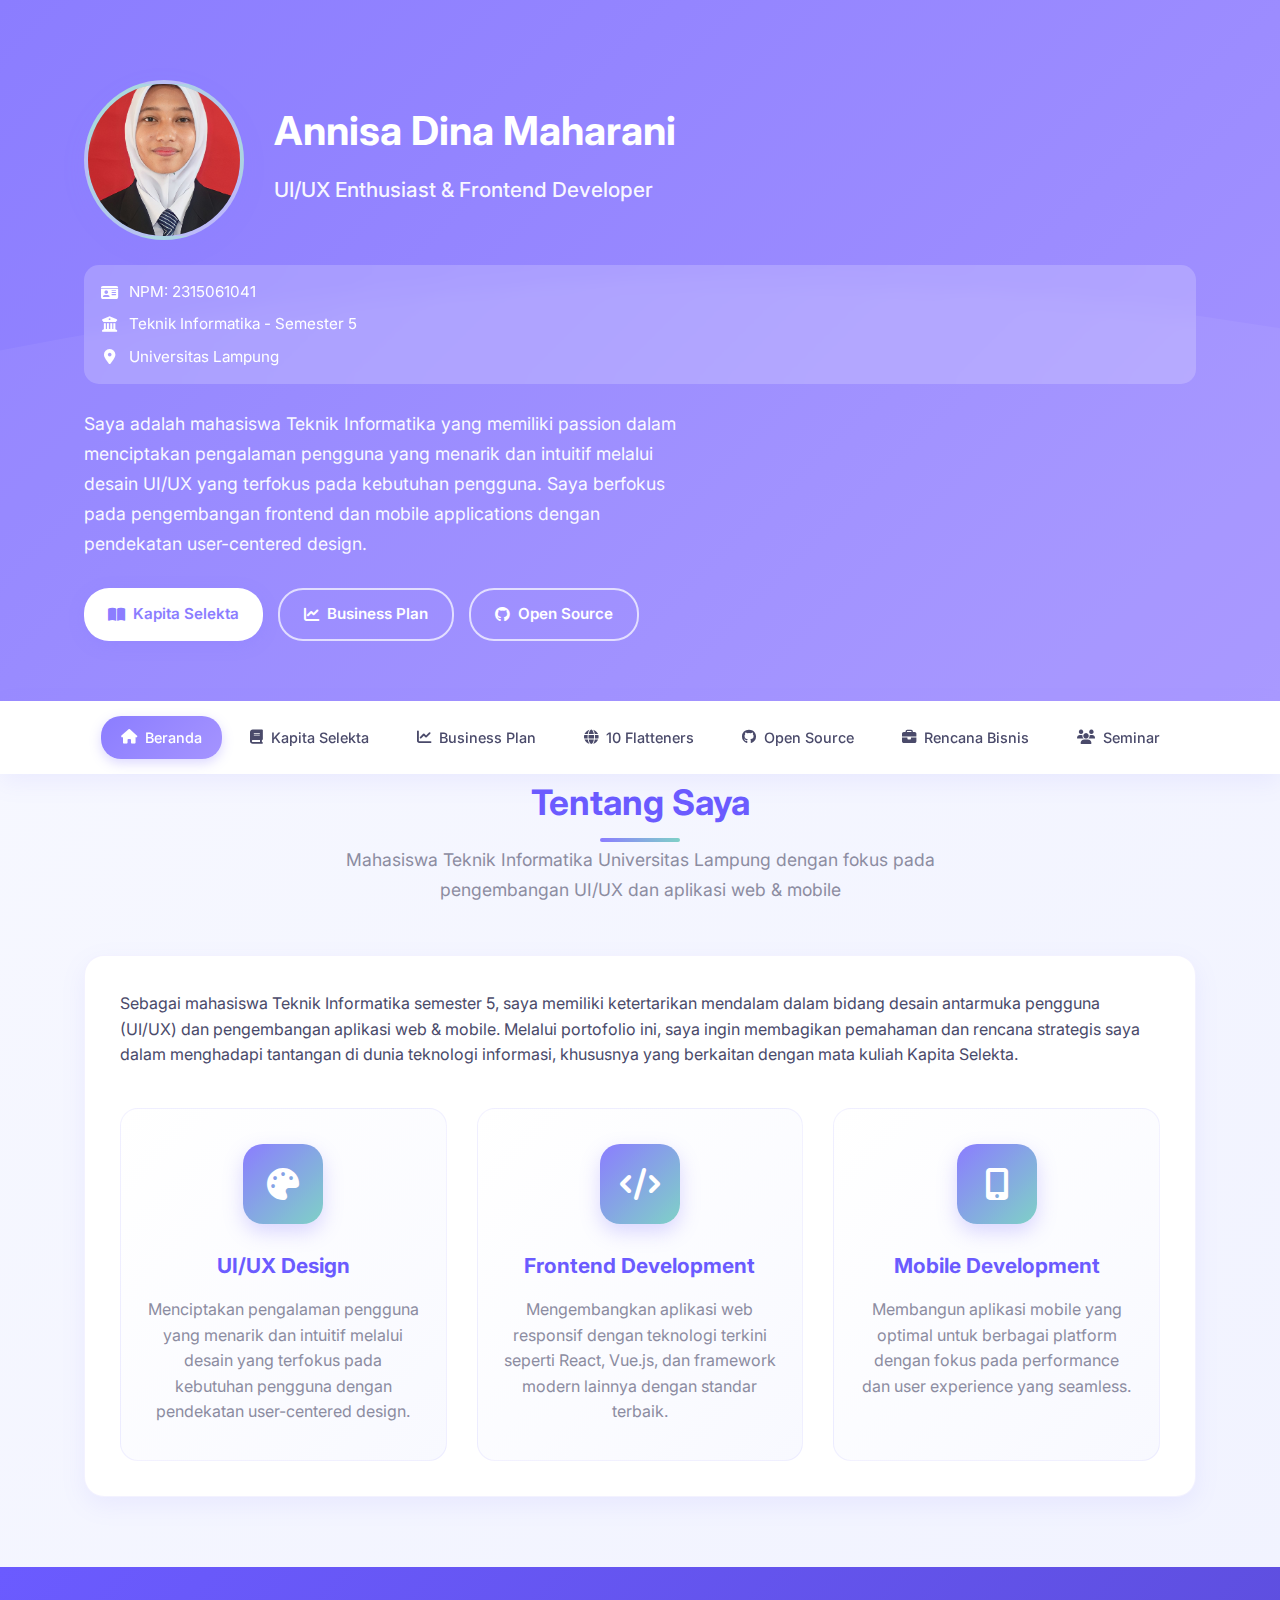
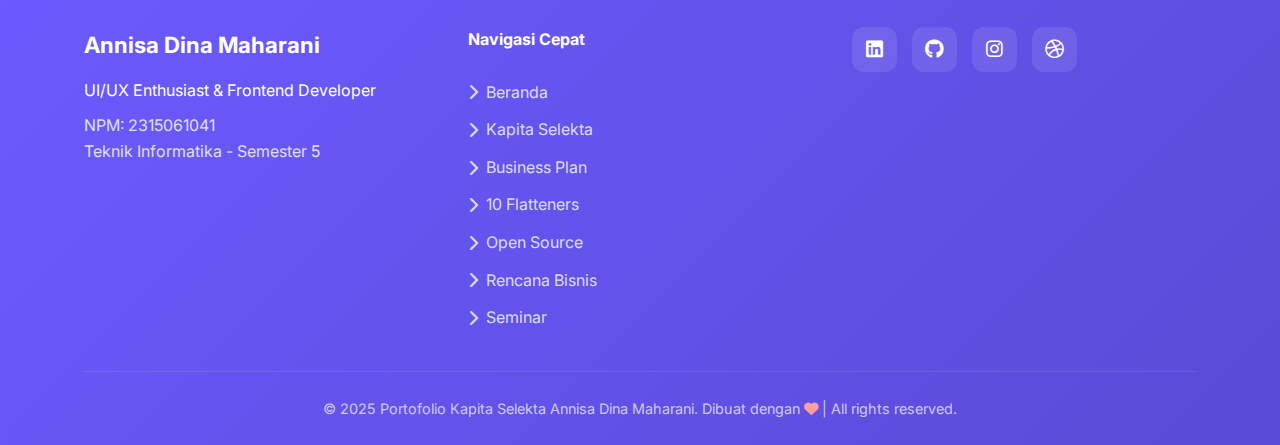
<file: index.html>
<!DOCTYPE html>
<html lang="id">
<head>
    <meta charset="UTF-8">
    <meta name="viewport" content="width=device-width, initial-scale=1.0">
    <title>Beranda | Portofolio Annisa Dina Maharani</title>
    <link rel="stylesheet" href="https://cdnjs.cloudflare.com/ajax/libs/font-awesome/6.4.0/css/all.min.css">
    <link href="https://fonts.googleapis.com/css2?family=Inter:wght@300;400;500;600;700&display=swap" rel="stylesheet">
    <style>
        :root {
            --primary: #8B7DFF;
            --primary-light: #A594FF;
            --primary-dark: #6B5BFF;
            --secondary: #FF9E9E;
            --accent: #7FD1C7;
            --light: #F8F9FF;
            --dark: #4A4A6A;
            --gray: #8C8CA1;
            --success: #7FD1C7;
            --warning: #FFD166;
            --danger: #FF9E9E;
            --shadow: 0 8px 25px rgba(139, 125, 255, 0.1);
            --transition: all 0.3s ease;
        }

        * {
            margin: 0;
            padding: 0;
            box-sizing: border-box;
        }

        body {
            font-family: 'Inter', sans-serif;
            line-height: 1.6;
            color: var(--dark);
            background: linear-gradient(135deg, #F8F9FF 0%, #F0F2FF 100%);
            min-height: 100vh;
        }

        .container {
            width: 90%;
            max-width: 1200px;
            margin: 0 auto;
            padding: 0 20px;
        }

        /* Header */
        header {
            background: linear-gradient(135deg, var(--primary) 0%, var(--primary-light) 100%);
            color: white;
            padding: 80px 0 60px;
            position: relative;
            overflow: hidden;
        }

        header::before {
            content: '';
            position: absolute;
            top: 0;
            left: 0;
            width: 100%;
            height: 100%;
            background: url('data:image/svg+xml,<svg xmlns="http://www.w3.org/2000/svg" viewBox="0 0 1000 100" fill="%23ffffff" opacity="0.05"><path d="M500,50 Q550,20 600,50 T700,50 T800,50 T900,50 T1000,50 L1000,100 L0,100 L0,50 Q100,30 200,50 T400,50 T500,50"/></svg>');
            background-size: cover;
        }

        .header-content {
            display: flex;
            align-items: center;
            justify-content: space-between;
            gap: 50px;
            position: relative;
            z-index: 1;
        }

        .profile-section {
            flex: 1;
        }

        .profile-image-container {
            display: flex;
            align-items: center;
            gap: 30px;
            margin-bottom: 25px;
        }

        .profile-image {
            width: 160px;
            height: 160px;
            border-radius: 50%;
            background: linear-gradient(135deg, var(--accent), var(--primary-light));
            display: flex;
            justify-content: center;
            align-items: center;
            border: 4px solid rgba(255, 255, 255, 0.3);
            box-shadow: var(--shadow);
            overflow: hidden;
        }

        .profile-image img {
            width: 100%;
            height: 100%;
            object-fit: cover;
        }

        .profile-text {
            flex: 1;
        }

        h1 {
            font-size: 2.5rem;
            font-weight: 700;
            margin-bottom: 10px;
        }

        .tagline {
            font-size: 1.3rem;
            font-weight: 500;
            margin-bottom: 15px;
            color: rgba(255, 255, 255, 0.95);
        }

        .student-info {
            background: rgba(255, 255, 255, 0.2);
            padding: 15px;
            border-radius: 15px;
            margin-bottom: 25px;
            backdrop-filter: blur(10px);
        }

        .info-item {
            display: flex;
            align-items: center;
            gap: 10px;
            margin-bottom: 8px;
            font-size: 0.95rem;
        }

        .info-item:last-child {
            margin-bottom: 0;
        }

        .info-item i {
            width: 20px;
            text-align: center;
        }

        .intro {
            font-size: 1.1rem;
            margin-bottom: 30px;
            max-width: 600px;
            opacity: 0.95;
            line-height: 1.7;
        }

        .quick-links {
            display: flex;
            gap: 15px;
            flex-wrap: wrap;
        }

        .btn {
            display: inline-flex;
            align-items: center;
            gap: 8px;
            padding: 12px 24px;
            border-radius: 25px;
            text-decoration: none;
            font-weight: 600;
            transition: var(--transition);
            border: none;
            cursor: pointer;
            font-size: 0.95rem;
        }

        .btn-primary {
            background-color: white;
            color: var(--primary);
            box-shadow: 0 4px 15px rgba(139, 125, 255, 0.3);
        }

        .btn-primary:hover {
            background-color: rgba(255, 255, 255, 0.9);
            transform: translateY(-3px);
            box-shadow: 0 8px 25px rgba(139, 125, 255, 0.4);
        }

        .btn-outline {
            background-color: transparent;
            color: white;
            border: 2px solid rgba(255, 255, 255, 0.7);
        }

        .btn-outline:hover {
            background-color: white;
            color: var(--primary);
            transform: translateY(-3px);
        }

        /* Navigation */
        nav {
            background-color: white;
            box-shadow: var(--shadow);
            position: sticky;
            top: 0;
            z-index: 100;
        }

        nav .container {
            display: flex;
            justify-content: center;
            flex-wrap: wrap;
            gap: 8px;
            padding: 15px 0;
        }

        .nav-link {
            padding: 10px 20px;
            text-decoration: none;
            color: var(--dark);
            font-weight: 500;
            border-radius: 20px;
            transition: var(--transition);
            display: flex;
            align-items: center;
            gap: 8px;
            font-size: 0.9rem;
        }

        .nav-link:hover, .nav-link.active {
            background: linear-gradient(135deg, var(--primary), var(--primary-light));
            color: white;
            box-shadow: 0 4px 12px rgba(139, 125, 255, 0.3);
        }

        /* Main Content */
        main {
            padding: 60px 0;
        }

        section {
            margin-bottom: 70px;
        }

        .section-header {
            text-align: center;
            margin-bottom: 50px;
        }

        .section-header h2 {
            font-size: 2.2rem;
            margin-bottom: 15px;
            color: var(--primary-dark);
            position: relative;
            display: inline-block;
        }

        .section-header h2::after {
            content: '';
            position: absolute;
            bottom: -12px;
            left: 50%;
            transform: translateX(-50%);
            width: 80px;
            height: 4px;
            background: linear-gradient(to right, var(--primary), var(--accent));
            border-radius: 2px;
        }

        .section-desc {
            max-width: 700px;
            margin: 0 auto 30px;
            color: var(--gray);
            font-size: 1.1rem;
            line-height: 1.7;
        }

        .card {
            background-color: white;
            border-radius: 20px;
            padding: 35px;
            margin-bottom: 30px;
            box-shadow: var(--shadow);
            transition: var(--transition);
            border: 1px solid rgba(139, 125, 255, 0.1);
        }

        .card:hover {
            transform: translateY(-5px);
            box-shadow: 0 15px 35px rgba(139, 125, 255, 0.15);
        }

        .highlight {
            color: var(--primary);
            font-weight: 600;
        }

        /* Features Grid */
        .features-grid {
            display: grid;
            grid-template-columns: repeat(auto-fit, minmax(280px, 1fr));
            gap: 30px;
            margin-top: 40px;
        }

        .feature {
            text-align: center;
            padding: 35px 25px;
            border-radius: 18px;
            transition: var(--transition);
            background: linear-gradient(135deg, #FFFFFF 0%, #F8F9FF 100%);
            border: 1px solid rgba(139, 125, 255, 0.1);
        }

        .feature:hover {
            transform: translateY(-8px);
            box-shadow: 0 15px 35px rgba(139, 125, 255, 0.15);
        }

        .feature-icon {
            width: 80px;
            height: 80px;
            background: linear-gradient(135deg, var(--primary), var(--accent));
            border-radius: 20px;
            display: flex;
            justify-content: center;
            align-items: center;
            margin: 0 auto 25px;
            color: white;
            font-size: 2rem;
            box-shadow: 0 8px 20px rgba(139, 125, 255, 0.3);
        }

        .feature h3 {
            margin-bottom: 15px;
            color: var(--primary-dark);
            font-size: 1.3rem;
        }

        .feature p {
            color: var(--gray);
            line-height: 1.6;
        }

        /* Footer */
        footer {
            background: linear-gradient(135deg, var(--primary-dark), #5A4BD6);
            color: white;
            padding: 60px 0 25px;
        }

        .footer-content {
            display: grid;
            grid-template-columns: repeat(auto-fit, minmax(250px, 1fr));
            gap: 40px;
            margin-bottom: 40px;
        }

        .footer-info h3 {
            margin-bottom: 15px;
            font-size: 1.4rem;
        }

        .footer-links {
            display: flex;
            flex-direction: column;
            gap: 12px;
        }

        .footer-links a {
            color: rgba(255, 255, 255, 0.8);
            text-decoration: none;
            transition: var(--transition);
            display: flex;
            align-items: center;
            gap: 8px;
        }

        .footer-links a:hover {
            color: white;
            transform: translateX(5px);
        }

        .footer-social {
            display: flex;
            gap: 15px;
        }

        .footer-social a {
            width: 45px;
            height: 45px;
            background: rgba(255, 255, 255, 0.1);
            border-radius: 12px;
            display: flex;
            justify-content: center;
            align-items: center;
            color: white;
            text-decoration: none;
            transition: var(--transition);
            font-size: 1.2rem;
        }

        .footer-social a:hover {
            background: var(--accent);
            transform: translateY(-3px);
            box-shadow: 0 5px 15px rgba(127, 209, 199, 0.4);
        }

        .footer-bottom {
            text-align: center;
            padding-top: 25px;
            border-top: 1px solid rgba(255, 255, 255, 0.1);
            color: rgba(255, 255, 255, 0.7);
            font-size: 0.9rem;
        }

        /* Back to Top Button */
        .back-to-top {
            position: fixed;
            bottom: 30px;
            right: 30px;
            width: 50px;
            height: 50px;
            background: linear-gradient(135deg, var(--primary), var(--accent));
            color: white;
            border: none;
            border-radius: 15px;
            display: flex;
            justify-content: center;
            align-items: center;
            font-size: 1.2rem;
            cursor: pointer;
            box-shadow: 0 5px 20px rgba(139, 125, 255, 0.4);
            transition: var(--transition);
            opacity: 0;
            visibility: hidden;
            z-index: 1000;
        }

        .back-to-top.show {
            opacity: 1;
            visibility: visible;
        }

        .back-to-top:hover {
            transform: translateY(-3px);
            box-shadow: 0 8px 25px rgba(139, 125, 255, 0.5);
        }

        /* Responsive Design */
        @media (max-width: 992px) {
            .header-content {
                flex-direction: column;
                text-align: center;
                gap: 30px;
            }
            
            .profile-image-container {
                flex-direction: column;
                text-align: center;
            }
            
            .profile-text {
                text-align: center;
            }
        }

        @media (max-width: 768px) {
            h1 {
                font-size: 2rem;
            }
            
            .tagline {
                font-size: 1.1rem;
            }
            
            .section-header h2 {
                font-size: 1.8rem;
            }
            
            nav .container {
                justify-content: flex-start;
                overflow-x: auto;
                padding-bottom: 10px;
            }
            
            .nav-link {
                white-space: nowrap;
                font-size: 0.85rem;
                padding: 8px 16px;
            }
            
            .card {
                padding: 25px;
            }
            
            .profile-image {
                width: 140px;
                height: 140px;
            }
        }

        /* Animations */
        @keyframes fadeIn {
            from { opacity: 0; transform: translateY(30px); }
            to { opacity: 1; transform: translateY(0); }
        }

        .fade-in {
            animation: fadeIn 0.8s ease forwards;
        }

        .delay-1 { animation-delay: 0.2s; }
        .delay-2 { animation-delay: 0.4s; }
        .delay-3 { animation-delay: 0.6s; }
    </style>
</head>
<body>
    <!-- Header -->
    <header>
        <div class="container">
            <div class="header-content">
                <div class="profile-section">
                    <div class="profile-image-container">
                        <div class="profile-image">
                            <img src="poto1.jpg" alt="Annisa Dina Maharani" onerror="this.style.display='none'; this.nextElementSibling.style.display='flex'">
                            <i class="fas fa-user-graduate" style="display: none; color: white; font-size: 3rem;"></i>
                        </div>
                        <div class="profile-text">
                            <h1>Annisa Dina Maharani</h1>
                            <p class="tagline">UI/UX Enthusiast & Frontend Developer</p>
                        </div>
                    </div>
                    
                    <div class="student-info">
                        <div class="info-item">
                            <i class="fas fa-id-card"></i>
                            <span>NPM: 2315061041</span>
                        </div>
                        <div class="info-item">
                            <i class="fas fa-university"></i>
                            <span>Teknik Informatika - Semester 5</span>
                        </div>
                        <div class="info-item">
                            <i class="fas fa-map-marker-alt"></i>
                            <span>Universitas Lampung</span>
                        </div>
                    </div>
                    
                    <p class="intro">Saya adalah mahasiswa Teknik Informatika yang memiliki passion dalam menciptakan pengalaman pengguna yang menarik dan intuitif melalui desain UI/UX yang terfokus pada kebutuhan pengguna. Saya berfokus pada pengembangan frontend dan mobile applications dengan pendekatan user-centered design.</p>
                    
                    <div class="quick-links">
                        <a href="kapsel.html" class="btn btn-primary">
                            <i class="fas fa-book-open"></i> Kapita Selekta
                        </a>
                        <a href="business-plan.html" class="btn btn-outline">
                            <i class="fas fa-chart-line"></i> Business Plan
                        </a>
                        <a href="open-source.html" class="btn btn-outline">
                            <i class="fab fa-github"></i> Open Source
                        </a>
                    </div>
                </div>
            </div>
        </div>
    </header>

    <!-- Navigation -->
    <nav>
        <div class="container">
            <a href="index.html" class="nav-link active">
                <i class="fas fa-home"></i> Beranda
            </a>
            <a href="kapsel.html" class="nav-link">
                <i class="fas fa-book"></i> Kapita Selekta
            </a>
            <a href="business-plan.html" class="nav-link">
                <i class="fas fa-chart-line"></i> Business Plan
            </a>
            <a href="flatteners.html" class="nav-link">
                <i class="fas fa-globe"></i> 10 Flatteners
            </a>
            <a href="open-source.html" class="nav-link">
                <i class="fab fa-github"></i> Open Source
            </a>
            <a href="rencanabisnis.html" class="nav-link">
                <i class="fas fa-briefcase"></i> Rencana Bisnis
            </a>
            <a href="seminar.html" class="nav-link">
                <i class="fas fa-users"></i> Seminar
            </a>
        </div>
    </nav>

    <!-- Main Content -->
    <main class="container">
        <!-- Home Section -->
        <section id="home" class="fade-in">
            <div class="section-header">
                <h2>Tentang Saya</h2>
                <p class="section-desc">Mahasiswa Teknik Informatika Universitas Lampung dengan fokus pada pengembangan UI/UX dan aplikasi web & mobile</p>
            </div>
            
            <div class="card">
                <p>Sebagai mahasiswa Teknik Informatika semester 5, saya memiliki ketertarikan mendalam dalam bidang desain antarmuka pengguna (UI/UX) dan pengembangan aplikasi web & mobile. Melalui portofolio ini, saya ingin membagikan pemahaman dan rencana strategis saya dalam menghadapi tantangan di dunia teknologi informasi, khususnya yang berkaitan dengan mata kuliah Kapita Selekta.</p>
                
                <div class="features-grid">
                    <div class="feature fade-in delay-1">
                        <div class="feature-icon">
                            <i class="fas fa-palette"></i>
                        </div>
                        <h3>UI/UX Design</h3>
                        <p>Menciptakan pengalaman pengguna yang menarik dan intuitif melalui desain yang terfokus pada kebutuhan pengguna dengan pendekatan user-centered design.</p>
                    </div>
                    <div class="feature fade-in delay-2">
                        <div class="feature-icon">
                            <i class="fas fa-code"></i>
                        </div>
                        <h3>Frontend Development</h3>
                        <p>Mengembangkan aplikasi web responsif dengan teknologi terkini seperti React, Vue.js, dan framework modern lainnya dengan standar terbaik.</p>
                    </div>
                    <div class="feature fade-in delay-3">
                        <div class="feature-icon">
                            <i class="fas fa-mobile-alt"></i>
                        </div>
                        <h3>Mobile Development</h3>
                        <p>Membangun aplikasi mobile yang optimal untuk berbagai platform dengan fokus pada performance dan user experience yang seamless.</p>
                    </div>
                </div>
            </div>
        </section>
    </main>

    <!-- Footer -->
    <footer>
        <div class="container">
            <div class="footer-content">
                <div class="footer-info">
                    <h3>Annisa Dina Maharani</h3>
                    <p>UI/UX Enthusiast & Frontend Developer</p>
                    <p style="margin-top: 10px; opacity: 0.8;">NPM: 2315061041<br>Teknik Informatika - Semester 5</p>
                </div>
                <div class="footer-links">
                    <h4 style="margin-bottom: 15px; color: white;">Navigasi Cepat</h4>
                    <a href="index.html"><i class="fas fa-chevron-right"></i> Beranda</a>
                    <a href="kapsel.html"><i class="fas fa-chevron-right"></i> Kapita Selekta</a>
                    <a href="business-plan.html"><i class="fas fa-chevron-right"></i> Business Plan</a>
                    <a href="flatteners.html"><i class="fas fa-chevron-right"></i> 10 Flatteners</a>
                    <a href="open-source.html"><i class="fas fa-chevron-right"></i> Open Source</a>
                    <a href="rencanabisnis.html"><i class="fas fa-chevron-right"></i> Rencana Bisnis</a>
                    <a href="seminar.html"><i class="fas fa-chevron-right"></i> Seminar</a>
                </div>
                <div class="footer-social">
                    <a href="#"><i class="fab fa-linkedin"></i></a>
                    <a href="#"><i class="fab fa-github"></i></a>
                    <a href="#"><i class="fab fa-instagram"></i></a>
                    <a href="#"><i class="fab fa-dribbble"></i></a>
                </div>
            </div>
            <div class="footer-bottom">
                <p>&copy; 2025 Portofolio Kapita Selekta Annisa Dina Maharani. Dibuat dengan <i class="fas fa-heart" style="color: var(--secondary);"></i> | All rights reserved.</p>
            </div>
        </div>
    </footer>

    <!-- Back to Top Button -->
    <button id="backToTop" class="back-to-top">
        <i class="fas fa-chevron-up"></i>
    </button>

    <script>
        // Back to top button functionality
        const backToTopButton = document.getElementById('backToTop');
        
        window.addEventListener('scroll', () => {
            if (window.pageYOffset > 300) {
                backToTopButton.classList.add('show');
            } else {
                backToTopButton.classList.remove('show');
            }
        });
        
        backToTopButton.addEventListener('click', () => {
            window.scrollTo({
                top: 0,
                behavior: 'smooth'
            });
        });
        
        // Navigation active state
        const navLinks = document.querySelectorAll('.nav-link');
        const currentPage = window.location.pathname.split('/').pop() || 'index.html';
        
        navLinks.forEach(link => {
            if (link.getAttribute('href') === currentPage) {
                link.classList.add('active');
            }
            
            link.addEventListener('click', function() {
                navLinks.forEach(l => l.classList.remove('active'));
                this.classList.add('active');
            });
        });

        // Add animation on scroll
        const observerOptions = {
            threshold: 0.1,
            rootMargin: '0px 0px -50px 0px'
        };

        const observer = new IntersectionObserver((entries) => {
            entries.forEach(entry => {
                if (entry.isIntersecting) {
                    entry.target.style.animation = 'fadeIn 0.8s ease forwards';
                }
            });
        }, observerOptions);

        // Observe all cards and features
        document.addEventListener('DOMContentLoaded', () => {
            const elementsToAnimate = document.querySelectorAll('.card, .feature');
            elementsToAnimate.forEach(el => {
                observer.observe(el);
            });
        });

        // Handle image loading error
        document.addEventListener('DOMContentLoaded', function() {
            const profileImage = document.querySelector('.profile-image img');
            if (profileImage) {
                profileImage.onerror = function() {
                    this.style.display = 'none';
                    const fallbackIcon = this.nextElementSibling;
                    if (fallbackIcon) {
                        fallbackIcon.style.display = 'flex';
                    }
                };
            }
        });
    </script>
</body>
</html>
</file>
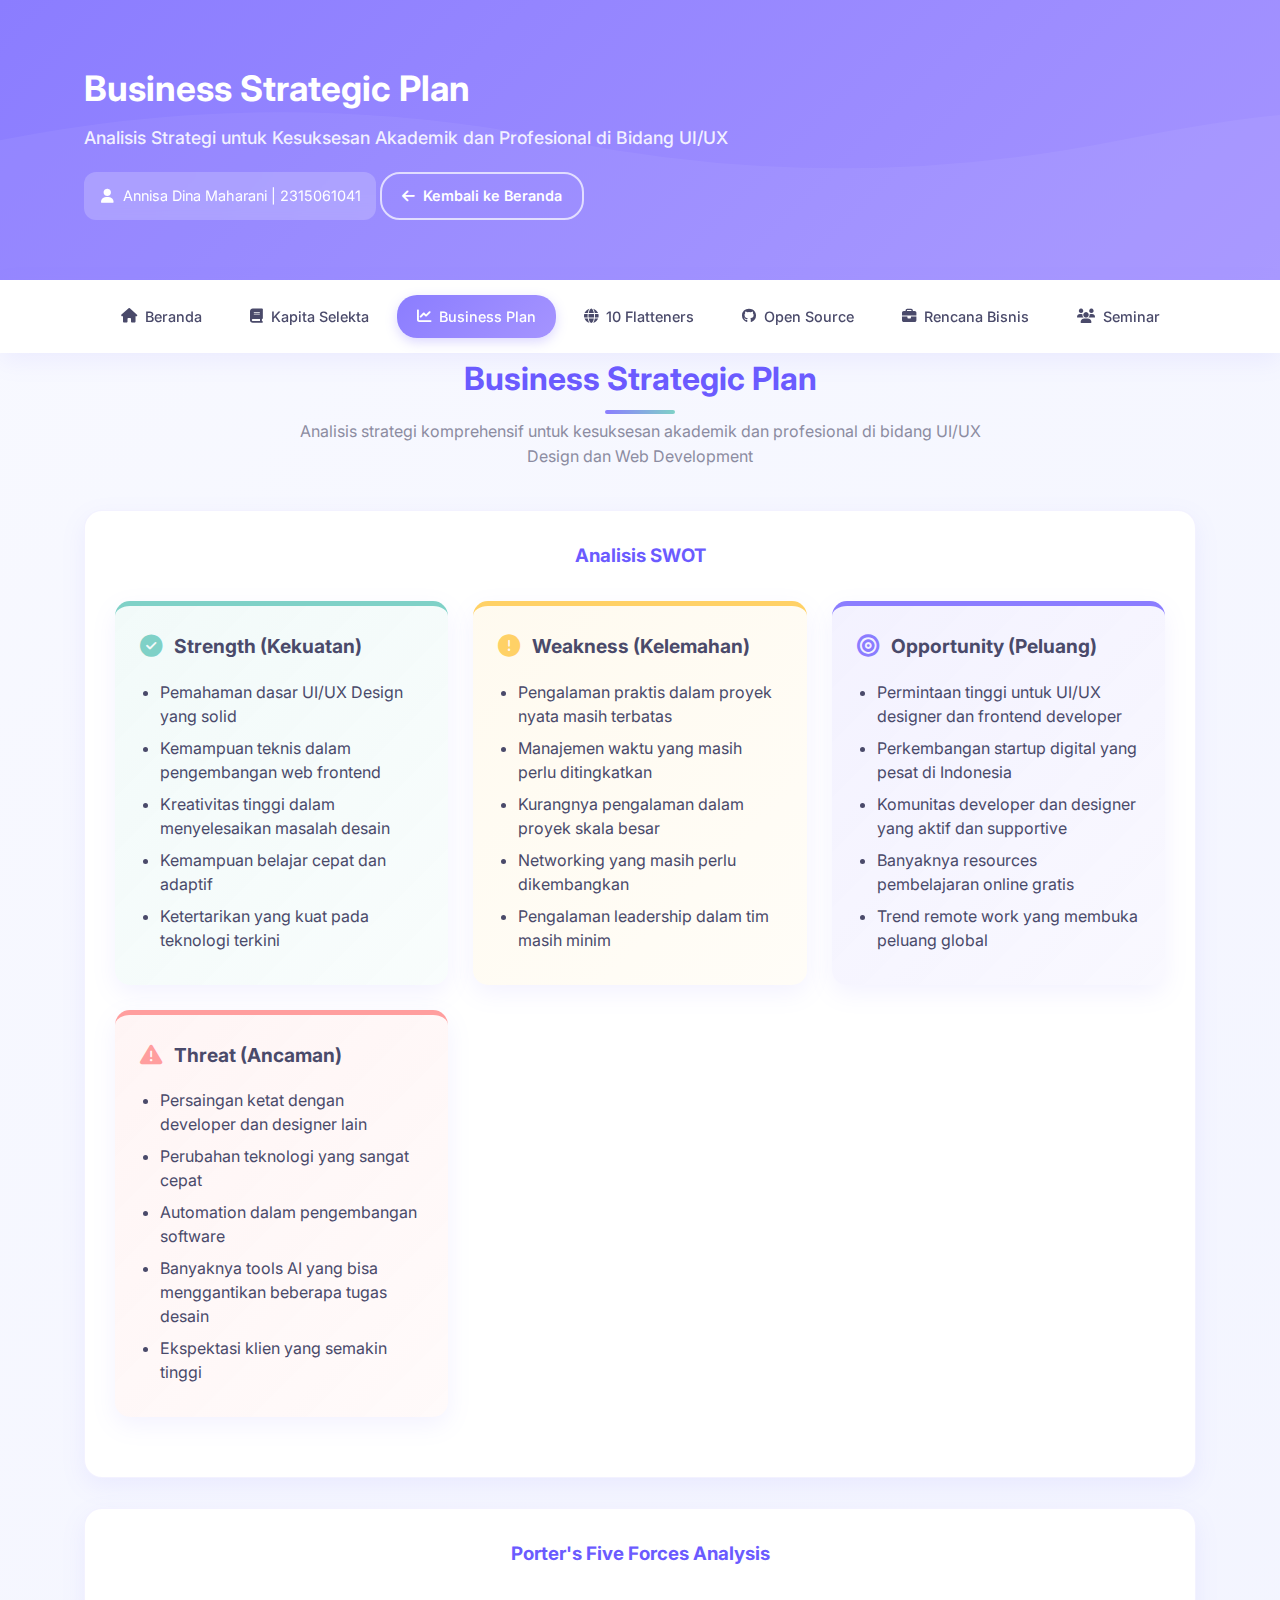
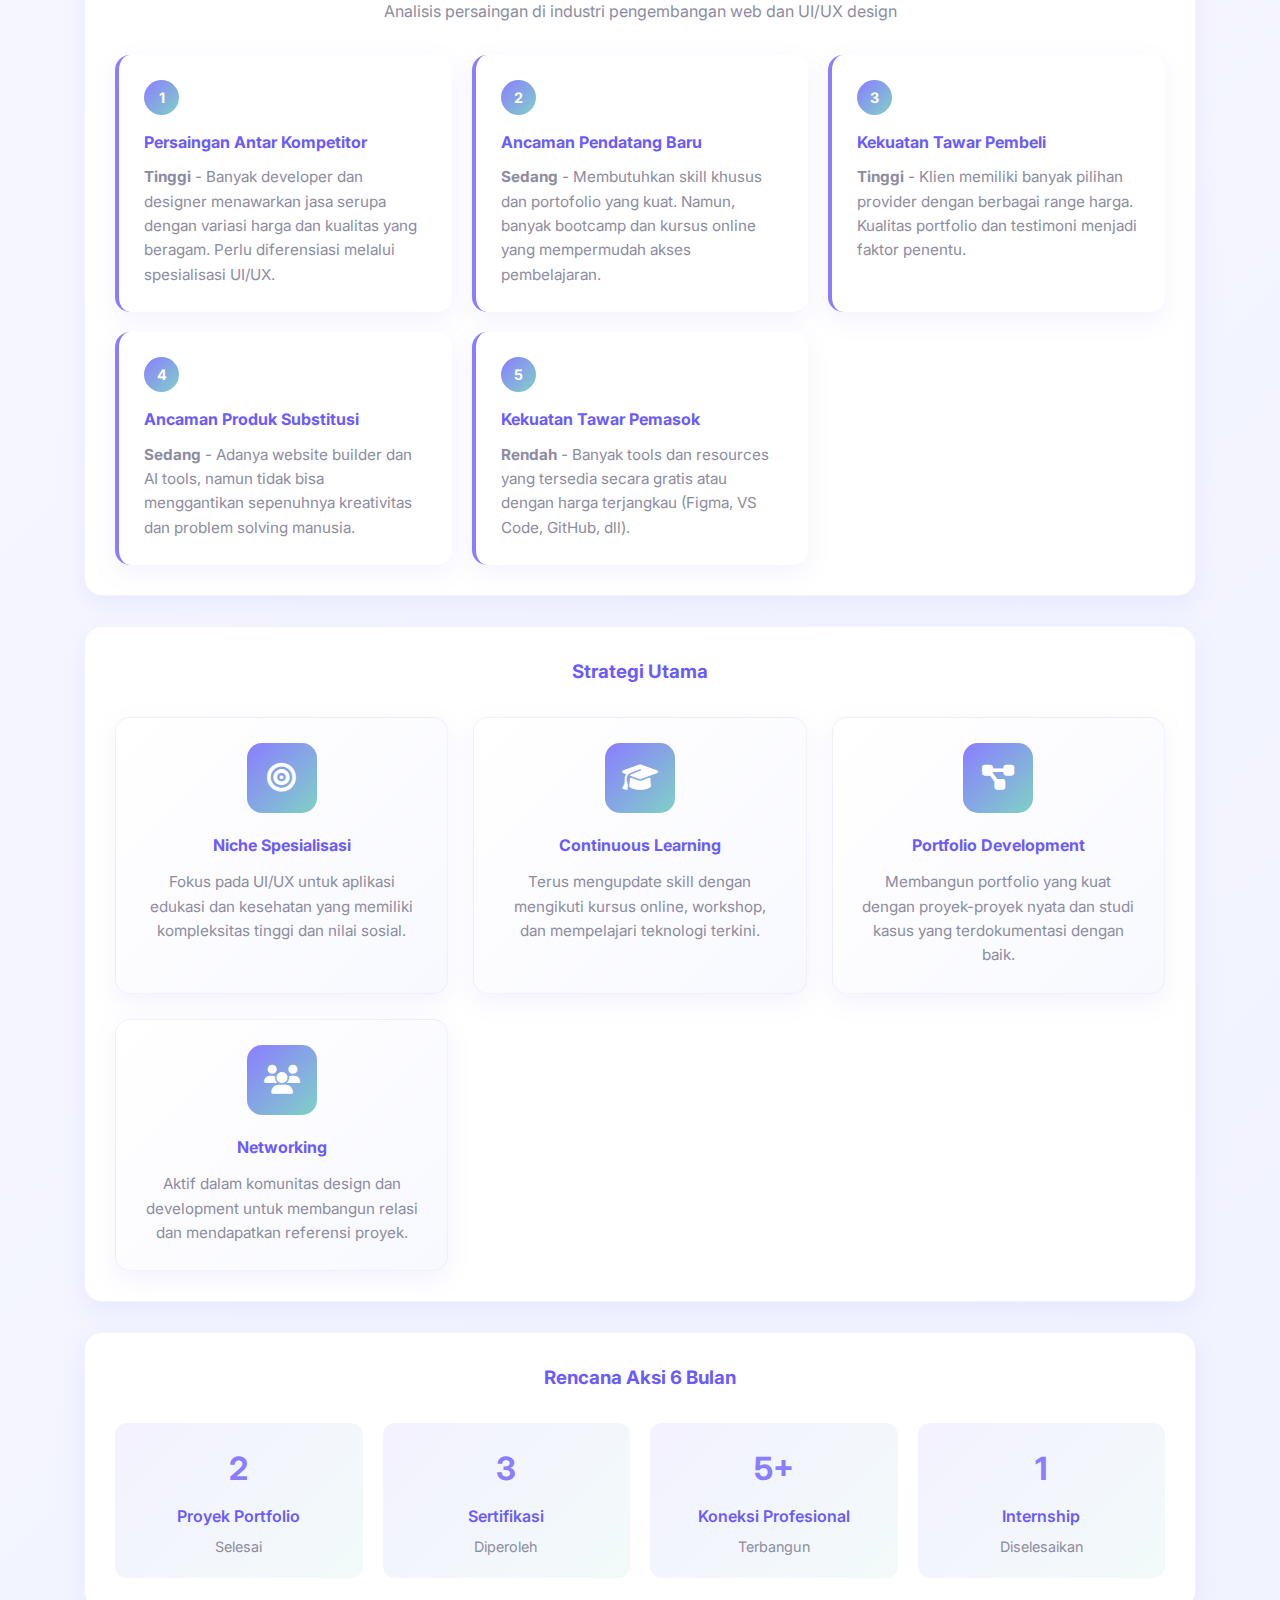
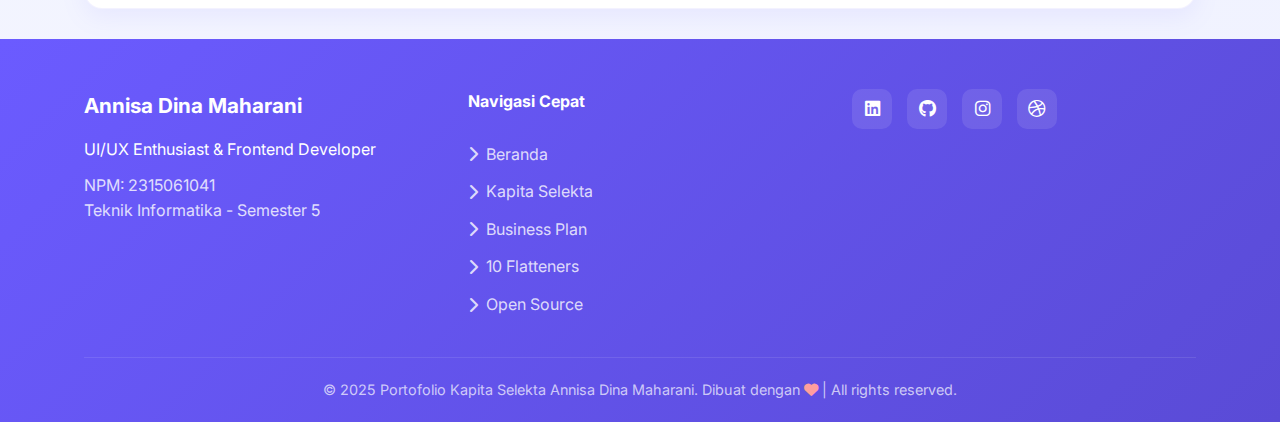
<file: business-plan.html>
<!DOCTYPE html>
<html lang="id">
<head>
    <meta charset="UTF-8">
    <meta name="viewport" content="width=device-width, initial-scale=1.0">
    <title>Business Plan | Portofolio Annisa Dina Maharani</title>
    <link rel="stylesheet" href="https://cdnjs.cloudflare.com/ajax/libs/font-awesome/6.4.0/css/all.min.css">
    <link href="https://fonts.googleapis.com/css2?family=Inter:wght@300;400;500;600;700&display=swap" rel="stylesheet">
    <style>
        /* CSS sama seperti sebelumnya */
        :root {
            --primary: #8B7DFF;
            --primary-light: #A594FF;
            --primary-dark: #6B5BFF;
            --secondary: #FF9E9E;
            --accent: #7FD1C7;
            --light: #F8F9FF;
            --dark: #4A4A6A;
            --gray: #8C8CA1;
            --success: #7FD1C7;
            --warning: #FFD166;
            --danger: #FF9E9E;
            --shadow: 0 8px 25px rgba(139, 125, 255, 0.1);
            --transition: all 0.3s ease;
        }

        * {
            margin: 0;
            padding: 0;
            box-sizing: border-box;
        }

        body {
            font-family: 'Inter', sans-serif;
            line-height: 1.6;
            color: var(--dark);
            background: linear-gradient(135deg, #F8F9FF 0%, #F0F2FF 100%);
            min-height: 100vh;
        }

        .container {
            width: 90%;
            max-width: 1200px;
            margin: 0 auto;
            padding: 0 20px;
        }

        /* Header */
        header {
            background: linear-gradient(135deg, var(--primary) 0%, var(--primary-light) 100%);
            color: white;
            padding: 60px 0 40px;
            position: relative;
            overflow: hidden;
        }

        header::before {
            content: '';
            position: absolute;
            top: 0;
            left: 0;
            width: 100%;
            height: 100%;
            background: url('data:image/svg+xml,<svg xmlns="http://www.w3.org/2000/svg" viewBox="0 0 1000 100" fill="%23ffffff" opacity="0.05"><path d="M500,50 Q550,20 600,50 T700,50 T800,50 T900,50 T1000,50 L1000,100 L0,100 L0,50 Q100,30 200,50 T400,50 T500,50"/></svg>');
            background-size: cover;
        }

        .header-content {
            display: flex;
            align-items: center;
            justify-content: space-between;
            gap: 40px;
            position: relative;
            z-index: 1;
        }

        .profile-info {
            flex: 1;
        }

        h1 {
            font-size: 2.2rem;
            font-weight: 700;
            margin-bottom: 8px;
        }

        .page-title {
            font-size: 1.1rem;
            font-weight: 500;
            margin-bottom: 20px;
            color: rgba(255, 255, 255, 0.9);
        }

        .student-info {
            background: rgba(255, 255, 255, 0.2);
            padding: 12px 15px;
            border-radius: 12px;
            margin-bottom: 20px;
            backdrop-filter: blur(10px);
            display: inline-block;
        }

        .info-item {
            display: flex;
            align-items: center;
            gap: 8px;
            font-size: 0.9rem;
        }

        .info-item i {
            width: 16px;
            text-align: center;
        }

        .btn {
            display: inline-flex;
            align-items: center;
            gap: 8px;
            padding: 10px 20px;
            border-radius: 20px;
            text-decoration: none;
            font-weight: 600;
            transition: var(--transition);
            border: none;
            cursor: pointer;
            font-size: 0.9rem;
        }

        .btn-outline {
            background-color: transparent;
            color: white;
            border: 2px solid rgba(255, 255, 255, 0.7);
        }

        .btn-outline:hover {
            background-color: white;
            color: var(--primary);
            transform: translateY(-2px);
        }

        /* Navigation */
        nav {
            background-color: white;
            box-shadow: var(--shadow);
            position: sticky;
            top: 0;
            z-index: 100;
        }

        nav .container {
            display: flex;
            justify-content: center;
            flex-wrap: wrap;
            gap: 8px;
            padding: 15px 0;
        }

        .nav-link {
            padding: 10px 20px;
            text-decoration: none;
            color: var(--dark);
            font-weight: 500;
            border-radius: 20px;
            transition: var(--transition);
            display: flex;
            align-items: center;
            gap: 8px;
            font-size: 0.9rem;
        }

        .nav-link:hover, .nav-link.active {
            background: linear-gradient(135deg, var(--primary), var(--primary-light));
            color: white;
            box-shadow: 0 4px 12px rgba(139, 125, 255, 0.3);
        }

        /* Main Content */
        main {
            padding: 50px 0;
        }

        .section-header {
            text-align: center;
            margin-bottom: 40px;
        }

        .section-header h2 {
            font-size: 2rem;
            margin-bottom: 15px;
            color: var(--primary-dark);
            position: relative;
            display: inline-block;
        }

        .section-header h2::after {
            content: '';
            position: absolute;
            bottom: -10px;
            left: 50%;
            transform: translateX(-50%);
            width: 70px;
            height: 4px;
            background: linear-gradient(to right, var(--primary), var(--accent));
            border-radius: 2px;
        }

        .section-desc {
            max-width: 700px;
            margin: 0 auto 30px;
            color: var(--gray);
            font-size: 1rem;
            line-height: 1.6;
        }

        .card {
            background-color: white;
            border-radius: 18px;
            padding: 30px;
            margin-bottom: 30px;
            box-shadow: var(--shadow);
            transition: var(--transition);
            border: 1px solid rgba(139, 125, 255, 0.1);
        }

        .card:hover {
            transform: translateY(-5px);
            box-shadow: 0 15px 35px rgba(139, 125, 255, 0.15);
        }

        .highlight {
            color: var(--primary);
            font-weight: 600;
        }

        /* SWOT Grid */
        .swot-grid {
            display: grid;
            grid-template-columns: repeat(auto-fit, minmax(280px, 1fr));
            gap: 25px;
            margin: 30px 0;
        }

        .swot-box {
            padding: 25px;
            border-radius: 15px;
            box-shadow: var(--shadow);
            transition: var(--transition);
            border-top: 5px solid;
        }

        .swot-box:hover {
            transform: translateY(-5px);
        }

        .swot-header {
            display: flex;
            align-items: center;
            gap: 12px;
            margin-bottom: 18px;
        }

        .swot-header i {
            font-size: 1.4rem;
        }

        .swot-box h4 {
            margin-bottom: 0;
            font-size: 1.2rem;
        }

        .swot-box ul {
            padding-left: 20px;
        }

        .swot-box li {
            margin-bottom: 8px;
            line-height: 1.5;
        }

        .strength {
            background: linear-gradient(135deg, rgba(127, 209, 199, 0.1), rgba(127, 209, 199, 0.05));
            border-top-color: var(--success);
        }

        .strength .swot-header i {
            color: var(--success);
        }

        .weakness {
            background: linear-gradient(135deg, rgba(255, 209, 102, 0.1), rgba(255, 209, 102, 0.05));
            border-top-color: var(--warning);
        }

        .weakness .swot-header i {
            color: var(--warning);
        }

        .opportunity {
            background: linear-gradient(135deg, rgba(139, 125, 255, 0.1), rgba(139, 125, 255, 0.05));
            border-top-color: var(--primary);
        }

        .opportunity .swot-header i {
            color: var(--primary);
        }

        .threat {
            background: linear-gradient(135deg, rgba(255, 158, 158, 0.1), rgba(255, 158, 158, 0.05));
            border-top-color: var(--danger);
        }

        .threat .swot-header i {
            color: var(--danger);
        }

        /* Porter's Five Forces */
        .forces-container {
            margin: 40px 0;
        }

        .forces-grid {
            display: grid;
            grid-template-columns: repeat(auto-fit, minmax(300px, 1fr));
            gap: 20px;
        }

        .force-card {
            background: white;
            padding: 25px;
            border-radius: 15px;
            box-shadow: var(--shadow);
            border-left: 4px solid var(--primary);
            transition: var(--transition);
        }

        .force-card:hover {
            transform: translateX(5px);
        }

        .force-number {
            width: 35px;
            height: 35px;
            background: linear-gradient(135deg, var(--primary), var(--accent));
            color: white;
            border-radius: 50%;
            display: flex;
            justify-content: center;
            align-items: center;
            font-weight: 700;
            margin-bottom: 15px;
            font-size: 0.9rem;
        }

        .force-card h4 {
            margin-bottom: 10px;
            color: var(--primary-dark);
        }

        .force-card p {
            color: var(--gray);
            font-size: 0.95rem;
            line-height: 1.6;
        }

        /* Strategy Section */
        .strategy-grid {
            display: grid;
            grid-template-columns: repeat(auto-fit, minmax(250px, 1fr));
            gap: 25px;
            margin-top: 30px;
        }

        .strategy-card {
            background: linear-gradient(135deg, #FFFFFF, #F8F9FF);
            padding: 25px;
            border-radius: 15px;
            text-align: center;
            box-shadow: var(--shadow);
            transition: var(--transition);
            border: 1px solid rgba(139, 125, 255, 0.1);
        }

        .strategy-card:hover {
            transform: translateY(-8px);
            box-shadow: 0 15px 35px rgba(139, 125, 255, 0.15);
        }

        .strategy-icon {
            width: 70px;
            height: 70px;
            background: linear-gradient(135deg, var(--primary), var(--accent));
            border-radius: 15px;
            display: flex;
            justify-content: center;
            align-items: center;
            margin: 0 auto 20px;
            color: white;
            font-size: 1.8rem;
        }

        .strategy-card h4 {
            margin-bottom: 12px;
            color: var(--primary-dark);
        }

        .strategy-card p {
            color: var(--gray);
            font-size: 0.95rem;
            line-height: 1.6;
        }

        /* Footer */
        footer {
            background: linear-gradient(135deg, var(--primary-dark), #5A4BD6);
            color: white;
            padding: 50px 0 20px;
        }

        .footer-content {
            display: grid;
            grid-template-columns: repeat(auto-fit, minmax(250px, 1fr));
            gap: 40px;
            margin-bottom: 40px;
        }

        .footer-info h3 {
            margin-bottom: 15px;
            font-size: 1.3rem;
        }

        .footer-links {
            display: flex;
            flex-direction: column;
            gap: 12px;
        }

        .footer-links a {
            color: rgba(255, 255, 255, 0.8);
            text-decoration: none;
            transition: var(--transition);
            display: flex;
            align-items: center;
            gap: 8px;
        }

        .footer-links a:hover {
            color: white;
            transform: translateX(5px);
        }

        .footer-social {
            display: flex;
            gap: 15px;
        }

        .footer-social a {
            width: 40px;
            height: 40px;
            background: rgba(255, 255, 255, 0.1);
            border-radius: 10px;
            display: flex;
            justify-content: center;
            align-items: center;
            color: white;
            text-decoration: none;
            transition: var(--transition);
            font-size: 1.1rem;
        }

        .footer-social a:hover {
            background: var(--accent);
            transform: translateY(-3px);
            box-shadow: 0 5px 15px rgba(127, 209, 199, 0.4);
        }

        .footer-bottom {
            text-align: center;
            padding-top: 20px;
            border-top: 1px solid rgba(255, 255, 255, 0.1);
            color: rgba(255, 255, 255, 0.7);
            font-size: 0.9rem;
        }

        /* Back to Top Button */
        .back-to-top {
            position: fixed;
            bottom: 30px;
            right: 30px;
            width: 45px;
            height: 45px;
            background: linear-gradient(135deg, var(--primary), var(--accent));
            color: white;
            border: none;
            border-radius: 12px;
            display: flex;
            justify-content: center;
            align-items: center;
            font-size: 1.1rem;
            cursor: pointer;
            box-shadow: 0 5px 15px rgba(139, 125, 255, 0.4);
            transition: var(--transition);
            opacity: 0;
            visibility: hidden;
            z-index: 1000;
        }

        .back-to-top.show {
            opacity: 1;
            visibility: visible;
        }

        .back-to-top:hover {
            transform: translateY(-3px);
            box-shadow: 0 8px 20px rgba(139, 125, 255, 0.5);
        }

        /* Responsive Design */
        @media (max-width: 768px) {
            .header-content {
                flex-direction: column;
                text-align: center;
                gap: 20px;
            }
            
            h1 {
                font-size: 1.8rem;
            }
            
            .section-header h2 {
                font-size: 1.6rem;
            }
            
            nav .container {
                justify-content: flex-start;
                overflow-x: auto;
                padding-bottom: 10px;
            }
            
            .nav-link {
                white-space: nowrap;
                font-size: 0.85rem;
                padding: 8px 16px;
            }
            
            .card {
                padding: 25px;
            }
            
            .swot-grid {
                grid-template-columns: 1fr;
            }
            
            .forces-grid {
                grid-template-columns: 1fr;
            }
        }

        /* Animations */
        @keyframes fadeIn {
            from { opacity: 0; transform: translateY(30px); }
            to { opacity: 1; transform: translateY(0); }
        }

        @keyframes slideInLeft {
            from { opacity: 0; transform: translateX(-30px); }
            to { opacity: 1; transform: translateX(0); }
        }

        .fade-in {
            animation: fadeIn 0.8s ease forwards;
        }

        .slide-in-left {
            animation: slideInLeft 0.8s ease forwards;
        }

        .delay-1 { animation-delay: 0.2s; }
        .delay-2 { animation-delay: 0.4s; }
        .delay-3 { animation-delay: 0.6s; }
    </style>
</head>
<body>
    <!-- Header -->
    <header>
        <div class="container">
            <div class="header-content">
                <div class="profile-info">
                    <h1>Business Strategic Plan</h1>
                    <p class="page-title">Analisis Strategi untuk Kesuksesan Akademik dan Profesional di Bidang UI/UX</p>
                    <div class="student-info">
                        <div class="info-item">
                            <i class="fas fa-user"></i>
                            <span>Annisa Dina Maharani | 2315061041</span>
                        </div>
                    </div>
                    <a href="index.html" class="btn btn-outline">
                        <i class="fas fa-arrow-left"></i> Kembali ke Beranda
                    </a>
                </div>
            </div>
        </div>
    </header>

    <!-- Navigation -->
    <nav>
        <div class="container">
            <a href="index.html" class="nav-link">
                <i class="fas fa-home"></i> Beranda
            </a>
            <a href="kapsel.html" class="nav-link">
                <i class="fas fa-book"></i> Kapita Selekta
            </a>
            <a href="business-plan.html" class="nav-link active">
                <i class="fas fa-chart-line"></i> Business Plan
            </a>
            <a href="flatteners.html" class="nav-link">
                <i class="fas fa-globe"></i> 10 Flatteners
            </a>
            <a href="open-source.html" class="nav-link">
                <i class="fab fa-github"></i> Open Source
            </a>
            <a href="rencanabisnis.html" class="nav-link">
                <i class="fas fa-briefcase"></i> Rencana Bisnis
            </a>
            <a href="seminar.html" class="nav-link">
                <i class="fas fa-users"></i> Seminar
            </a>
        </div>
    </nav>

    <!-- Main Content -->
    <main class="container">
        <section class="fade-in">
            <div class="section-header">
                <h2>Business Strategic Plan</h2>
                <p class="section-desc">Analisis strategi komprehensif untuk kesuksesan akademik dan profesional di bidang UI/UX Design dan Web Development</p>
            </div>
            
            <!-- SWOT Analysis -->
            <div class="card">
                <h3 style="text-align: center; margin-bottom: 30px; color: var(--primary-dark);">Analisis SWOT</h3>
                
                <div class="swot-grid">
                    <div class="swot-box strength fade-in">
                        <div class="swot-header">
                            <i class="fas fa-check-circle"></i>
                            <h4>Strength (Kekuatan)</h4>
                        </div>
                        <ul>
                            <li>Pemahaman dasar UI/UX Design yang solid</li>
                            <li>Kemampuan teknis dalam pengembangan web frontend</li>
                            <li>Kreativitas tinggi dalam menyelesaikan masalah desain</li>
                            <li>Kemampuan belajar cepat dan adaptif</li>
                            <li>Ketertarikan yang kuat pada teknologi terkini</li>
                        </ul>
                    </div>
                    
                    <div class="swot-box weakness fade-in delay-1">
                        <div class="swot-header">
                            <i class="fas fa-exclamation-circle"></i>
                            <h4>Weakness (Kelemahan)</h4>
                        </div>
                        <ul>
                            <li>Pengalaman praktis dalam proyek nyata masih terbatas</li>
                            <li>Manajemen waktu yang masih perlu ditingkatkan</li>
                            <li>Kurangnya pengalaman dalam proyek skala besar</li>
                            <li>Networking yang masih perlu dikembangkan</li>
                            <li>Pengalaman leadership dalam tim masih minim</li>
                        </ul>
                    </div>
                    
                    <div class="swot-box opportunity fade-in delay-2">
                        <div class="swot-header">
                            <i class="fas fa-bullseye"></i>
                            <h4>Opportunity (Peluang)</h4>
                        </div>
                        <ul>
                            <li>Permintaan tinggi untuk UI/UX designer dan frontend developer</li>
                            <li>Perkembangan startup digital yang pesat di Indonesia</li>
                            <li>Komunitas developer dan designer yang aktif dan supportive</li>
                            <li>Banyaknya resources pembelajaran online gratis</li>
                            <li>Trend remote work yang membuka peluang global</li>
                        </ul>
                    </div>
                    
                    <div class="swot-box threat fade-in delay-3">
                        <div class="swot-header">
                            <i class="fas fa-exclamation-triangle"></i>
                            <h4>Threat (Ancaman)</h4>
                        </div>
                        <ul>
                            <li>Persaingan ketat dengan developer dan designer lain</li>
                            <li>Perubahan teknologi yang sangat cepat</li>
                            <li>Automation dalam pengembangan software</li>
                            <li>Banyaknya tools AI yang bisa menggantikan beberapa tugas desain</li>
                            <li>Ekspektasi klien yang semakin tinggi</li>
                        </ul>
                    </div>
                </div>
            </div>

            <!-- Porter's Five Forces -->
            <div class="card fade-in">
                <h3 style="text-align: center; margin-bottom: 30px; color: var(--primary-dark);">Porter's Five Forces Analysis</h3>
                <p style="text-align: center; margin-bottom: 30px; color: var(--gray);">Analisis persaingan di industri pengembangan web dan UI/UX design</p>
                
                <div class="forces-grid">
                    <div class="force-card slide-in-left">
                        <div class="force-number">1</div>
                        <h4>Persaingan Antar Kompetitor</h4>
                        <p><strong>Tinggi</strong> - Banyak developer dan designer menawarkan jasa serupa dengan variasi harga dan kualitas yang beragam. Perlu diferensiasi melalui spesialisasi UI/UX.</p>
                    </div>
                    
                    <div class="force-card slide-in-left delay-1">
                        <div class="force-number">2</div>
                        <h4>Ancaman Pendatang Baru</h4>
                        <p><strong>Sedang</strong> - Membutuhkan skill khusus dan portofolio yang kuat. Namun, banyak bootcamp dan kursus online yang mempermudah akses pembelajaran.</p>
                    </div>
                    
                    <div class="force-card slide-in-left delay-2">
                        <div class="force-number">3</div>
                        <h4>Kekuatan Tawar Pembeli</h4>
                        <p><strong>Tinggi</strong> - Klien memiliki banyak pilihan provider dengan berbagai range harga. Kualitas portfolio dan testimoni menjadi faktor penentu.</p>
                    </div>
                    
                    <div class="force-card slide-in-left delay-3">
                        <div class="force-number">4</div>
                        <h4>Ancaman Produk Substitusi</h4>
                        <p><strong>Sedang</strong> - Adanya website builder dan AI tools, namun tidak bisa menggantikan sepenuhnya kreativitas dan problem solving manusia.</p>
                    </div>
                    
                    <div class="force-card slide-in-left">
                        <div class="force-number">5</div>
                        <h4>Kekuatan Tawar Pemasok</h4>
                        <p><strong>Rendah</strong> - Banyak tools dan resources yang tersedia secara gratis atau dengan harga terjangkau (Figma, VS Code, GitHub, dll).</p>
                    </div>
                </div>
            </div>

            <!-- Strategic Focus -->
            <div class="card fade-in">
                <h3 style="text-align: center; margin-bottom: 30px; color: var(--primary-dark);">Strategi Utama</h3>
                
                <div class="strategy-grid">
                    <div class="strategy-card fade-in">
                        <div class="strategy-icon">
                            <i class="fas fa-bullseye"></i>
                        </div>
                        <h4>Niche Spesialisasi</h4>
                        <p>Fokus pada UI/UX untuk aplikasi edukasi dan kesehatan yang memiliki kompleksitas tinggi dan nilai sosial.</p>
                    </div>
                    
                    <div class="strategy-card fade-in delay-1">
                        <div class="strategy-icon">
                            <i class="fas fa-graduation-cap"></i>
                        </div>
                        <h4>Continuous Learning</h4>
                        <p>Terus mengupdate skill dengan mengikuti kursus online, workshop, dan mempelajari teknologi terkini.</p>
                    </div>
                    
                    <div class="strategy-card fade-in delay-2">
                        <div class="strategy-icon">
                            <i class="fas fa-project-diagram"></i>
                        </div>
                        <h4>Portfolio Development</h4>
                        <p>Membangun portfolio yang kuat dengan proyek-proyek nyata dan studi kasus yang terdokumentasi dengan baik.</p>
                    </div>
                    
                    <div class="strategy-card fade-in delay-3">
                        <div class="strategy-icon">
                            <i class="fas fa-users"></i>
                        </div>
                        <h4>Networking</h4>
                        <p>Aktif dalam komunitas design dan development untuk membangun relasi dan mendapatkan referensi proyek.</p>
                    </div>
                </div>
            </div>

            <!-- Action Plan -->
            <div class="card fade-in">
                <h3 style="text-align: center; margin-bottom: 30px; color: var(--primary-dark);">Rencana Aksi 6 Bulan</h3>
                
                <div style="display: grid; grid-template-columns: repeat(auto-fit, minmax(200px, 1fr)); gap: 20px;">
                    <div style="text-align: center; padding: 20px; background: linear-gradient(135deg, rgba(139, 125, 255, 0.1), rgba(127, 209, 199, 0.1)); border-radius: 12px;">
                        <div style="font-size: 2rem; color: var(--primary); font-weight: 700; margin-bottom: 10px;">2</div>
                        <div style="color: var(--primary-dark); font-weight: 600;">Proyek Portfolio</div>
                        <div style="color: var(--gray); font-size: 0.9rem; margin-top: 5px;">Selesai</div>
                    </div>
                    
                    <div style="text-align: center; padding: 20px; background: linear-gradient(135deg, rgba(139, 125, 255, 0.1), rgba(127, 209, 199, 0.1)); border-radius: 12px;">
                        <div style="font-size: 2rem; color: var(--primary); font-weight: 700; margin-bottom: 10px;">3</div>
                        <div style="color: var(--primary-dark); font-weight: 600;">Sertifikasi</div>
                        <div style="color: var(--gray); font-size: 0.9rem; margin-top: 5px;">Diperoleh</div>
                    </div>
                    
                    <div style="text-align: center; padding: 20px; background: linear-gradient(135deg, rgba(139, 125, 255, 0.1), rgba(127, 209, 199, 0.1)); border-radius: 12px;">
                        <div style="font-size: 2rem; color: var(--primary); font-weight: 700; margin-bottom: 10px;">5+</div>
                        <div style="color: var(--primary-dark); font-weight: 600;">Koneksi Profesional</div>
                        <div style="color: var(--gray); font-size: 0.9rem; margin-top: 5px;">Terbangun</div>
                    </div>
                    
                    <div style="text-align: center; padding: 20px; background: linear-gradient(135deg, rgba(139, 125, 255, 0.1), rgba(127, 209, 199, 0.1)); border-radius: 12px;">
                        <div style="font-size: 2rem; color: var(--primary); font-weight: 700; margin-bottom: 10px;">1</div>
                        <div style="color: var(--primary-dark); font-weight: 600;">Internship</div>
                        <div style="color: var(--gray); font-size: 0.9rem; margin-top: 5px;">Diselesaikan</div>
                    </div>
                </div>
            </div>
        </section>
    </main>

    <!-- Footer -->
    <footer>
        <div class="container">
            <div class="footer-content">
                <div class="footer-info">
                    <h3>Annisa Dina Maharani</h3>
                    <p>UI/UX Enthusiast & Frontend Developer</p>
                    <p style="margin-top: 10px; opacity: 0.8;">NPM: 2315061041<br>Teknik Informatika - Semester 5</p>
                </div>
                <div class="footer-links">
                    <h4 style="margin-bottom: 15px; color: white;">Navigasi Cepat</h4>
                    <a href="index.html"><i class="fas fa-chevron-right"></i> Beranda</a>
                    <a href="kapsel.html"><i class="fas fa-chevron-right"></i> Kapita Selekta</a>
                    <a href="business-plan.html"><i class="fas fa-chevron-right"></i> Business Plan</a>
                    <a href="flatteners.html"><i class="fas fa-chevron-right"></i> 10 Flatteners</a>
                    <a href="open-source.html"><i class="fas fa-chevron-right"></i> Open Source</a>
                </div>
                <div class="footer-social">
                    <a href="#"><i class="fab fa-linkedin"></i></a>
                    <a href="#"><i class="fab fa-github"></i></a>
                    <a href="#"><i class="fab fa-instagram"></i></a>
                    <a href="#"><i class="fab fa-dribbble"></i></a>
                </div>
            </div>
            <div class="footer-bottom">
                <p>&copy; 2025 Portofolio Kapita Selekta Annisa Dina Maharani. Dibuat dengan <i class="fas fa-heart" style="color: var(--secondary);"></i> | All rights reserved.</p>
            </div>
        </div>
    </footer>

    <!-- Back to Top Button -->
    <button id="backToTop" class="back-to-top">
        <i class="fas fa-chevron-up"></i>
    </button>

    <script>
        // Back to top button functionality
        const backToTopButton = document.getElementById('backToTop');
        
        window.addEventListener('scroll', () => {
            if (window.pageYOffset > 300) {
                backToTopButton.classList.add('show');
            } else {
                backToTopButton.classList.remove('show');
            }
        });
        
        backToTopButton.addEventListener('click', () => {
            window.scrollTo({
                top: 0,
                behavior: 'smooth'
            });
        });
        
        // Navigation active state
        const navLinks = document.querySelectorAll('.nav-link');
        const currentPage = window.location.pathname.split('/').pop() || 'business-plan.html';
        
        navLinks.forEach(link => {
            if (link.getAttribute('href') === currentPage) {
                link.classList.add('active');
            }
            
            link.addEventListener('click', function() {
                navLinks.forEach(l => l.classList.remove('active'));
                this.classList.add('active');
            });
        });

        // Add animation on scroll
        const observerOptions = {
            threshold: 0.1,
            rootMargin: '0px 0px -50px 0px'
        };

        const observer = new IntersectionObserver((entries) => {
            entries.forEach(entry => {
                if (entry.isIntersecting) {
                    entry.target.style.animation = 'fadeIn 0.8s ease forwards';
                }
            });
        }, observerOptions);

        // Observe all cards and elements
        document.addEventListener('DOMContentLoaded', () => {
            const elementsToAnimate = document.querySelectorAll('.card, .swot-box, .force-card, .strategy-card');
            elementsToAnimate.forEach(el => {
                observer.observe(el);
            });
        });
    </script>
</body>
</html>
</file>
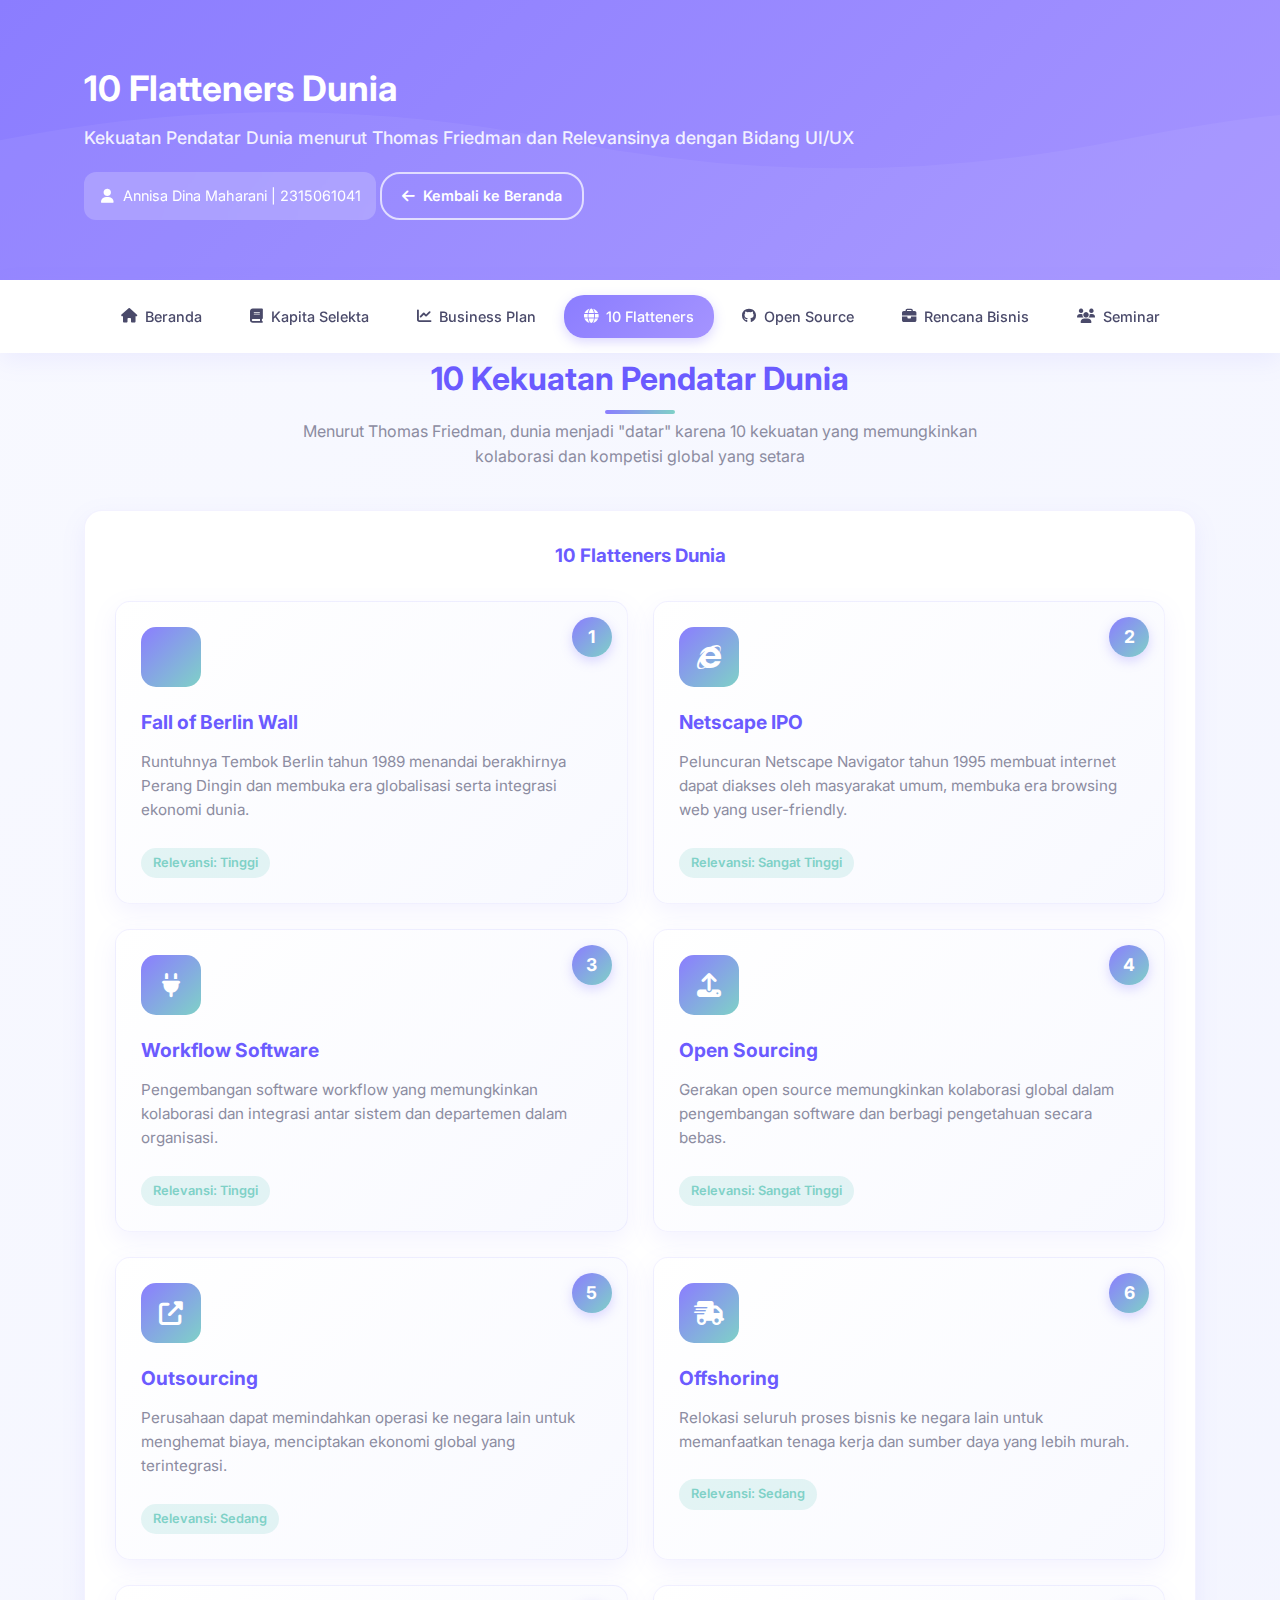
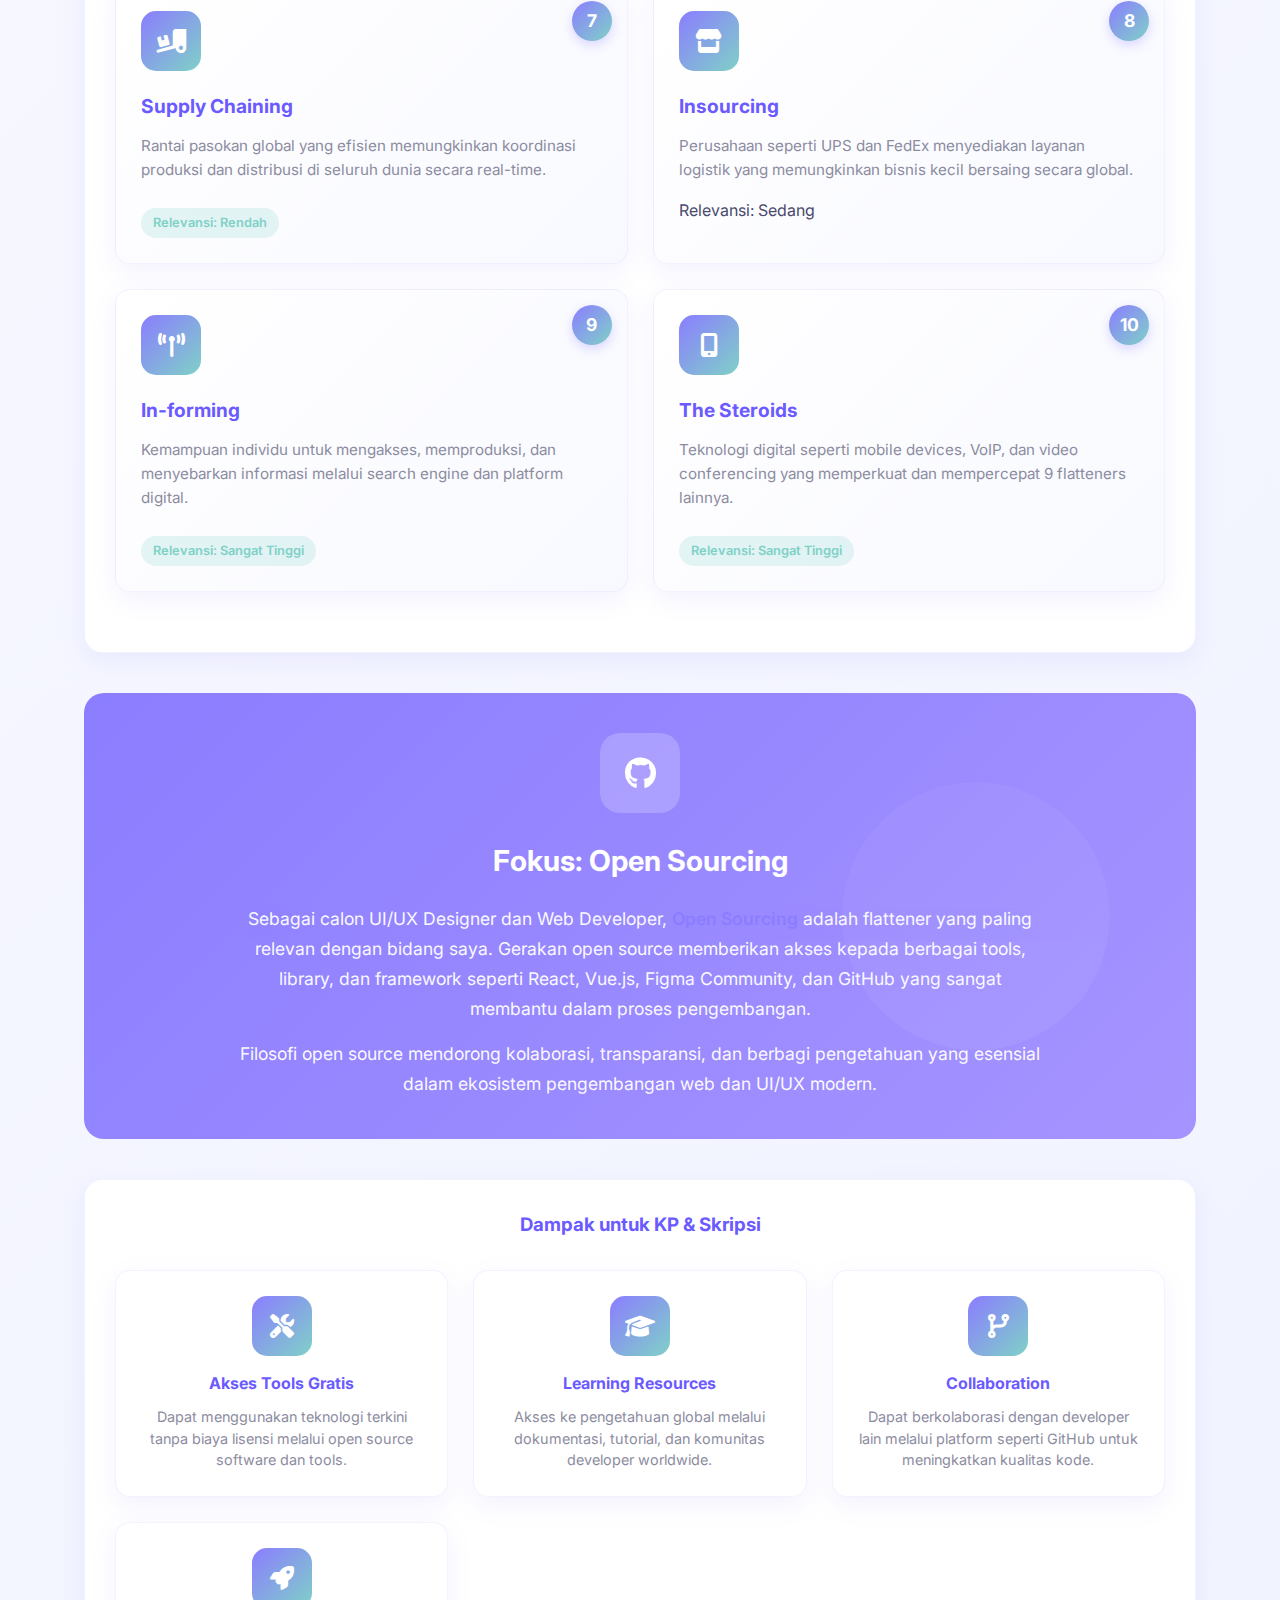
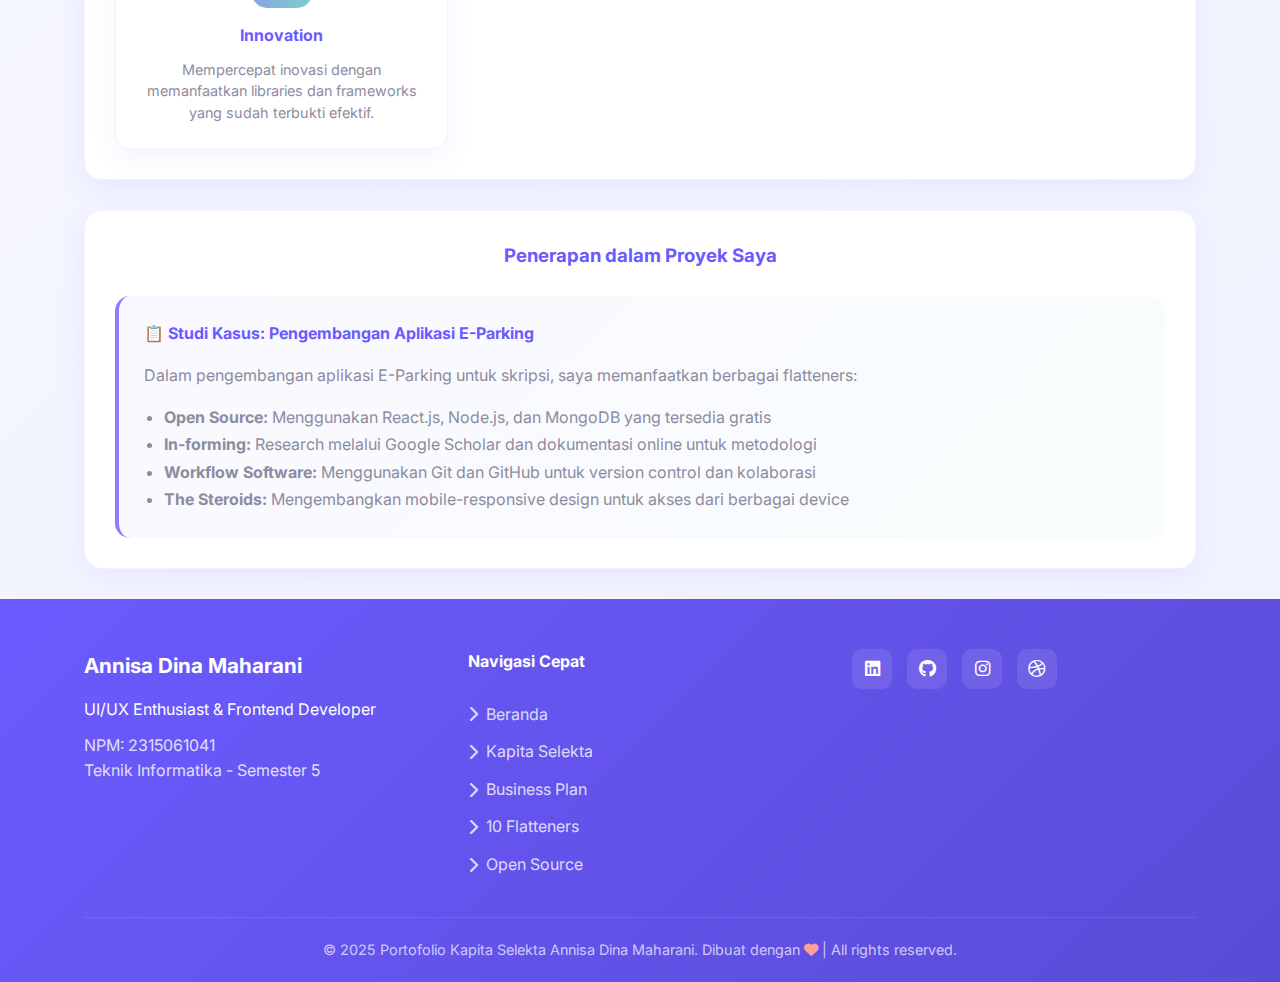
<file: flatteners.html>
<!DOCTYPE html>
<html lang="id">
<head>
    <meta charset="UTF-8">
    <meta name="viewport" content="width=device-width, initial-scale=1.0">
    <title>10 Flatteners | Portofolio Annisa Dina Maharani</title>
    <link rel="stylesheet" href="https://cdnjs.cloudflare.com/ajax/libs/font-awesome/6.4.0/css/all.min.css">
    <link href="https://fonts.googleapis.com/css2?family=Inter:wght@300;400;500;600;700&display=swap" rel="stylesheet">
    <style>
        :root {
            --primary: #8B7DFF;
            --primary-light: #A594FF;
            --primary-dark: #6B5BFF;
            --secondary: #FF9E9E;
            --accent: #7FD1C7;
            --light: #F8F9FF;
            --dark: #4A4A6A;
            --gray: #8C8CA1;
            --success: #7FD1C7;
            --warning: #FFD166;
            --danger: #FF9E9E;
            --shadow: 0 8px 25px rgba(139, 125, 255, 0.1);
            --transition: all 0.3s ease;
        }

        * {
            margin: 0;
            padding: 0;
            box-sizing: border-box;
        }

        body {
            font-family: 'Inter', sans-serif;
            line-height: 1.6;
            color: var(--dark);
            background: linear-gradient(135deg, #F8F9FF 0%, #F0F2FF 100%);
            min-height: 100vh;
        }

        .container {
            width: 90%;
            max-width: 1200px;
            margin: 0 auto;
            padding: 0 20px;
        }

        /* Header */
        header {
            background: linear-gradient(135deg, var(--primary) 0%, var(--primary-light) 100%);
            color: white;
            padding: 60px 0 40px;
            position: relative;
            overflow: hidden;
        }

        header::before {
            content: '';
            position: absolute;
            top: 0;
            left: 0;
            width: 100%;
            height: 100%;
            background: url('data:image/svg+xml,<svg xmlns="http://www.w3.org/2000/svg" viewBox="0 0 1000 100" fill="%23ffffff" opacity="0.05"><path d="M500,50 Q550,20 600,50 T700,50 T800,50 T900,50 T1000,50 L1000,100 L0,100 L0,50 Q100,30 200,50 T400,50 T500,50"/></svg>');
            background-size: cover;
        }

        .header-content {
            display: flex;
            align-items: center;
            justify-content: space-between;
            gap: 40px;
            position: relative;
            z-index: 1;
        }

        .profile-info {
            flex: 1;
        }

        h1 {
            font-size: 2.2rem;
            font-weight: 700;
            margin-bottom: 8px;
        }

        .page-title {
            font-size: 1.1rem;
            font-weight: 500;
            margin-bottom: 20px;
            color: rgba(255, 255, 255, 0.9);
        }

        .student-info {
            background: rgba(255, 255, 255, 0.2);
            padding: 12px 15px;
            border-radius: 12px;
            margin-bottom: 20px;
            backdrop-filter: blur(10px);
            display: inline-block;
        }

        .info-item {
            display: flex;
            align-items: center;
            gap: 8px;
            font-size: 0.9rem;
        }

        .info-item i {
            width: 16px;
            text-align: center;
        }

        .btn {
            display: inline-flex;
            align-items: center;
            gap: 8px;
            padding: 10px 20px;
            border-radius: 20px;
            text-decoration: none;
            font-weight: 600;
            transition: var(--transition);
            border: none;
            cursor: pointer;
            font-size: 0.9rem;
        }

        .btn-outline {
            background-color: transparent;
            color: white;
            border: 2px solid rgba(255, 255, 255, 0.7);
        }

        .btn-outline:hover {
            background-color: white;
            color: var(--primary);
            transform: translateY(-2px);
        }

        /* Navigation */
        nav {
            background-color: white;
            box-shadow: var(--shadow);
            position: sticky;
            top: 0;
            z-index: 100;
        }

        nav .container {
            display: flex;
            justify-content: center;
            flex-wrap: wrap;
            gap: 8px;
            padding: 15px 0;
        }

        .nav-link {
            padding: 10px 20px;
            text-decoration: none;
            color: var(--dark);
            font-weight: 500;
            border-radius: 20px;
            transition: var(--transition);
            display: flex;
            align-items: center;
            gap: 8px;
            font-size: 0.9rem;
        }

        .nav-link:hover, .nav-link.active {
            background: linear-gradient(135deg, var(--primary), var(--primary-light));
            color: white;
            box-shadow: 0 4px 12px rgba(139, 125, 255, 0.3);
        }

        /* Main Content */
        main {
            padding: 50px 0;
        }

        .section-header {
            text-align: center;
            margin-bottom: 40px;
        }

        .section-header h2 {
            font-size: 2rem;
            margin-bottom: 15px;
            color: var(--primary-dark);
            position: relative;
            display: inline-block;
        }

        .section-header h2::after {
            content: '';
            position: absolute;
            bottom: -10px;
            left: 50%;
            transform: translateX(-50%);
            width: 70px;
            height: 4px;
            background: linear-gradient(to right, var(--primary), var(--accent));
            border-radius: 2px;
        }

        .section-desc {
            max-width: 700px;
            margin: 0 auto 30px;
            color: var(--gray);
            font-size: 1rem;
            line-height: 1.6;
        }

        .card {
            background-color: white;
            border-radius: 18px;
            padding: 30px;
            margin-bottom: 30px;
            box-shadow: var(--shadow);
            transition: var(--transition);
            border: 1px solid rgba(139, 125, 255, 0.1);
        }

        .card:hover {
            transform: translateY(-5px);
            box-shadow: 0 15px 35px rgba(139, 125, 255, 0.15);
        }

        .highlight {
            color: var(--primary);
            font-weight: 600;
        }

        /* Flatteners Grid */
        .flatteners-grid {
            display: grid;
            grid-template-columns: repeat(auto-fit, minmax(350px, 1fr));
            gap: 25px;
            margin: 30px 0;
        }

        .flattener-card {
            background: linear-gradient(135deg, #FFFFFF, #F8F9FF);
            padding: 25px;
            border-radius: 15px;
            box-shadow: var(--shadow);
            transition: var(--transition);
            border: 1px solid rgba(139, 125, 255, 0.1);
            position: relative;
            overflow: hidden;
        }

        .flattener-card:hover {
            transform: translateY(-8px);
            box-shadow: 0 15px 35px rgba(139, 125, 255, 0.15);
        }

        .flattener-number {
            position: absolute;
            top: 15px;
            right: 15px;
            width: 40px;
            height: 40px;
            background: linear-gradient(135deg, var(--primary), var(--accent));
            color: white;
            border-radius: 50%;
            display: flex;
            justify-content: center;
            align-items: center;
            font-weight: 700;
            font-size: 1.1rem;
            box-shadow: 0 4px 12px rgba(139, 125, 255, 0.3);
        }

        .flattener-icon {
            width: 60px;
            height: 60px;
            background: linear-gradient(135deg, var(--primary), var(--accent));
            border-radius: 15px;
            display: flex;
            justify-content: center;
            align-items: center;
            color: white;
            font-size: 1.5rem;
            margin-bottom: 20px;
        }

        .flattener-card h4 {
            margin-bottom: 12px;
            color: var(--primary-dark);
            font-size: 1.2rem;
        }

        .flattener-card p {
            color: var(--gray);
            font-size: 0.95rem;
            line-height: 1.6;
            margin-bottom: 15px;
        }

        .relevance-badge {
            display: inline-block;
            padding: 5px 12px;
            background: rgba(127, 209, 199, 0.2);
            color: var(--success);
            border-radius: 20px;
            font-size: 0.8rem;
            font-weight: 600;
            margin-top: 10px;
        }

        /* Focus Section */
        .focus-section {
            background: linear-gradient(135deg, var(--primary), var(--primary-light));
            color: white;
            padding: 40px;
            border-radius: 20px;
            margin: 40px 0;
            position: relative;
            overflow: hidden;
        }

        .focus-section::before {
            content: '';
            position: absolute;
            top: 0;
            left: 0;
            width: 100%;
            height: 100%;
            background: url('data:image/svg+xml,<svg xmlns="http://www.w3.org/2000/svg" viewBox="0 0 1000 100" fill="%23ffffff" opacity="0.05"><circle cx="200" cy="50" r="30"/><circle cx="500" cy="30" r="20"/><circle cx="800" cy="70" r="25"/></svg>');
            background-size: cover;
        }

        .focus-content {
            position: relative;
            z-index: 1;
            text-align: center;
        }

        .focus-icon {
            width: 80px;
            height: 80px;
            background: rgba(255, 255, 255, 0.2);
            border-radius: 20px;
            display: flex;
            justify-content: center;
            align-items: center;
            margin: 0 auto 25px;
            color: white;
            font-size: 2rem;
            backdrop-filter: blur(10px);
        }

        .focus-content h3 {
            margin-bottom: 20px;
            font-size: 1.8rem;
        }

        .focus-content p {
            font-size: 1.1rem;
            line-height: 1.7;
            opacity: 0.95;
            max-width: 800px;
            margin: 0 auto;
        }

        /* Impact Section */
        .impact-grid {
            display: grid;
            grid-template-columns: repeat(auto-fit, minmax(250px, 1fr));
            gap: 25px;
            margin-top: 30px;
        }

        .impact-card {
            background: white;
            padding: 25px;
            border-radius: 15px;
            text-align: center;
            box-shadow: var(--shadow);
            transition: var(--transition);
            border: 1px solid rgba(139, 125, 255, 0.1);
        }

        .impact-card:hover {
            transform: translateY(-5px);
        }

        .impact-icon {
            width: 60px;
            height: 60px;
            background: linear-gradient(135deg, var(--primary), var(--accent));
            border-radius: 15px;
            display: flex;
            justify-content: center;
            align-items: center;
            margin: 0 auto 15px;
            color: white;
            font-size: 1.5rem;
        }

        .impact-card h4 {
            margin-bottom: 10px;
            color: var(--primary-dark);
        }

        .impact-card p {
            color: var(--gray);
            font-size: 0.9rem;
            line-height: 1.5;
        }

        /* Footer */
        footer {
            background: linear-gradient(135deg, var(--primary-dark), #5A4BD6);
            color: white;
            padding: 50px 0 20px;
        }

        .footer-content {
            display: grid;
            grid-template-columns: repeat(auto-fit, minmax(250px, 1fr));
            gap: 40px;
            margin-bottom: 40px;
        }

        .footer-info h3 {
            margin-bottom: 15px;
            font-size: 1.3rem;
        }

        .footer-links {
            display: flex;
            flex-direction: column;
            gap: 12px;
        }

        .footer-links a {
            color: rgba(255, 255, 255, 0.8);
            text-decoration: none;
            transition: var(--transition);
            display: flex;
            align-items: center;
            gap: 8px;
        }

        .footer-links a:hover {
            color: white;
            transform: translateX(5px);
        }

        .footer-social {
            display: flex;
            gap: 15px;
        }

        .footer-social a {
            width: 40px;
            height: 40px;
            background: rgba(255, 255, 255, 0.1);
            border-radius: 10px;
            display: flex;
            justify-content: center;
            align-items: center;
            color: white;
            text-decoration: none;
            transition: var(--transition);
            font-size: 1.1rem;
        }

        .footer-social a:hover {
            background: var(--accent);
            transform: translateY(-3px);
            box-shadow: 0 5px 15px rgba(127, 209, 199, 0.4);
        }

        .footer-bottom {
            text-align: center;
            padding-top: 20px;
            border-top: 1px solid rgba(255, 255, 255, 0.1);
            color: rgba(255, 255, 255, 0.7);
            font-size: 0.9rem;
        }

        /* Back to Top Button */
        .back-to-top {
            position: fixed;
            bottom: 30px;
            right: 30px;
            width: 45px;
            height: 45px;
            background: linear-gradient(135deg, var(--primary), var(--accent));
            color: white;
            border: none;
            border-radius: 12px;
            display: flex;
            justify-content: center;
            align-items: center;
            font-size: 1.1rem;
            cursor: pointer;
            box-shadow: 0 5px 15px rgba(139, 125, 255, 0.4);
            transition: var(--transition);
            opacity: 0;
            visibility: hidden;
            z-index: 1000;
        }

        .back-to-top.show {
            opacity: 1;
            visibility: visible;
        }

        .back-to-top:hover {
            transform: translateY(-3px);
            box-shadow: 0 8px 20px rgba(139, 125, 255, 0.5);
        }

        /* Responsive Design */
        @media (max-width: 768px) {
            .header-content {
                flex-direction: column;
                text-align: center;
                gap: 20px;
            }
            
            h1 {
                font-size: 1.8rem;
            }
            
            .section-header h2 {
                font-size: 1.6rem;
            }
            
            nav .container {
                justify-content: flex-start;
                overflow-x: auto;
                padding-bottom: 10px;
            }
            
            .nav-link {
                white-space: nowrap;
                font-size: 0.85rem;
                padding: 8px 16px;
            }
            
            .card {
                padding: 25px;
            }
            
            .flatteners-grid {
                grid-template-columns: 1fr;
            }
            
            .focus-section {
                padding: 30px 20px;
            }
            
            .impact-grid {
                grid-template-columns: 1fr;
            }
        }

        /* Animations */
        @keyframes fadeIn {
            from { opacity: 0; transform: translateY(30px); }
            to { opacity: 1; transform: translateY(0); }
        }

        @keyframes slideInLeft {
            from { opacity: 0; transform: translateX(-30px); }
            to { opacity: 1; transform: translateX(0); }
        }

        .fade-in {
            animation: fadeIn 0.8s ease forwards;
        }

        .slide-in-left {
            animation: slideInLeft 0.8s ease forwards;
        }

        .delay-1 { animation-delay: 0.2s; }
        .delay-2 { animation-delay: 0.4s; }
        .delay-3 { animation-delay: 0.6s; }
    </style>
</head>
<body>
    <!-- Header -->
    <header>
        <div class="container">
            <div class="header-content">
                <div class="profile-info">
                    <h1>10 Flatteners Dunia</h1>
                    <p class="page-title">Kekuatan Pendatar Dunia menurut Thomas Friedman dan Relevansinya dengan Bidang UI/UX</p>
                    <div class="student-info">
                        <div class="info-item">
                            <i class="fas fa-user"></i>
                            <span>Annisa Dina Maharani | 2315061041</span>
                        </div>
                    </div>
                    <a href="index.html" class="btn btn-outline">
                        <i class="fas fa-arrow-left"></i> Kembali ke Beranda
                    </a>
                </div>
            </div>
        </div>
    </header>

    <!-- Navigation -->
    <nav>
        <div class="container">
            <a href="index.html" class="nav-link">
                <i class="fas fa-home"></i> Beranda
            </a>
            <a href="kapsel.html" class="nav-link">
                <i class="fas fa-book"></i> Kapita Selekta
            </a>
            <a href="business-plan.html" class="nav-link">
                <i class="fas fa-chart-line"></i> Business Plan
            </a>
            <a href="flatteners.html" class="nav-link active">
                <i class="fas fa-globe"></i> 10 Flatteners
            </a>
            <a href="open-source.html" class="nav-link">
                <i class="fab fa-github"></i> Open Source
            </a>
            <a href="rencanabisnis.html" class="nav-link">
                <i class="fas fa-briefcase"></i> Rencana Bisnis
            </a>
            <a href="seminar.html" class="nav-link">
                <i class="fas fa-users"></i> Seminar
            </a>
        </div>
    </nav>

    <!-- Main Content -->
    <main class="container">
        <section class="fade-in">
            <div class="section-header">
                <h2>10 Kekuatan Pendatar Dunia</h2>
                <p class="section-desc">Menurut Thomas Friedman, dunia menjadi "datar" karena 10 kekuatan yang memungkinkan kolaborasi dan kompetisi global yang setara</p>
            </div>
            
            <!-- 10 Flatteners Grid -->
            <div class="card">
                <h3 style="text-align: center; margin-bottom: 30px; color: var(--primary-dark);">10 Flatteners Dunia</h3>
                
                <div class="flatteners-grid">
                    <!-- Flattener 1 -->
                    <div class="flattener-card fade-in">
                        <div class="flattener-number">1</div>
                        <div class="flattener-icon">
                            <i class="fas fa-wall"></i>
                        </div>
                        <h4>Fall of Berlin Wall</h4>
                        <p>Runtuhnya Tembok Berlin tahun 1989 menandai berakhirnya Perang Dingin dan membuka era globalisasi serta integrasi ekonomi dunia.</p>
                        <div class="relevance-badge">Relevansi: Tinggi</div>
                    </div>
                    
                    <!-- Flattener 2 -->
                    <div class="flattener-card fade-in delay-1">
                        <div class="flattener-number">2</div>
                        <div class="flattener-icon">
                            <i class="fab fa-internet-explorer"></i>
                        </div>
                        <h4>Netscape IPO</h4>
                        <p>Peluncuran Netscape Navigator tahun 1995 membuat internet dapat diakses oleh masyarakat umum, membuka era browsing web yang user-friendly.</p>
                        <div class="relevance-badge">Relevansi: Sangat Tinggi</div>
                    </div>
                    
                    <!-- Flattener 3 -->
                    <div class="flattener-card fade-in delay-2">
                        <div class="flattener-number">3</div>
                        <div class="flattener-icon">
                            <i class="fas fa-plug"></i>
                        </div>
                        <h4>Workflow Software</h4>
                        <p>Pengembangan software workflow yang memungkinkan kolaborasi dan integrasi antar sistem dan departemen dalam organisasi.</p>
                        <div class="relevance-badge">Relevansi: Tinggi</div>
                    </div>
                    
                    <!-- Flattener 4 -->
                    <div class="flattener-card fade-in delay-3">
                        <div class="flattener-number">4</div>
                        <div class="flattener-icon">
                            <i class="fas fa-upload"></i>
                        </div>
                        <h4>Open Sourcing</h4>
                        <p>Gerakan open source memungkinkan kolaborasi global dalam pengembangan software dan berbagi pengetahuan secara bebas.</p>
                        <div class="relevance-badge">Relevansi: Sangat Tinggi</div>
                    </div>
                    
                    <!-- Flattener 5 -->
                    <div class="flattener-card fade-in">
                        <div class="flattener-number">5</div>
                        <div class="flattener-icon">
                            <i class="fas fa-external-link-alt"></i>
                        </div>
                        <h4>Outsourcing</h4>
                        <p>Perusahaan dapat memindahkan operasi ke negara lain untuk menghemat biaya, menciptakan ekonomi global yang terintegrasi.</p>
                        <div class="relevance-badge">Relevansi: Sedang</div>
                    </div>
                    
                    <!-- Flattener 6 -->
                    <div class="flattener-card fade-in delay-1">
                        <div class="flattener-number">6</div>
                        <div class="flattener-icon">
                            <i class="fas fa-shipping-fast"></i>
                        </div>
                        <h4>Offshoring</h4>
                        <p>Relokasi seluruh proses bisnis ke negara lain untuk memanfaatkan tenaga kerja dan sumber daya yang lebih murah.</p>
                        <div class="relevance-badge">Relevansi: Sedang</div>
                    </div>
                    
                    <!-- Flattener 7 -->
                    <div class="flattener-card fade-in delay-2">
                        <div class="flattener-number">7</div>
                        <div class="flattener-icon">
                            <i class="fas fa-truck-loading"></i>
                        </div>
                        <h4>Supply Chaining</h4>
                        <p>Rantai pasokan global yang efisien memungkinkan koordinasi produksi dan distribusi di seluruh dunia secara real-time.</p>
                        <div class="relevance-badge">Relevansi: Rendah</div>
                    </div>
                    
                    <!-- Flattener 8 -->
                    <div class="flattener-card fade-in delay-3">
                        <div class="flattener-number">8</div>
                        <div class="flattener-icon">
                            <i class="fas fa-store"></i>
                        </div>
                        <h4>Insourcing</h4>
                        <p>Perusahaan seperti UPS dan FedEx menyediakan layanan logistik yang memungkinkan bisnis kecil bersaing secara global.</p>
                        <div class="relevansi-badge">Relevansi: Sedang</div>
                    </div>
                    
                    <!-- Flattener 9 -->
                    <div class="flattener-card fade-in">
                        <div class="flattener-number">9</div>
                        <div class="flattener-icon">
                            <i class="fas fa-broadcast-tower"></i>
                        </div>
                        <h4>In-forming</h4>
                        <p>Kemampuan individu untuk mengakses, memproduksi, dan menyebarkan informasi melalui search engine dan platform digital.</p>
                        <div class="relevance-badge">Relevansi: Sangat Tinggi</div>
                    </div>
                    
                    <!-- Flattener 10 -->
                    <div class="flattener-card fade-in delay-1">
                        <div class="flattener-number">10</div>
                        <div class="flattener-icon">
                            <i class="fas fa-mobile-alt"></i>
                        </div>
                        <h4>The Steroids</h4>
                        <p>Teknologi digital seperti mobile devices, VoIP, dan video conferencing yang memperkuat dan mempercepat 9 flatteners lainnya.</p>
                        <div class="relevance-badge">Relevansi: Sangat Tinggi</div>
                    </div>
                </div>
            </div>

            <!-- Focus on Open Source -->
            <div class="focus-section fade-in">
                <div class="focus-content">
                    <div class="focus-icon">
                        <i class="fab fa-github"></i>
                    </div>
                    <h3>Fokus: Open Sourcing</h3>
                    <p>Sebagai calon UI/UX Designer dan Web Developer, <span class="highlight">Open Sourcing</span> adalah flattener yang paling relevan dengan bidang saya. Gerakan open source memberikan akses kepada berbagai tools, library, dan framework seperti React, Vue.js, Figma Community, dan GitHub yang sangat membantu dalam proses pengembangan.</p>
                    <p style="margin-top: 15px;">Filosofi open source mendorong kolaborasi, transparansi, dan berbagi pengetahuan yang esensial dalam ekosistem pengembangan web dan UI/UX modern.</p>
                </div>
            </div>

            <!-- Impact Section -->
            <div class="card fade-in">
                <h3 style="text-align: center; margin-bottom: 30px; color: var(--primary-dark);">Dampak untuk KP & Skripsi</h3>
                
                <div class="impact-grid">
                    <div class="impact-card slide-in-left">
                        <div class="impact-icon">
                            <i class="fas fa-tools"></i>
                        </div>
                        <h4>Akses Tools Gratis</h4>
                        <p>Dapat menggunakan teknologi terkini tanpa biaya lisensi melalui open source software dan tools.</p>
                    </div>
                    
                    <div class="impact-card slide-in-left delay-1">
                        <div class="impact-icon">
                            <i class="fas fa-graduation-cap"></i>
                        </div>
                        <h4>Learning Resources</h4>
                        <p>Akses ke pengetahuan global melalui dokumentasi, tutorial, dan komunitas developer worldwide.</p>
                    </div>
                    
                    <div class="impact-card slide-in-left delay-2">
                        <div class="impact-icon">
                            <i class="fas fa-code-branch"></i>
                        </div>
                        <h4>Collaboration</h4>
                        <p>Dapat berkolaborasi dengan developer lain melalui platform seperti GitHub untuk meningkatkan kualitas kode.</p>
                    </div>
                    
                    <div class="impact-card slide-in-left delay-3">
                        <div class="impact-icon">
                            <i class="fas fa-rocket"></i>
                        </div>
                        <h4>Innovation</h4>
                        <p>Mempercepat inovasi dengan memanfaatkan libraries dan frameworks yang sudah terbukti efektif.</p>
                    </div>
                </div>
            </div>

            <!-- Personal Application -->
            <div class="card fade-in">
                <h3 style="text-align: center; margin-bottom: 25px; color: var(--primary-dark);">Penerapan dalam Proyek Saya</h3>
                
                <div style="background: linear-gradient(135deg, rgba(139, 125, 255, 0.05), rgba(127, 209, 199, 0.05)); padding: 25px; border-radius: 15px; border-left: 4px solid var(--primary);">
                    <h4 style="color: var(--primary-dark); margin-bottom: 15px;">📋 Studi Kasus: Pengembangan Aplikasi E-Parking</h4>
                    <p style="color: var(--gray); line-height: 1.7; margin-bottom: 15px;">
                        Dalam pengembangan aplikasi E-Parking untuk skripsi, saya memanfaatkan berbagai flatteners:
                    </p>
                    <ul style="color: var(--gray); line-height: 1.7; padding-left: 20px;">
                        <li><strong>Open Source:</strong> Menggunakan React.js, Node.js, dan MongoDB yang tersedia gratis</li>
                        <li><strong>In-forming:</strong> Research melalui Google Scholar dan dokumentasi online untuk metodologi</li>
                        <li><strong>Workflow Software:</strong> Menggunakan Git dan GitHub untuk version control dan kolaborasi</li>
                        <li><strong>The Steroids:</strong> Mengembangkan mobile-responsive design untuk akses dari berbagai device</li>
                    </ul>
                </div>
            </div>
        </section>
    </main>

    <!-- Footer -->
    <footer>
        <div class="container">
            <div class="footer-content">
                <div class="footer-info">
                    <h3>Annisa Dina Maharani</h3>
                    <p>UI/UX Enthusiast & Frontend Developer</p>
                    <p style="margin-top: 10px; opacity: 0.8;">NPM: 2315061041<br>Teknik Informatika - Semester 5</p>
                </div>
                <div class="footer-links">
                    <h4 style="margin-bottom: 15px; color: white;">Navigasi Cepat</h4>
                    <a href="index.html"><i class="fas fa-chevron-right"></i> Beranda</a>
                    <a href="kapsel.html"><i class="fas fa-chevron-right"></i> Kapita Selekta</a>
                    <a href="business-plan.html"><i class="fas fa-chevron-right"></i> Business Plan</a>
                    <a href="flatteners.html"><i class="fas fa-chevron-right"></i> 10 Flatteners</a>
                    <a href="open-source.html"><i class="fas fa-chevron-right"></i> Open Source</a>
                </div>
                <div class="footer-social">
                    <a href="#"><i class="fab fa-linkedin"></i></a>
                    <a href="#"><i class="fab fa-github"></i></a>
                    <a href="#"><i class="fab fa-instagram"></i></a>
                    <a href="#"><i class="fab fa-dribbble"></i></a>
                </div>
            </div>
            <div class="footer-bottom">
                <p>&copy; 2025 Portofolio Kapita Selekta Annisa Dina Maharani. Dibuat dengan <i class="fas fa-heart" style="color: var(--secondary);"></i> | All rights reserved.</p>
            </div>
        </div>
    </footer>

    <!-- Back to Top Button -->
    <button id="backToTop" class="back-to-top">
        <i class="fas fa-chevron-up"></i>
    </button>

    <script>
        // Back to top button functionality
        const backToTopButton = document.getElementById('backToTop');
        
        window.addEventListener('scroll', () => {
            if (window.pageYOffset > 300) {
                backToTopButton.classList.add('show');
            } else {
                backToTopButton.classList.remove('show');
            }
        });
        
        backToTopButton.addEventListener('click', () => {
            window.scrollTo({
                top: 0,
                behavior: 'smooth'
            });
        });
        
        // Navigation active state
        const navLinks = document.querySelectorAll('.nav-link');
        const currentPage = window.location.pathname.split('/').pop() || 'flatteners.html';
        
        navLinks.forEach(link => {
            if (link.getAttribute('href') === currentPage) {
                link.classList.add('active');
            }
            
            link.addEventListener('click', function() {
                navLinks.forEach(l => l.classList.remove('active'));
                this.classList.add('active');
            });
        });

        // Add animation on scroll
        const observerOptions = {
            threshold: 0.1,
            rootMargin: '0px 0px -50px 0px'
        };

        const observer = new IntersectionObserver((entries) => {
            entries.forEach(entry => {
                if (entry.isIntersecting) {
                    entry.target.style.animation = 'fadeIn 0.8s ease forwards';
                }
            });
        }, observerOptions);

        // Observe all cards and elements
        document.addEventListener('DOMContentLoaded', () => {
            const elementsToAnimate = document.querySelectorAll('.card, .flattener-card, .impact-card, .focus-section');
            elementsToAnimate.forEach(el => {
                observer.observe(el);
            });
        });
    </script>
</body>
</html>
</file>
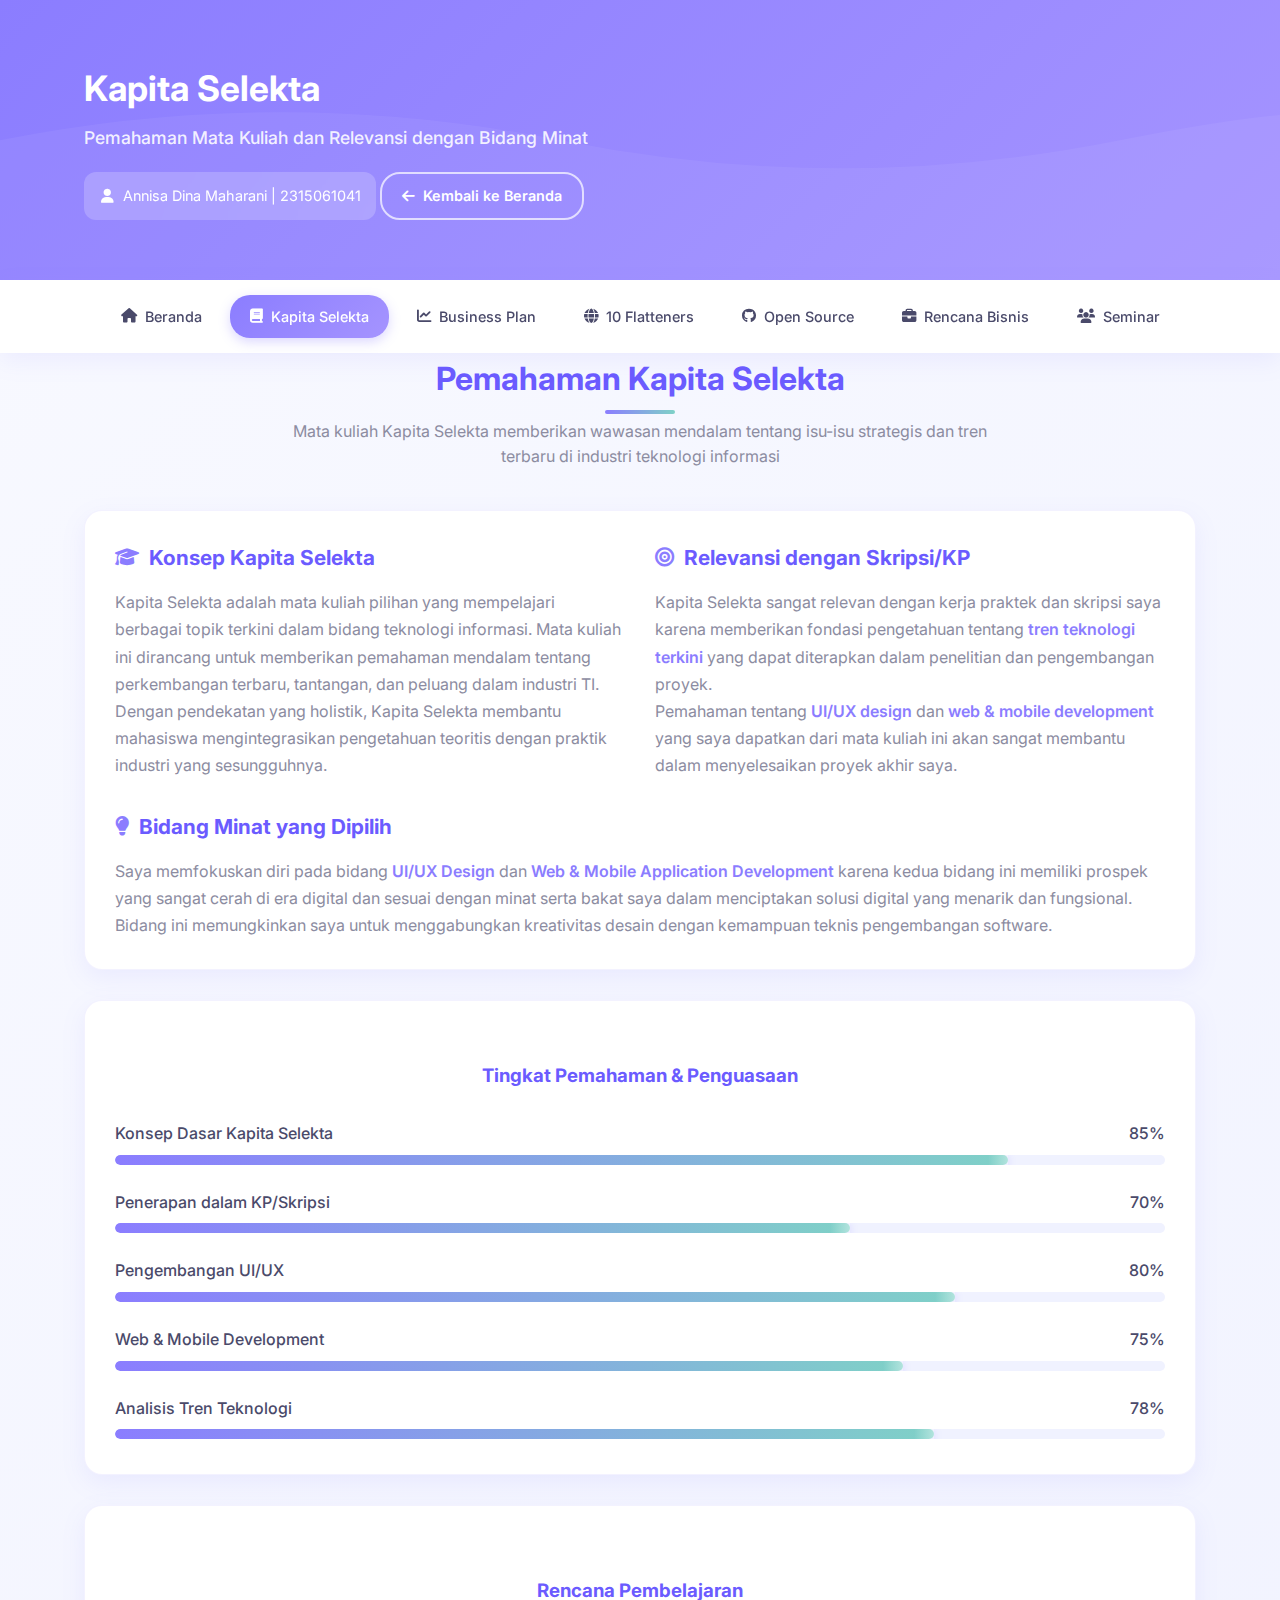
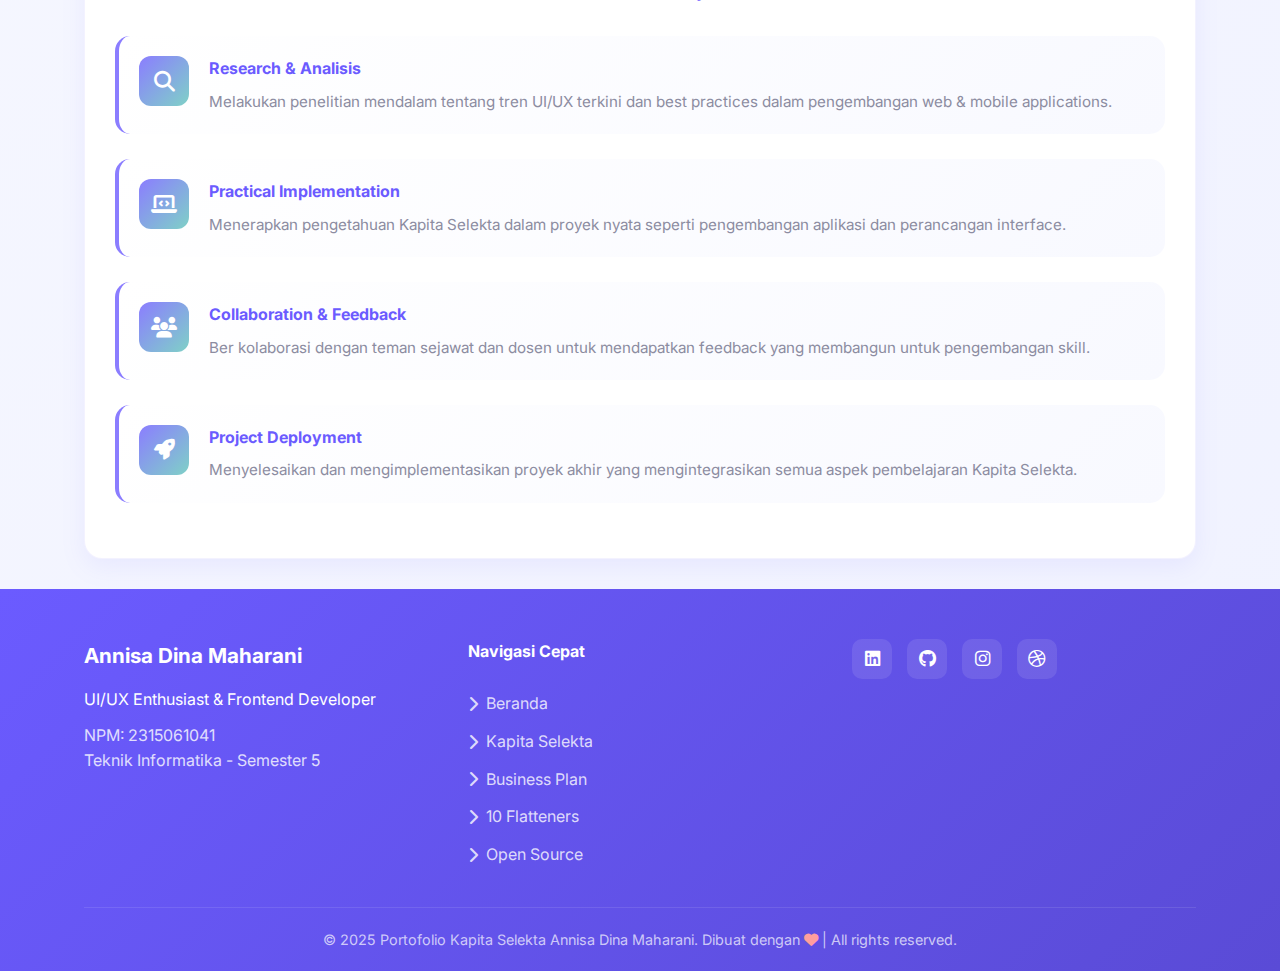
<file: kapsel.html>
<!DOCTYPE html>
<html lang="id">
<head>
    <meta charset="UTF-8">
    <meta name="viewport" content="width=device-width, initial-scale=1.0">
    <title>Kapita Selekta | Portofolio Annisa Dina Maharani</title>
    <link rel="stylesheet" href="https://cdnjs.cloudflare.com/ajax/libs/font-awesome/6.4.0/css/all.min.css">
    <link href="https://fonts.googleapis.com/css2?family=Inter:wght@300;400;500;600;700&display=swap" rel="stylesheet">
    <style>
        :root {
            --primary: #8B7DFF;
            --primary-light: #A594FF;
            --primary-dark: #6B5BFF;
            --secondary: #FF9E9E;
            --accent: #7FD1C7;
            --light: #F8F9FF;
            --dark: #4A4A6A;
            --gray: #8C8CA1;
            --success: #7FD1C7;
            --warning: #FFD166;
            --danger: #FF9E9E;
            --shadow: 0 8px 25px rgba(139, 125, 255, 0.1);
            --transition: all 0.3s ease;
        }

        * {
            margin: 0;
            padding: 0;
            box-sizing: border-box;
        }

        body {
            font-family: 'Inter', sans-serif;
            line-height: 1.6;
            color: var(--dark);
            background: linear-gradient(135deg, #F8F9FF 0%, #F0F2FF 100%);
            min-height: 100vh;
        }

        .container {
            width: 90%;
            max-width: 1200px;
            margin: 0 auto;
            padding: 0 20px;
        }

        /* Header */
        header {
            background: linear-gradient(135deg, var(--primary) 0%, var(--primary-light) 100%);
            color: white;
            padding: 60px 0 40px;
            position: relative;
            overflow: hidden;
        }

        header::before {
            content: '';
            position: absolute;
            top: 0;
            left: 0;
            width: 100%;
            height: 100%;
            background: url('data:image/svg+xml,<svg xmlns="http://www.w3.org/2000/svg" viewBox="0 0 1000 100" fill="%23ffffff" opacity="0.05"><path d="M500,50 Q550,20 600,50 T700,50 T800,50 T900,50 T1000,50 L1000,100 L0,100 L0,50 Q100,30 200,50 T400,50 T500,50"/></svg>');
            background-size: cover;
        }

        .header-content {
            display: flex;
            align-items: center;
            justify-content: space-between;
            gap: 40px;
            position: relative;
            z-index: 1;
        }

        .profile-info {
            flex: 1;
        }

        h1 {
            font-size: 2.2rem;
            font-weight: 700;
            margin-bottom: 8px;
        }

        .page-title {
            font-size: 1.1rem;
            font-weight: 500;
            margin-bottom: 20px;
            color: rgba(255, 255, 255, 0.9);
        }

        .student-info {
            background: rgba(255, 255, 255, 0.2);
            padding: 12px 15px;
            border-radius: 12px;
            margin-bottom: 20px;
            backdrop-filter: blur(10px);
            display: inline-block;
        }

        .info-item {
            display: flex;
            align-items: center;
            gap: 8px;
            font-size: 0.9rem;
        }

        .info-item i {
            width: 16px;
            text-align: center;
        }

        .btn {
            display: inline-flex;
            align-items: center;
            gap: 8px;
            padding: 10px 20px;
            border-radius: 20px;
            text-decoration: none;
            font-weight: 600;
            transition: var(--transition);
            border: none;
            cursor: pointer;
            font-size: 0.9rem;
        }

        .btn-outline {
            background-color: transparent;
            color: white;
            border: 2px solid rgba(255, 255, 255, 0.7);
        }

        .btn-outline:hover {
            background-color: white;
            color: var(--primary);
            transform: translateY(-2px);
        }

        /* Navigation */
        nav {
            background-color: white;
            box-shadow: var(--shadow);
            position: sticky;
            top: 0;
            z-index: 100;
        }

        nav .container {
            display: flex;
            justify-content: center;
            flex-wrap: wrap;
            gap: 8px;
            padding: 15px 0;
        }

        .nav-link {
            padding: 10px 20px;
            text-decoration: none;
            color: var(--dark);
            font-weight: 500;
            border-radius: 20px;
            transition: var(--transition);
            display: flex;
            align-items: center;
            gap: 8px;
            font-size: 0.9rem;
        }

        .nav-link:hover, .nav-link.active {
            background: linear-gradient(135deg, var(--primary), var(--primary-light));
            color: white;
            box-shadow: 0 4px 12px rgba(139, 125, 255, 0.3);
        }

        /* Main Content */
        main {
            padding: 50px 0;
        }

        .section-header {
            text-align: center;
            margin-bottom: 40px;
        }

        .section-header h2 {
            font-size: 2rem;
            margin-bottom: 15px;
            color: var(--primary-dark);
            position: relative;
            display: inline-block;
        }

        .section-header h2::after {
            content: '';
            position: absolute;
            bottom: -10px;
            left: 50%;
            transform: translateX(-50%);
            width: 70px;
            height: 4px;
            background: linear-gradient(to right, var(--primary), var(--accent));
            border-radius: 2px;
        }

        .section-desc {
            max-width: 700px;
            margin: 0 auto 30px;
            color: var(--gray);
            font-size: 1rem;
            line-height: 1.6;
        }

        .card {
            background-color: white;
            border-radius: 18px;
            padding: 30px;
            margin-bottom: 30px;
            box-shadow: var(--shadow);
            transition: var(--transition);
            border: 1px solid rgba(139, 125, 255, 0.1);
        }

        .card:hover {
            transform: translateY(-5px);
            box-shadow: 0 15px 35px rgba(139, 125, 255, 0.15);
        }

        .highlight {
            color: var(--primary);
            font-weight: 600;
        }

        /* Content Grid */
        .content-grid {
            display: grid;
            grid-template-columns: repeat(auto-fit, minmax(300px, 1fr));
            gap: 30px;
            margin-bottom: 30px;
        }

        .content-item h3 {
            display: flex;
            align-items: center;
            gap: 10px;
            margin-bottom: 15px;
            color: var(--primary-dark);
            font-size: 1.3rem;
        }

        .content-item h3 i {
            color: var(--primary);
            font-size: 1.2rem;
        }

        .content-item p {
            color: var(--gray);
            line-height: 1.7;
        }

        /* Skills Section */
        .skills-container {
            margin-top: 30px;
        }

        .skills-list {
            display: flex;
            flex-direction: column;
            gap: 20px;
        }

        .skill-item {
            margin-bottom: 5px;
        }

        .skill-info {
            display: flex;
            justify-content: space-between;
            margin-bottom: 8px;
            font-weight: 500;
        }

        .progress-bar-container {
            height: 10px;
            background-color: #F0F2FF;
            border-radius: 10px;
            overflow: hidden;
            position: relative;
        }

        .progress-bar {
            height: 100%;
            background: linear-gradient(to right, var(--primary), var(--accent));
            border-radius: 10px;
            transition: width 1.5s ease-in-out;
            position: relative;
            box-shadow: 0 2px 8px rgba(139, 125, 255, 0.3);
        }

        .progress-bar::after {
            content: '';
            position: absolute;
            top: 0;
            right: 0;
            bottom: 0;
            width: 20px;
            background: linear-gradient(to right, transparent, rgba(255,255,255,0.4));
        }

        /* Learning Path */
        .learning-path {
            margin-top: 40px;
        }

        .path-item {
            display: flex;
            gap: 20px;
            margin-bottom: 25px;
            padding: 20px;
            background: linear-gradient(135deg, #FFFFFF 0%, #F8F9FF 100%);
            border-radius: 15px;
            border-left: 4px solid var(--primary);
            transition: var(--transition);
        }

        .path-item:hover {
            transform: translateX(5px);
            box-shadow: var(--shadow);
        }

        .path-icon {
            width: 50px;
            height: 50px;
            background: linear-gradient(135deg, var(--primary), var(--accent));
            border-radius: 12px;
            display: flex;
            justify-content: center;
            align-items: center;
            color: white;
            font-size: 1.3rem;
            flex-shrink: 0;
        }

        .path-content h4 {
            margin-bottom: 8px;
            color: var(--primary-dark);
        }

        .path-content p {
            color: var(--gray);
            font-size: 0.95rem;
        }

        /* Footer */
        footer {
            background: linear-gradient(135deg, var(--primary-dark), #5A4BD6);
            color: white;
            padding: 50px 0 20px;
        }

        .footer-content {
            display: grid;
            grid-template-columns: repeat(auto-fit, minmax(250px, 1fr));
            gap: 40px;
            margin-bottom: 40px;
        }

        .footer-info h3 {
            margin-bottom: 15px;
            font-size: 1.3rem;
        }

        .footer-links {
            display: flex;
            flex-direction: column;
            gap: 12px;
        }

        .footer-links a {
            color: rgba(255, 255, 255, 0.8);
            text-decoration: none;
            transition: var(--transition);
            display: flex;
            align-items: center;
            gap: 8px;
        }

        .footer-links a:hover {
            color: white;
            transform: translateX(5px);
        }

        .footer-social {
            display: flex;
            gap: 15px;
        }

        .footer-social a {
            width: 40px;
            height: 40px;
            background: rgba(255, 255, 255, 0.1);
            border-radius: 10px;
            display: flex;
            justify-content: center;
            align-items: center;
            color: white;
            text-decoration: none;
            transition: var(--transition);
            font-size: 1.1rem;
        }

        .footer-social a:hover {
            background: var(--accent);
            transform: translateY(-3px);
            box-shadow: 0 5px 15px rgba(127, 209, 199, 0.4);
        }

        .footer-bottom {
            text-align: center;
            padding-top: 20px;
            border-top: 1px solid rgba(255, 255, 255, 0.1);
            color: rgba(255, 255, 255, 0.7);
            font-size: 0.9rem;
        }

        /* Back to Top Button */
        .back-to-top {
            position: fixed;
            bottom: 30px;
            right: 30px;
            width: 45px;
            height: 45px;
            background: linear-gradient(135deg, var(--primary), var(--accent));
            color: white;
            border: none;
            border-radius: 12px;
            display: flex;
            justify-content: center;
            align-items: center;
            font-size: 1.1rem;
            cursor: pointer;
            box-shadow: 0 5px 15px rgba(139, 125, 255, 0.4);
            transition: var(--transition);
            opacity: 0;
            visibility: hidden;
            z-index: 1000;
        }

        .back-to-top.show {
            opacity: 1;
            visibility: visible;
        }

        .back-to-top:hover {
            transform: translateY(-3px);
            box-shadow: 0 8px 20px rgba(139, 125, 255, 0.5);
        }

        /* Responsive Design */
        @media (max-width: 768px) {
            .header-content {
                flex-direction: column;
                text-align: center;
                gap: 20px;
            }
            
            h1 {
                font-size: 1.8rem;
            }
            
            .section-header h2 {
                font-size: 1.6rem;
            }
            
            nav .container {
                justify-content: flex-start;
                overflow-x: auto;
                padding-bottom: 10px;
            }
            
            .nav-link {
                white-space: nowrap;
                font-size: 0.85rem;
                padding: 8px 16px;
            }
            
            .card {
                padding: 25px;
            }
            
            .content-grid {
                grid-template-columns: 1fr;
            }
            
            .path-item {
                flex-direction: column;
                text-align: center;
                gap: 15px;
            }
        }

        /* Animations */
        @keyframes fadeIn {
            from { opacity: 0; transform: translateY(30px); }
            to { opacity: 1; transform: translateY(0); }
        }

        @keyframes slideInLeft {
            from { opacity: 0; transform: translateX(-30px); }
            to { opacity: 1; transform: translateX(0); }
        }

        .fade-in {
            animation: fadeIn 0.8s ease forwards;
        }

        .slide-in-left {
            animation: slideInLeft 0.8s ease forwards;
        }

        .delay-1 { animation-delay: 0.2s; }
        .delay-2 { animation-delay: 0.4s; }
        .delay-3 { animation-delay: 0.6s; }
    </style>
</head>
<body>
    <!-- Header -->
    <header>
        <div class="container">
            <div class="header-content">
                <div class="profile-info">
                    <h1>Kapita Selekta</h1>
                    <p class="page-title">Pemahaman Mata Kuliah dan Relevansi dengan Bidang Minat</p>
                    <div class="student-info">
                        <div class="info-item">
                            <i class="fas fa-user"></i>
                            <span>Annisa Dina Maharani | 2315061041</span>
                        </div>
                    </div>
                    <a href="index.html" class="btn btn-outline">
                        <i class="fas fa-arrow-left"></i> Kembali ke Beranda
                    </a>
                </div>
            </div>
        </div>
    </header>

    <!-- Navigation -->
    <nav>
        <div class="container">
            <a href="index.html" class="nav-link">
                <i class="fas fa-home"></i> Beranda
            </a>
            <a href="kapsel.html" class="nav-link active">
                <i class="fas fa-book"></i> Kapita Selekta
            </a>
            <a href="business-plan.html" class="nav-link">
                <i class="fas fa-chart-line"></i> Business Plan
            </a>
            <a href="flatteners.html" class="nav-link">
                <i class="fas fa-globe"></i> 10 Flatteners
            </a>
            <a href="open-source.html" class="nav-link">
                <i class="fab fa-github"></i> Open Source
            </a>
            <a href="rencanabisnis.html" class="nav-link">
                <i class="fas fa-briefcase"></i> Rencana Bisnis
            </a>
            <a href="seminar.html" class="nav-link">
                <i class="fas fa-users"></i> Seminar
            </a>
        </div>
    </nav>

    <!-- Main Content -->
    <main class="container">
        <section class="fade-in">
            <div class="section-header">
                <h2>Pemahaman Kapita Selekta</h2>
                <p class="section-desc">Mata kuliah Kapita Selekta memberikan wawasan mendalam tentang isu-isu strategis dan tren terbaru di industri teknologi informasi</p>
            </div>
            
            <div class="card">
                <div class="content-grid">
                    <div class="content-item slide-in-left">
                        <h3><i class="fas fa-graduation-cap"></i> Konsep Kapita Selekta</h3>
                        <p>Kapita Selekta adalah mata kuliah pilihan yang mempelajari berbagai topik terkini dalam bidang teknologi informasi. Mata kuliah ini dirancang untuk memberikan pemahaman mendalam tentang perkembangan terbaru, tantangan, dan peluang dalam industri TI.</p>
                        <p>Dengan pendekatan yang holistik, Kapita Selekta membantu mahasiswa mengintegrasikan pengetahuan teoritis dengan praktik industri yang sesungguhnya.</p>
                    </div>
                    
                    <div class="content-item slide-in-left delay-1">
                        <h3><i class="fas fa-bullseye"></i> Relevansi dengan Skripsi/KP</h3>
                        <p>Kapita Selekta sangat relevan dengan kerja praktek dan skripsi saya karena memberikan fondasi pengetahuan tentang <span class="highlight">tren teknologi terkini</span> yang dapat diterapkan dalam penelitian dan pengembangan proyek.</p>
                        <p>Pemahaman tentang <span class="highlight">UI/UX design</span> dan <span class="highlight">web & mobile development</span> yang saya dapatkan dari mata kuliah ini akan sangat membantu dalam menyelesaikan proyek akhir saya.</p>
                    </div>
                </div>
                
                <div class="content-item slide-in-left delay-2">
                    <h3><i class="fas fa-lightbulb"></i> Bidang Minat yang Dipilih</h3>
                    <p>Saya memfokuskan diri pada bidang <span class="highlight">UI/UX Design</span> dan <span class="highlight">Web & Mobile Application Development</span> karena kedua bidang ini memiliki prospek yang sangat cerah di era digital dan sesuai dengan minat serta bakat saya dalam menciptakan solusi digital yang menarik dan fungsional.</p>
                    <p>Bidang ini memungkinkan saya untuk menggabungkan kreativitas desain dengan kemampuan teknis pengembangan software.</p>
                </div>
            </div>

            <!-- Skills Progress -->
            <div class="card fade-in delay-1">
                <div class="skills-container">
                    <h3 style="text-align: center; margin-bottom: 30px; color: var(--primary-dark);">Tingkat Pemahaman & Penguasaan</h3>
                    <div class="skills-list">
                        <div class="skill-item">
                            <div class="skill-info">
                                <span>Konsep Dasar Kapita Selekta</span>
                                <span>85%</span>
                            </div>
                            <div class="progress-bar-container">
                                <div class="progress-bar" style="width: 85%;"></div>
                            </div>
                        </div>
                        <div class="skill-item">
                            <div class="skill-info">
                                <span>Penerapan dalam KP/Skripsi</span>
                                <span>70%</span>
                            </div>
                            <div class="progress-bar-container">
                                <div class="progress-bar" style="width: 70%;"></div>
                            </div>
                        </div>
                        <div class="skill-item">
                            <div class="skill-info">
                                <span>Pengembangan UI/UX</span>
                                <span>80%</span>
                            </div>
                            <div class="progress-bar-container">
                                <div class="progress-bar" style="width: 80%;"></div>
                            </div>
                        </div>
                        <div class="skill-item">
                            <div class="skill-info">
                                <span>Web & Mobile Development</span>
                                <span>75%</span>
                            </div>
                            <div class="progress-bar-container">
                                <div class="progress-bar" style="width: 75%;"></div>
                            </div>
                        </div>
                        <div class="skill-item">
                            <div class="skill-info">
                                <span>Analisis Tren Teknologi</span>
                                <span>78%</span>
                            </div>
                            <div class="progress-bar-container">
                                <div class="progress-bar" style="width: 78%;"></div>
                            </div>
                        </div>
                    </div>
                </div>
            </div>

            <!-- Learning Path -->
            <div class="card fade-in delay-2">
                <div class="learning-path">
                    <h3 style="text-align: center; margin-bottom: 30px; color: var(--primary-dark);">Rencana Pembelajaran</h3>
                    
                    <div class="path-item">
                        <div class="path-icon">
                            <i class="fas fa-search"></i>
                        </div>
                        <div class="path-content">
                            <h4>Research & Analisis</h4>
                            <p>Melakukan penelitian mendalam tentang tren UI/UX terkini dan best practices dalam pengembangan web & mobile applications.</p>
                        </div>
                    </div>
                    
                    <div class="path-item">
                        <div class="path-icon">
                            <i class="fas fa-laptop-code"></i>
                        </div>
                        <div class="path-content">
                            <h4>Practical Implementation</h4>
                            <p>Menerapkan pengetahuan Kapita Selekta dalam proyek nyata seperti pengembangan aplikasi dan perancangan interface.</p>
                        </div>
                    </div>
                    
                    <div class="path-item">
                        <div class="path-icon">
                            <i class="fas fa-users"></i>
                        </div>
                        <div class="path-content">
                            <h4>Collaboration & Feedback</h4>
                            <p>Ber kolaborasi dengan teman sejawat dan dosen untuk mendapatkan feedback yang membangun untuk pengembangan skill.</p>
                        </div>
                    </div>
                    
                    <div class="path-item">
                        <div class="path-icon">
                            <i class="fas fa-rocket"></i>
                        </div>
                        <div class="path-content">
                            <h4>Project Deployment</h4>
                            <p>Menyelesaikan dan mengimplementasikan proyek akhir yang mengintegrasikan semua aspek pembelajaran Kapita Selekta.</p>
                        </div>
                    </div>
                </div>
            </div>
        </section>
    </main>

    <!-- Footer -->
    <footer>
        <div class="container">
            <div class="footer-content">
                <div class="footer-info">
                    <h3>Annisa Dina Maharani</h3>
                    <p>UI/UX Enthusiast & Frontend Developer</p>
                    <p style="margin-top: 10px; opacity: 0.8;">NPM: 2315061041<br>Teknik Informatika - Semester 5</p>
                </div>
                <div class="footer-links">
                    <h4 style="margin-bottom: 15px; color: white;">Navigasi Cepat</h4>
                    <a href="index.html"><i class="fas fa-chevron-right"></i> Beranda</a>
                    <a href="kapsel.html"><i class="fas fa-chevron-right"></i> Kapita Selekta</a>
                    <a href="business-plan.html"><i class="fas fa-chevron-right"></i> Business Plan</a>
                    <a href="flatteners.html"><i class="fas fa-chevron-right"></i> 10 Flatteners</a>
                    <a href="open-source.html"><i class="fas fa-chevron-right"></i> Open Source</a>
                </div>
                <div class="footer-social">
                    <a href="#"><i class="fab fa-linkedin"></i></a>
                    <a href="#"><i class="fab fa-github"></i></a>
                    <a href="#"><i class="fab fa-instagram"></i></a>
                    <a href="#"><i class="fab fa-dribbble"></i></a>
                </div>
            </div>
            <div class="footer-bottom">
                <p>&copy; 2025 Portofolio Kapita Selekta Annisa Dina Maharani. Dibuat dengan <i class="fas fa-heart" style="color: var(--secondary);"></i> | All rights reserved.</p>
            </div>
        </div>
    </footer>

    <!-- Back to Top Button -->
    <button id="backToTop" class="back-to-top">
        <i class="fas fa-chevron-up"></i>
    </button>

    <script>
        // Back to top button functionality
        const backToTopButton = document.getElementById('backToTop');
        
        window.addEventListener('scroll', () => {
            if (window.pageYOffset > 300) {
                backToTopButton.classList.add('show');
            } else {
                backToTopButton.classList.remove('show');
            }
        });
        
        backToTopButton.addEventListener('click', () => {
            window.scrollTo({
                top: 0,
                behavior: 'smooth'
            });
        });
        
        // Navigation active state
        const navLinks = document.querySelectorAll('.nav-link');
        const currentPage = window.location.pathname.split('/').pop() || 'kapsel.html';
        
        navLinks.forEach(link => {
            if (link.getAttribute('href') === currentPage) {
                link.classList.add('active');
            }
            
            link.addEventListener('click', function() {
                navLinks.forEach(l => l.classList.remove('active'));
                this.classList.add('active');
            });
        });

        // Animate progress bars on scroll
        const observerOptions = {
            threshold: 0.3,
            rootMargin: '0px 0px -50px 0px'
        };

        const progressObserver = new IntersectionObserver((entries) => {
            entries.forEach(entry => {
                if (entry.isIntersecting) {
                    const progressBars = document.querySelectorAll('.progress-bar');
                    progressBars.forEach(bar => {
                        const width = bar.style.width;
                        bar.style.width = '0';
                        setTimeout(() => {
                            bar.style.width = width;
                        }, 300);
                    });
                }
            });
        }, observerOptions);

        // Observe skills container
        document.addEventListener('DOMContentLoaded', () => {
            const skillsContainer = document.querySelector('.skills-container');
            if (skillsContainer) {
                progressObserver.observe(skillsContainer);
            }
            
            // Add animation to path items
            const pathItems = document.querySelectorAll('.path-item');
            pathItems.forEach((item, index) => {
                item.style.animationDelay = `${index * 0.2}s`;
                item.classList.add('fade-in');
            });
        });
    </script>
</body>
</html>
</file>
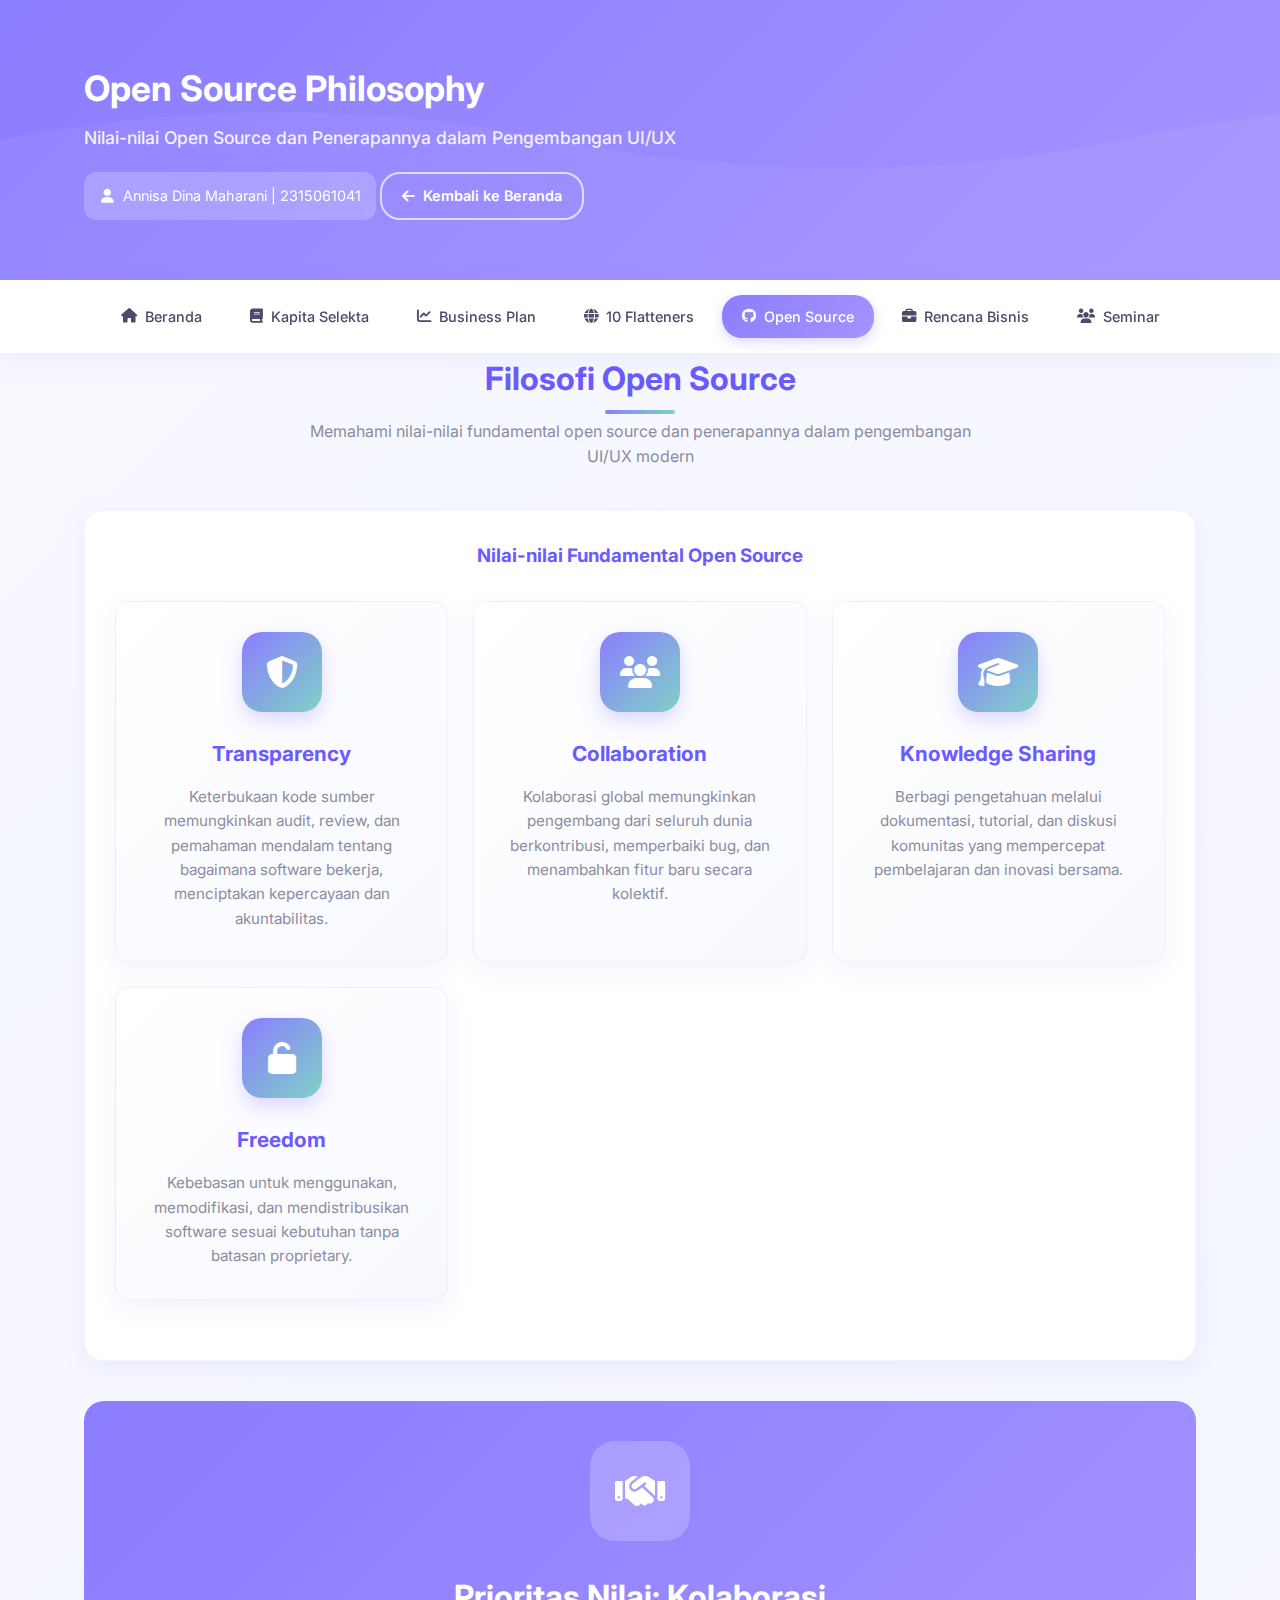
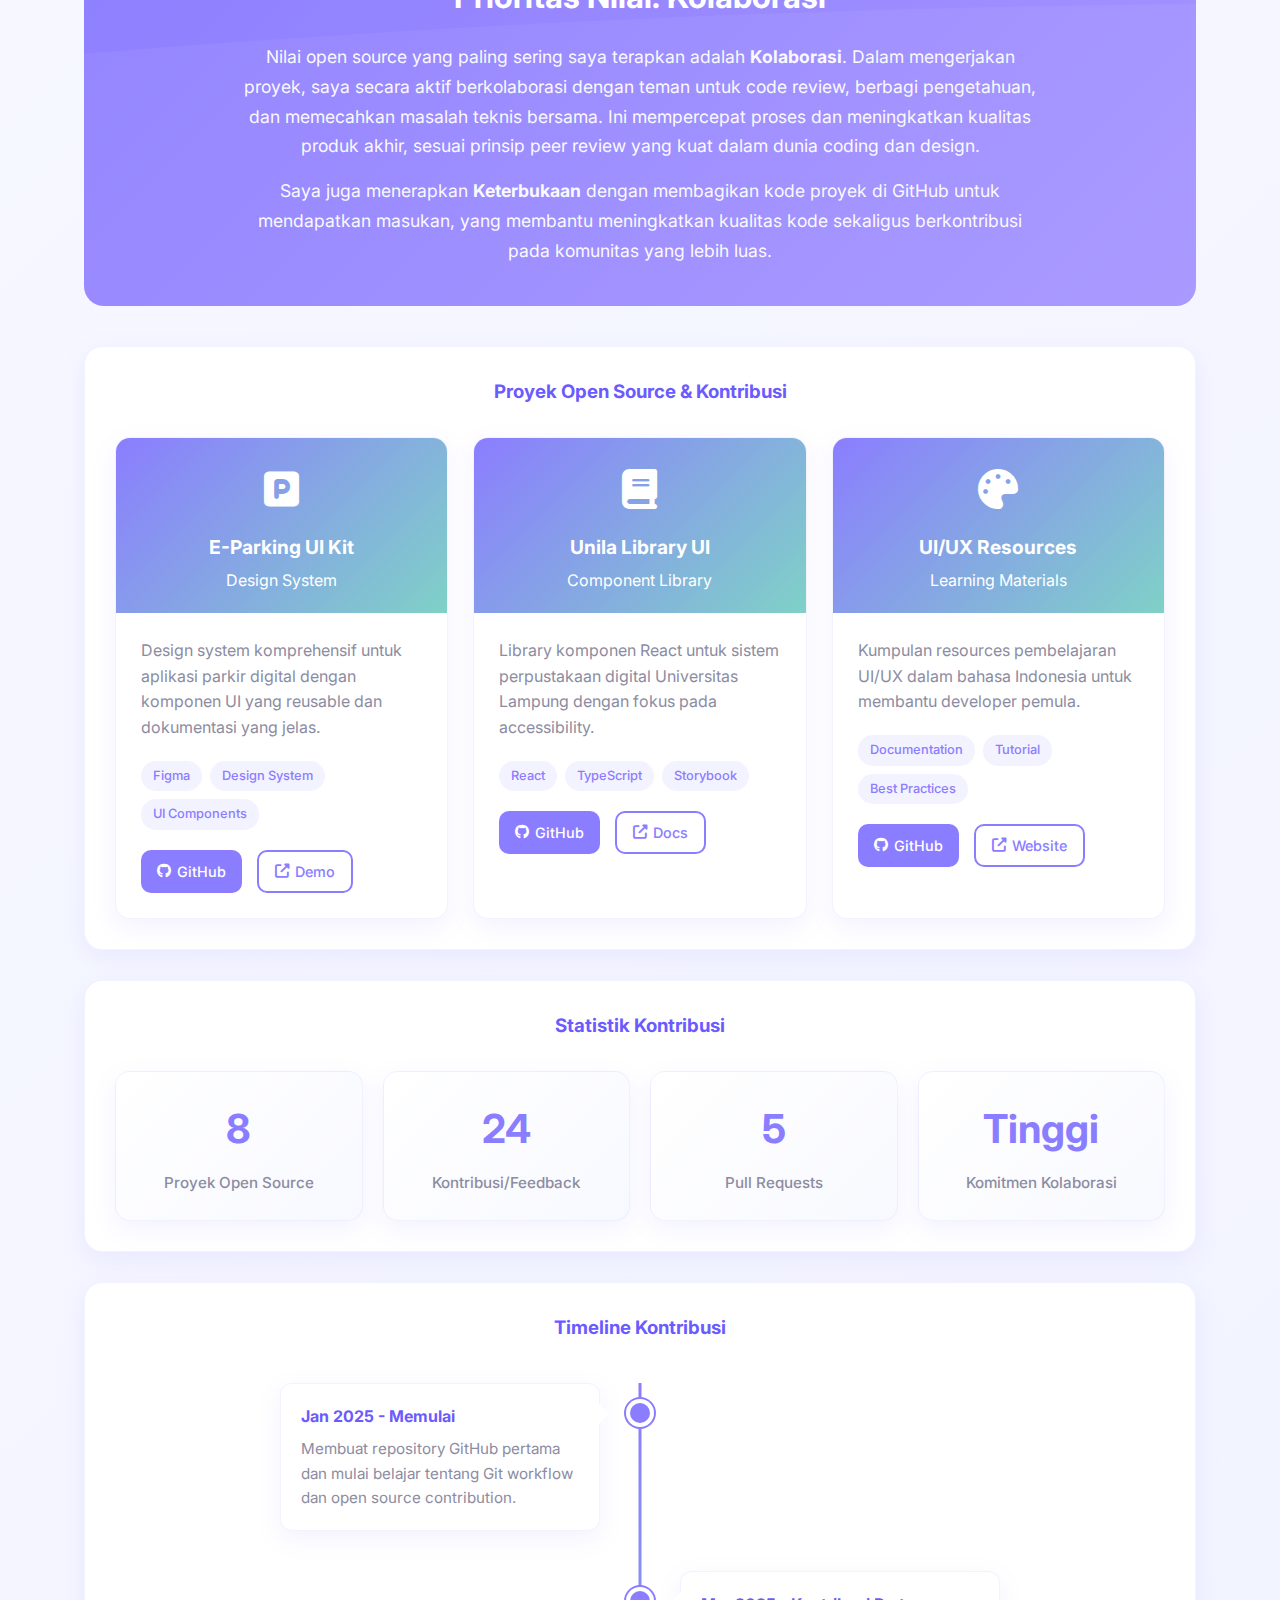
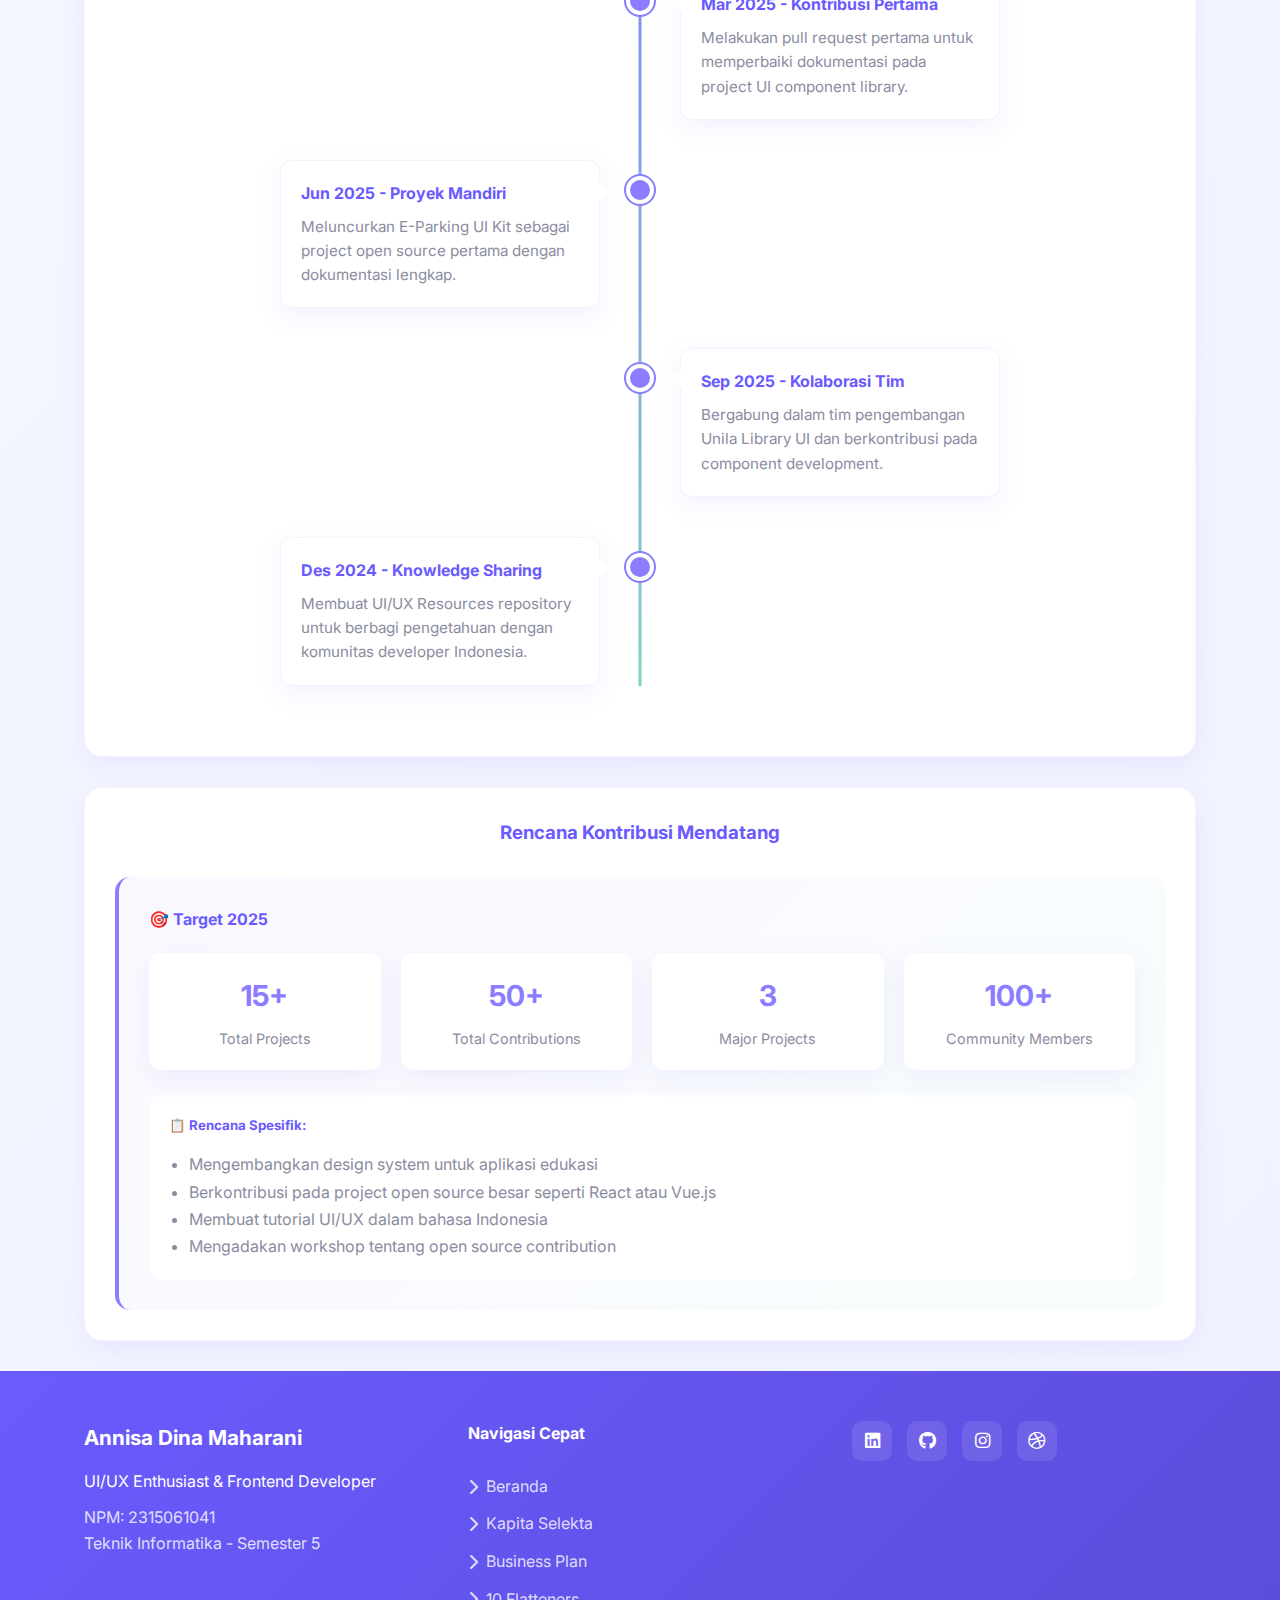
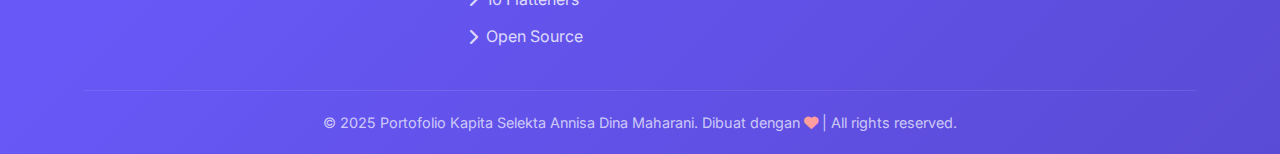
<file: open-source.html>
<!DOCTYPE html>
<html lang="id">
<head>
    <meta charset="UTF-8">
    <meta name="viewport" content="width=device-width, initial-scale=1.0">
    <title>Open Source | Portofolio Annisa Dina Maharani</title>
    <link rel="stylesheet" href="https://cdnjs.cloudflare.com/ajax/libs/font-awesome/6.4.0/css/all.min.css">
    <link href="https://fonts.googleapis.com/css2?family=Inter:wght@300;400;500;600;700&display=swap" rel="stylesheet">
    <style>
        :root {
            --primary: #8B7DFF;
            --primary-light: #A594FF;
            --primary-dark: #6B5BFF;
            --secondary: #FF9E9E;
            --accent: #7FD1C7;
            --light: #F8F9FF;
            --dark: #4A4A6A;
            --gray: #8C8CA1;
            --success: #7FD1C7;
            --warning: #FFD166;
            --danger: #FF9E9E;
            --shadow: 0 8px 25px rgba(139, 125, 255, 0.1);
            --transition: all 0.3s ease;
        }

        * {
            margin: 0;
            padding: 0;
            box-sizing: border-box;
        }

        body {
            font-family: 'Inter', sans-serif;
            line-height: 1.6;
            color: var(--dark);
            background: linear-gradient(135deg, #F8F9FF 0%, #F0F2FF 100%);
            min-height: 100vh;
        }

        .container {
            width: 90%;
            max-width: 1200px;
            margin: 0 auto;
            padding: 0 20px;
        }

        /* Header */
        header {
            background: linear-gradient(135deg, var(--primary) 0%, var(--primary-light) 100%);
            color: white;
            padding: 60px 0 40px;
            position: relative;
            overflow: hidden;
        }

        header::before {
            content: '';
            position: absolute;
            top: 0;
            left: 0;
            width: 100%;
            height: 100%;
            background: url('data:image/svg+xml,<svg xmlns="http://www.w3.org/2000/svg" viewBox="0 0 1000 100" fill="%23ffffff" opacity="0.05"><path d="M500,50 Q550,20 600,50 T700,50 T800,50 T900,50 T1000,50 L1000,100 L0,100 L0,50 Q100,30 200,50 T400,50 T500,50"/></svg>');
            background-size: cover;
        }

        .header-content {
            display: flex;
            align-items: center;
            justify-content: space-between;
            gap: 40px;
            position: relative;
            z-index: 1;
        }

        .profile-info {
            flex: 1;
        }

        h1 {
            font-size: 2.2rem;
            font-weight: 700;
            margin-bottom: 8px;
        }

        .page-title {
            font-size: 1.1rem;
            font-weight: 500;
            margin-bottom: 20px;
            color: rgba(255, 255, 255, 0.9);
        }

        .student-info {
            background: rgba(255, 255, 255, 0.2);
            padding: 12px 15px;
            border-radius: 12px;
            margin-bottom: 20px;
            backdrop-filter: blur(10px);
            display: inline-block;
        }

        .info-item {
            display: flex;
            align-items: center;
            gap: 8px;
            font-size: 0.9rem;
        }

        .info-item i {
            width: 16px;
            text-align: center;
        }

        .btn {
            display: inline-flex;
            align-items: center;
            gap: 8px;
            padding: 10px 20px;
            border-radius: 20px;
            text-decoration: none;
            font-weight: 600;
            transition: var(--transition);
            border: none;
            cursor: pointer;
            font-size: 0.9rem;
        }

        .btn-outline {
            background-color: transparent;
            color: white;
            border: 2px solid rgba(255, 255, 255, 0.7);
        }

        .btn-outline:hover {
            background-color: white;
            color: var(--primary);
            transform: translateY(-2px);
        }

        /* Navigation */
        nav {
            background-color: white;
            box-shadow: var(--shadow);
            position: sticky;
            top: 0;
            z-index: 100;
        }

        nav .container {
            display: flex;
            justify-content: center;
            flex-wrap: wrap;
            gap: 8px;
            padding: 15px 0;
        }

        .nav-link {
            padding: 10px 20px;
            text-decoration: none;
            color: var(--dark);
            font-weight: 500;
            border-radius: 20px;
            transition: var(--transition);
            display: flex;
            align-items: center;
            gap: 8px;
            font-size: 0.9rem;
        }

        .nav-link:hover, .nav-link.active {
            background: linear-gradient(135deg, var(--primary), var(--primary-light));
            color: white;
            box-shadow: 0 4px 12px rgba(139, 125, 255, 0.3);
        }

        /* Main Content */
        main {
            padding: 50px 0;
        }

        .section-header {
            text-align: center;
            margin-bottom: 40px;
        }

        .section-header h2 {
            font-size: 2rem;
            margin-bottom: 15px;
            color: var(--primary-dark);
            position: relative;
            display: inline-block;
        }

        .section-header h2::after {
            content: '';
            position: absolute;
            bottom: -10px;
            left: 50%;
            transform: translateX(-50%);
            width: 70px;
            height: 4px;
            background: linear-gradient(to right, var(--primary), var(--accent));
            border-radius: 2px;
        }

        .section-desc {
            max-width: 700px;
            margin: 0 auto 30px;
            color: var(--gray);
            font-size: 1rem;
            line-height: 1.6;
        }

        .card {
            background-color: white;
            border-radius: 18px;
            padding: 30px;
            margin-bottom: 30px;
            box-shadow: var(--shadow);
            transition: var(--transition);
            border: 1px solid rgba(139, 125, 255, 0.1);
        }

        .card:hover {
            transform: translateY(-5px);
            box-shadow: 0 15px 35px rgba(139, 125, 255, 0.15);
        }

        .highlight {
            color: var(--primary);
            font-weight: 600;
        }

        /* Philosophy Section */
        .philosophy-grid {
            display: grid;
            grid-template-columns: repeat(auto-fit, minmax(280px, 1fr));
            gap: 25px;
            margin: 30px 0;
        }

        .philosophy-card {
            background: linear-gradient(135deg, #FFFFFF, #F8F9FF);
            padding: 30px;
            border-radius: 15px;
            text-align: center;
            box-shadow: var(--shadow);
            transition: var(--transition);
            border: 1px solid rgba(139, 125, 255, 0.1);
            position: relative;
            overflow: hidden;
        }

        .philosophy-card:hover {
            transform: translateY(-8px);
            box-shadow: 0 15px 35px rgba(139, 125, 255, 0.15);
        }

        .philosophy-icon {
            width: 80px;
            height: 80px;
            background: linear-gradient(135deg, var(--primary), var(--accent));
            border-radius: 20px;
            display: flex;
            justify-content: center;
            align-items: center;
            margin: 0 auto 25px;
            color: white;
            font-size: 2rem;
            box-shadow: 0 8px 20px rgba(139, 125, 255, 0.3);
        }

        .philosophy-card h4 {
            margin-bottom: 15px;
            color: var(--primary-dark);
            font-size: 1.3rem;
        }

        .philosophy-card p {
            color: var(--gray);
            font-size: 0.95rem;
            line-height: 1.6;
        }

        /* Priority Section */
        .priority-section {
            background: linear-gradient(135deg, var(--primary), var(--primary-light));
            color: white;
            padding: 40px;
            border-radius: 20px;
            margin: 40px 0;
            position: relative;
            overflow: hidden;
        }

        .priority-section::before {
            content: '';
            position: absolute;
            top: 0;
            left: 0;
            width: 100%;
            height: 100%;
            background: url('data:image/svg+xml,<svg xmlns="http://www.w3.org/2000/svg" viewBox="0 0 1000 100" fill="%23ffffff" opacity="0.05"><path d="M0,50 Q250,30 500,50 T1000,50 L1000,100 L0,100 Z"/></svg>');
            background-size: cover;
        }

        .priority-content {
            position: relative;
            z-index: 1;
            text-align: center;
        }

        .priority-icon {
            width: 100px;
            height: 100px;
            background: rgba(255, 255, 255, 0.2);
            border-radius: 25px;
            display: flex;
            justify-content: center;
            align-items: center;
            margin: 0 auto 30px;
            color: white;
            font-size: 2.5rem;
            backdrop-filter: blur(10px);
        }

        .priority-content h3 {
            margin-bottom: 20px;
            font-size: 2rem;
        }

        .priority-content p {
            font-size: 1.1rem;
            line-height: 1.7;
            opacity: 0.95;
            max-width: 800px;
            margin: 0 auto;
        }

        /* Projects Section */
        .projects-grid {
            display: grid;
            grid-template-columns: repeat(auto-fit, minmax(300px, 1fr));
            gap: 25px;
            margin-top: 30px;
        }

        .project-card {
            background: white;
            border-radius: 15px;
            overflow: hidden;
            box-shadow: var(--shadow);
            transition: var(--transition);
            border: 1px solid rgba(139, 125, 255, 0.1);
        }

        .project-card:hover {
            transform: translateY(-8px);
            box-shadow: 0 15px 35px rgba(139, 125, 255, 0.15);
        }

        .project-header {
            background: linear-gradient(135deg, var(--primary), var(--accent));
            color: white;
            padding: 20px;
            text-align: center;
        }

        .project-icon {
            font-size: 2.5rem;
            margin-bottom: 10px;
        }

        .project-header h4 {
            font-size: 1.2rem;
            margin-bottom: 5px;
        }

        .project-content {
            padding: 25px;
        }

        .project-content p {
            color: var(--gray);
            margin-bottom: 20px;
            line-height: 1.6;
        }

        .project-tech {
            display: flex;
            flex-wrap: wrap;
            gap: 8px;
            margin-bottom: 20px;
        }

        .tech-tag {
            padding: 5px 12px;
            background: rgba(139, 125, 255, 0.1);
            color: var(--primary);
            border-radius: 15px;
            font-size: 0.8rem;
            font-weight: 500;
        }

        .project-links {
            display: flex;
            gap: 15px;
        }

        .project-link {
            display: inline-flex;
            align-items: center;
            gap: 6px;
            padding: 8px 16px;
            background: var(--primary);
            color: white;
            text-decoration: none;
            border-radius: 10px;
            font-size: 0.9rem;
            font-weight: 500;
            transition: var(--transition);
        }

        .project-link:hover {
            background: var(--primary-dark);
            transform: translateY(-2px);
        }

        .project-link.outline {
            background: transparent;
            color: var(--primary);
            border: 2px solid var(--primary);
        }

        .project-link.outline:hover {
            background: var(--primary);
            color: white;
        }

        /* Stats Section */
        .stats-grid {
            display: grid;
            grid-template-columns: repeat(auto-fit, minmax(200px, 1fr));
            gap: 20px;
            margin-top: 30px;
        }

        .stat-card {
            background: linear-gradient(135deg, #FFFFFF, #F8F9FF);
            padding: 25px;
            border-radius: 15px;
            text-align: center;
            box-shadow: var(--shadow);
            transition: var(--transition);
            border: 1px solid rgba(139, 125, 255, 0.1);
        }

        .stat-card:hover {
            transform: translateY(-5px);
        }

        .stat-number {
            font-size: 2.5rem;
            font-weight: 700;
            color: var(--primary);
            margin-bottom: 10px;
        }

        .stat-label {
            color: var(--gray);
            font-size: 0.95rem;
            font-weight: 500;
        }

        /* Contribution Timeline */
        .contribution-timeline {
            position: relative;
            max-width: 800px;
            margin: 40px auto;
        }

        .contribution-timeline::before {
            content: '';
            position: absolute;
            top: 0;
            bottom: 0;
            left: 50%;
            width: 3px;
            background: linear-gradient(to bottom, var(--primary), var(--accent));
            transform: translateX(-50%);
        }

        .timeline-item {
            position: relative;
            margin-bottom: 40px;
            width: 50%;
            padding: 0 40px;
        }

        .timeline-item:nth-child(odd) {
            left: 0;
        }

        .timeline-item:nth-child(even) {
            left: 50%;
        }

        .timeline-content {
            background: white;
            padding: 20px;
            border-radius: 12px;
            box-shadow: var(--shadow);
            position: relative;
            border: 1px solid rgba(139, 125, 255, 0.1);
        }

        .timeline-item:nth-child(odd) .timeline-content::after {
            content: '';
            position: absolute;
            top: 20px;
            right: -10px;
            width: 0;
            height: 0;
            border-top: 10px solid transparent;
            border-bottom: 10px solid transparent;
            border-left: 10px solid white;
        }

        .timeline-item:nth-child(even) .timeline-content::after {
            content: '';
            position: absolute;
            top: 20px;
            left: -10px;
            width: 0;
            height: 0;
            border-top: 10px solid transparent;
            border-bottom: 10px solid transparent;
            border-right: 10px solid white;
        }

        .timeline-marker {
            position: absolute;
            top: 20px;
            width: 20px;
            height: 20px;
            background: var(--primary);
            border-radius: 50%;
            z-index: 1;
            box-shadow: 0 0 0 4px white, 0 0 0 6px var(--primary);
        }

        .timeline-item:nth-child(odd) .timeline-marker {
            right: -10px;
        }

        .timeline-item:nth-child(even) .timeline-marker {
            left: -10px;
        }

        .timeline-content h4 {
            margin-bottom: 8px;
            color: var(--primary-dark);
        }

        .timeline-content p {
            color: var(--gray);
            font-size: 0.95rem;
        }

        /* Future Plans */
        .future-plans {
            background: linear-gradient(135deg, rgba(139, 125, 255, 0.05), rgba(127, 209, 199, 0.05));
            padding: 30px;
            border-radius: 15px;
            border-left: 4px solid var(--primary);
            margin-top: 30px;
        }

        .plans-grid {
            display: grid;
            grid-template-columns: repeat(auto-fit, minmax(200px, 1fr));
            gap: 20px;
            margin-top: 20px;
        }

        .plan-item {
            text-align: center;
            padding: 20px;
            background: white;
            border-radius: 12px;
            box-shadow: var(--shadow);
        }

        .plan-number {
            font-size: 1.8rem;
            color: var(--primary);
            font-weight: 700;
            margin-bottom: 8px;
        }

        .plan-label {
            color: var(--gray);
            font-size: 0.9rem;
        }

        /* Footer */
        footer {
            background: linear-gradient(135deg, var(--primary-dark), #5A4BD6);
            color: white;
            padding: 50px 0 20px;
        }

        .footer-content {
            display: grid;
            grid-template-columns: repeat(auto-fit, minmax(250px, 1fr));
            gap: 40px;
            margin-bottom: 40px;
        }

        .footer-info h3 {
            margin-bottom: 15px;
            font-size: 1.3rem;
        }

        .footer-links {
            display: flex;
            flex-direction: column;
            gap: 12px;
        }

        .footer-links a {
            color: rgba(255, 255, 255, 0.8);
            text-decoration: none;
            transition: var(--transition);
            display: flex;
            align-items: center;
            gap: 8px;
        }

        .footer-links a:hover {
            color: white;
            transform: translateX(5px);
        }

        .footer-social {
            display: flex;
            gap: 15px;
        }

        .footer-social a {
            width: 40px;
            height: 40px;
            background: rgba(255, 255, 255, 0.1);
            border-radius: 10px;
            display: flex;
            justify-content: center;
            align-items: center;
            color: white;
            text-decoration: none;
            transition: var(--transition);
            font-size: 1.1rem;
        }

        .footer-social a:hover {
            background: var(--accent);
            transform: translateY(-3px);
            box-shadow: 0 5px 15px rgba(127, 209, 199, 0.4);
        }

        .footer-bottom {
            text-align: center;
            padding-top: 20px;
            border-top: 1px solid rgba(255, 255, 255, 0.1);
            color: rgba(255, 255, 255, 0.7);
            font-size: 0.9rem;
        }

        /* Back to Top Button */
        .back-to-top {
            position: fixed;
            bottom: 30px;
            right: 30px;
            width: 45px;
            height: 45px;
            background: linear-gradient(135deg, var(--primary), var(--accent));
            color: white;
            border: none;
            border-radius: 12px;
            display: flex;
            justify-content: center;
            align-items: center;
            font-size: 1.1rem;
            cursor: pointer;
            box-shadow: 0 5px 15px rgba(139, 125, 255, 0.4);
            transition: var(--transition);
            opacity: 0;
            visibility: hidden;
            z-index: 1000;
        }

        .back-to-top.show {
            opacity: 1;
            visibility: visible;
        }

        .back-to-top:hover {
            transform: translateY(-3px);
            box-shadow: 0 8px 20px rgba(139, 125, 255, 0.5);
        }

        /* Responsive Design */
        @media (max-width: 992px) {
            .contribution-timeline::before {
                left: 30px;
            }
            
            .timeline-item {
                width: 100%;
                padding-left: 70px;
                padding-right: 0;
            }
            
            .timeline-item:nth-child(even) {
                left: 0;
            }
            
            .timeline-item:nth-child(odd) .timeline-marker,
            .timeline-item:nth-child(even) .timeline-marker {
                left: 20px;
            }
            
            .timeline-item:nth-child(odd) .timeline-content::after,
            .timeline-item:nth-child(even) .timeline-content::after {
                left: -10px;
                border-right: 10px solid white;
                border-left: none;
            }
        }

        @media (max-width: 768px) {
            .header-content {
                flex-direction: column;
                text-align: center;
                gap: 20px;
            }
            
            h1 {
                font-size: 1.8rem;
            }
            
            .section-header h2 {
                font-size: 1.6rem;
            }
            
            nav .container {
                justify-content: flex-start;
                overflow-x: auto;
                padding-bottom: 10px;
            }
            
            .nav-link {
                white-space: nowrap;
                font-size: 0.85rem;
                padding: 8px 16px;
            }
            
            .card {
                padding: 25px;
            }
            
            .philosophy-grid {
                grid-template-columns: 1fr;
            }
            
            .projects-grid {
                grid-template-columns: 1fr;
            }
            
            .priority-section {
                padding: 30px 20px;
            }
            
            .plans-grid {
                grid-template-columns: repeat(2, 1fr);
            }
        }

        /* Animations */
        @keyframes fadeIn {
            from { opacity: 0; transform: translateY(30px); }
            to { opacity: 1; transform: translateY(0); }
        }

        @keyframes slideInLeft {
            from { opacity: 0; transform: translateX(-30px); }
            to { opacity: 1; transform: translateX(0); }
        }

        .fade-in {
            animation: fadeIn 0.8s ease forwards;
        }

        .slide-in-left {
            animation: slideInLeft 0.8s ease forwards;
        }

        .delay-1 { animation-delay: 0.2s; }
        .delay-2 { animation-delay: 0.4s; }
        .delay-3 { animation-delay: 0.6s; }
    </style>
</head>
<body>
    <!-- Header -->
    <header>
        <div class="container">
            <div class="header-content">
                <div class="profile-info">
                    <h1>Open Source Philosophy</h1>
                    <p class="page-title">Nilai-nilai Open Source dan Penerapannya dalam Pengembangan UI/UX</p>
                    <div class="student-info">
                        <div class="info-item">
                            <i class="fas fa-user"></i>
                            <span>Annisa Dina Maharani | 2315061041</span>
                        </div>
                    </div>
                    <a href="index.html" class="btn btn-outline">
                        <i class="fas fa-arrow-left"></i> Kembali ke Beranda
                    </a>
                </div>
            </div>
        </div>
    </header>

    <!-- Navigation -->
    <nav>
        <div class="container">
            <a href="index.html" class="nav-link">
                <i class="fas fa-home"></i> Beranda
            </a>
            <a href="kapsel.html" class="nav-link">
                <i class="fas fa-book"></i> Kapita Selekta
            </a>
            <a href="business-plan.html" class="nav-link">
                <i class="fas fa-chart-line"></i> Business Plan
            </a>
            <a href="flatteners.html" class="nav-link">
                <i class="fas fa-globe"></i> 10 Flatteners
            </a>
            <a href="open-source.html" class="nav-link active">
                <i class="fab fa-github"></i> Open Source
            </a>
            <a href="rencanabisnis.html" class="nav-link">
                <i class="fas fa-briefcase"></i> Rencana Bisnis
            </a>
            <a href="seminar.html" class="nav-link">
                <i class="fas fa-users"></i> Seminar
            </a>
        </div>
    </nav>

    <!-- Main Content -->
    <main class="container">
        <section class="fade-in">
            <div class="section-header">
                <h2>Filosofi Open Source</h2>
                <p class="section-desc">Memahami nilai-nilai fundamental open source dan penerapannya dalam pengembangan UI/UX modern</p>
            </div>
            
            <!-- Philosophy Values -->
            <div class="card">
                <h3 style="text-align: center; margin-bottom: 30px; color: var(--primary-dark);">Nilai-nilai Fundamental Open Source</h3>
                
                <div class="philosophy-grid">
                    <div class="philosophy-card fade-in">
                        <div class="philosophy-icon">
                            <i class="fas fa-shield-alt"></i>
                        </div>
                        <h4>Transparency</h4>
                        <p>Keterbukaan kode sumber memungkinkan audit, review, dan pemahaman mendalam tentang bagaimana software bekerja, menciptakan kepercayaan dan akuntabilitas.</p>
                    </div>
                    
                    <div class="philosophy-card fade-in delay-1">
                        <div class="philosophy-icon">
                            <i class="fas fa-users"></i>
                        </div>
                        <h4>Collaboration</h4>
                        <p>Kolaborasi global memungkinkan pengembang dari seluruh dunia berkontribusi, memperbaiki bug, dan menambahkan fitur baru secara kolektif.</p>
                    </div>
                    
                    <div class="philosophy-card fade-in delay-2">
                        <div class="philosophy-icon">
                            <i class="fas fa-graduation-cap"></i>
                        </div>
                        <h4>Knowledge Sharing</h4>
                        <p>Berbagi pengetahuan melalui dokumentasi, tutorial, dan diskusi komunitas yang mempercepat pembelajaran dan inovasi bersama.</p>
                    </div>
                    
                    <div class="philosophy-card fade-in delay-3">
                        <div class="philosophy-icon">
                            <i class="fas fa-unlock"></i>
                        </div>
                        <h4>Freedom</h4>
                        <p>Kebebasan untuk menggunakan, memodifikasi, dan mendistribusikan software sesuai kebutuhan tanpa batasan proprietary.</p>
                    </div>
                </div>
            </div>

            <!-- Priority Section -->
            <div class="priority-section fade-in">
                <div class="priority-content">
                    <div class="priority-icon">
                        <i class="fas fa-handshake"></i>
                    </div>
                    <h3>Prioritas Nilai: Kolaborasi</h3>
                    <p>Nilai open source yang paling sering saya terapkan adalah <strong>Kolaborasi</strong>. Dalam mengerjakan proyek, saya secara aktif berkolaborasi dengan teman untuk code review, berbagi pengetahuan, dan memecahkan masalah teknis bersama. Ini mempercepat proses dan meningkatkan kualitas produk akhir, sesuai prinsip peer review yang kuat dalam dunia coding dan design.</p>
                    <p style="margin-top: 15px;">Saya juga menerapkan <strong>Keterbukaan</strong> dengan membagikan kode proyek di GitHub untuk mendapatkan masukan, yang membantu meningkatkan kualitas kode sekaligus berkontribusi pada komunitas yang lebih luas.</p>
                </div>
            </div>

            <!-- Projects Showcase -->
            <div class="card fade-in">
                <h3 style="text-align: center; margin-bottom: 30px; color: var(--primary-dark);">Proyek Open Source & Kontribusi</h3>
                
                <div class="projects-grid">
                    <div class="project-card slide-in-left">
                        <div class="project-header">
                            <div class="project-icon">
                                <i class="fas fa-parking"></i>
                            </div>
                            <h4>E-Parking UI Kit</h4>
                            <p>Design System</p>
                        </div>
                        <div class="project-content">
                            <p>Design system komprehensif untuk aplikasi parkir digital dengan komponen UI yang reusable dan dokumentasi yang jelas.</p>
                            <div class="project-tech">
                                <span class="tech-tag">Figma</span>
                                <span class="tech-tag">Design System</span>
                                <span class="tech-tag">UI Components</span>
                            </div>
                            <div class="project-links">
                                <a href="#" class="project-link">
                                    <i class="fab fa-github"></i> GitHub
                                </a>
                                <a href="#" class="project-link outline">
                                    <i class="fas fa-external-link-alt"></i> Demo
                                </a>
                            </div>
                        </div>
                    </div>
                    
                    <div class="project-card slide-in-left delay-1">
                        <div class="project-header">
                            <div class="project-icon">
                                <i class="fas fa-book"></i>
                            </div>
                            <h4>Unila Library UI</h4>
                            <p>Component Library</p>
                        </div>
                        <div class="project-content">
                            <p>Library komponen React untuk sistem perpustakaan digital Universitas Lampung dengan fokus pada accessibility.</p>
                            <div class="project-tech">
                                <span class="tech-tag">React</span>
                                <span class="tech-tag">TypeScript</span>
                                <span class="tech-tag">Storybook</span>
                            </div>
                            <div class="project-links">
                                <a href="#" class="project-link">
                                    <i class="fab fa-github"></i> GitHub
                                </a>
                                <a href="#" class="project-link outline">
                                    <i class="fas fa-external-link-alt"></i> Docs
                                </a>
                            </div>
                        </div>
                    </div>
                    
                    <div class="project-card slide-in-left delay-2">
                        <div class="project-header">
                            <div class="project-icon">
                                <i class="fas fa-palette"></i>
                            </div>
                            <h4>UI/UX Resources</h4>
                            <p>Learning Materials</p>
                        </div>
                        <div class="project-content">
                            <p>Kumpulan resources pembelajaran UI/UX dalam bahasa Indonesia untuk membantu developer pemula.</p>
                            <div class="project-tech">
                                <span class="tech-tag">Documentation</span>
                                <span class="tech-tag">Tutorial</span>
                                <span class="tech-tag">Best Practices</span>
                            </div>
                            <div class="project-links">
                                <a href="#" class="project-link">
                                    <i class="fab fa-github"></i> GitHub
                                </a>
                                <a href="#" class="project-link outline">
                                    <i class="fas fa-external-link-alt"></i> Website
                                </a>
                            </div>
                        </div>
                    </div>
                </div>
            </div>

            <!-- Stats Section -->
            <div class="card fade-in">
                <h3 style="text-align: center; margin-bottom: 30px; color: var(--primary-dark);">Statistik Kontribusi</h3>
                
                <div class="stats-grid">
                    <div class="stat-card fade-in">
                        <div class="stat-number">8</div>
                        <div class="stat-label">Proyek Open Source</div>
                    </div>
                    
                    <div class="stat-card fade-in delay-1">
                        <div class="stat-number">24</div>
                        <div class="stat-label">Kontribusi/Feedback</div>
                    </div>
                    
                    <div class="stat-card fade-in delay-2">
                        <div class="stat-number">5</div>
                        <div class="stat-label">Pull Requests</div>
                    </div>
                    
                    <div class="stat-card fade-in delay-3">
                        <div class="stat-number">Tinggi</div>
                        <div class="stat-label">Komitmen Kolaborasi</div>
                    </div>
                </div>
            </div>

            <!-- Contribution Timeline -->
            <div class="card fade-in">
                <h3 style="text-align: center; margin-bottom: 30px; color: var(--primary-dark);">Timeline Kontribusi</h3>
                
                <div class="contribution-timeline">
                    <div class="timeline-item">
                        <div class="timeline-marker"></div>
                        <div class="timeline-content">
                            <h4>Jan 2025 - Memulai</h4>
                            <p>Membuat repository GitHub pertama dan mulai belajar tentang Git workflow dan open source contribution.</p>
                        </div>
                    </div>
                    
                    <div class="timeline-item">
                        <div class="timeline-marker"></div>
                        <div class="timeline-content">
                            <h4>Mar 2025 - Kontribusi Pertama</h4>
                            <p>Melakukan pull request pertama untuk memperbaiki dokumentasi pada project UI component library.</p>
                        </div>
                    </div>
                    
                    <div class="timeline-item">
                        <div class="timeline-marker"></div>
                        <div class="timeline-content">
                            <h4>Jun 2025 - Proyek Mandiri</h4>
                            <p>Meluncurkan E-Parking UI Kit sebagai project open source pertama dengan dokumentasi lengkap.</p>
                        </div>
                    </div>
                    
                    <div class="timeline-item">
                        <div class="timeline-marker"></div>
                        <div class="timeline-content">
                            <h4>Sep 2025 - Kolaborasi Tim</h4>
                            <p>Bergabung dalam tim pengembangan Unila Library UI dan berkontribusi pada component development.</p>
                        </div>
                    </div>
                    
                    <div class="timeline-item">
                        <div class="timeline-marker"></div>
                        <div class="timeline-content">
                            <h4>Des 2024 - Knowledge Sharing</h4>
                            <p>Membuat UI/UX Resources repository untuk berbagi pengetahuan dengan komunitas developer Indonesia.</p>
                        </div>
                    </div>
                </div>
            </div>

            <!-- Future Plans -->
            <div class="card fade-in">
                <h3 style="text-align: center; margin-bottom: 25px; color: var(--primary-dark);">Rencana Kontribusi Mendatang</h3>
                
                <div class="future-plans">
                    <h4 style="color: var(--primary-dark); margin-bottom: 20px;">🎯 Target 2025</h4>
                    <div class="plans-grid">
                        <div class="plan-item">
                            <div class="plan-number">15+</div>
                            <div class="plan-label">Total Projects</div>
                        </div>
                        <div class="plan-item">
                            <div class="plan-number">50+</div>
                            <div class="plan-label">Total Contributions</div>
                        </div>
                        <div class="plan-item">
                            <div class="plan-number">3</div>
                            <div class="plan-label">Major Projects</div>
                        </div>
                        <div class="plan-item">
                            <div class="plan-number">100+</div>
                            <div class="plan-label">Community Members</div>
                        </div>
                    </div>
                    
                    <div style="margin-top: 25px; padding: 20px; background: white; border-radius: 12px;">
                        <h5 style="color: var(--primary-dark); margin-bottom: 15px;">📋 Rencana Spesifik:</h5>
                        <ul style="color: var(--gray); line-height: 1.7; padding-left: 20px;">
                            <li>Mengembangkan design system untuk aplikasi edukasi</li>
                            <li>Berkontribusi pada project open source besar seperti React atau Vue.js</li>
                            <li>Membuat tutorial UI/UX dalam bahasa Indonesia</li>
                            <li>Mengadakan workshop tentang open source contribution</li>
                        </ul>
                    </div>
                </div>
            </div>
        </section>
    </main>

    <!-- Footer -->
    <footer>
        <div class="container">
            <div class="footer-content">
                <div class="footer-info">
                    <h3>Annisa Dina Maharani</h3>
                    <p>UI/UX Enthusiast & Frontend Developer</p>
                    <p style="margin-top: 10px; opacity: 0.8;">NPM: 2315061041<br>Teknik Informatika - Semester 5</p>
                </div>
                <div class="footer-links">
                    <h4 style="margin-bottom: 15px; color: white;">Navigasi Cepat</h4>
                    <a href="index.html"><i class="fas fa-chevron-right"></i> Beranda</a>
                    <a href="kapsel.html"><i class="fas fa-chevron-right"></i> Kapita Selekta</a>
                    <a href="business-plan.html"><i class="fas fa-chevron-right"></i> Business Plan</a>
                    <a href="flatteners.html"><i class="fas fa-chevron-right"></i> 10 Flatteners</a>
                    <a href="open-source.html"><i class="fas fa-chevron-right"></i> Open Source</a>
                </div>
                <div class="footer-social">
                    <a href="#"><i class="fab fa-linkedin"></i></a>
                    <a href="#"><i class="fab fa-github"></i></a>
                    <a href="#"><i class="fab fa-instagram"></i></a>
                    <a href="#"><i class="fab fa-dribbble"></i></a>
                </div>
            </div>
            <div class="footer-bottom">
                <p>&copy; 2025 Portofolio Kapita Selekta Annisa Dina Maharani. Dibuat dengan <i class="fas fa-heart" style="color: var(--secondary);"></i> | All rights reserved.</p>
            </div>
        </div>
    </footer>

    <!-- Back to Top Button -->
    <button id="backToTop" class="back-to-top">
        <i class="fas fa-chevron-up"></i>
    </button>

    <script>
        // Back to top button functionality
        const backToTopButton = document.getElementById('backToTop');
        
        window.addEventListener('scroll', () => {
            if (window.pageYOffset > 300) {
                backToTopButton.classList.add('show');
            } else {
                backToTopButton.classList.remove('show');
            }
        });
        
        backToTopButton.addEventListener('click', () => {
            window.scrollTo({
                top: 0,
                behavior: 'smooth'
            });
        });
        
        // Navigation active state
        const navLinks = document.querySelectorAll('.nav-link');
        const currentPage = window.location.pathname.split('/').pop() || 'open-source.html';
        
        navLinks.forEach(link => {
            if (link.getAttribute('href') === currentPage) {
                link.classList.add('active');
            }
            
            link.addEventListener('click', function() {
                navLinks.forEach(l => l.classList.remove('active'));
                this.classList.add('active');
            });
        });

        // Add animation on scroll
        const observerOptions = {
            threshold: 0.1,
            rootMargin: '0px 0px -50px 0px'
        };

        const observer = new IntersectionObserver((entries) => {
            entries.forEach(entry => {
                if (entry.isIntersecting) {
                    entry.target.style.animation = 'fadeIn 0.8s ease forwards';
                }
            });
        }, observerOptions);

        // Observe all cards and elements
        document.addEventListener('DOMContentLoaded', () => {
            const elementsToAnimate = document.querySelectorAll('.card, .philosophy-card, .project-card, .stat-card, .priority-section');
            elementsToAnimate.forEach(el => {
                observer.observe(el);
            });
        });
    </script>
</body>
</html>
</file>
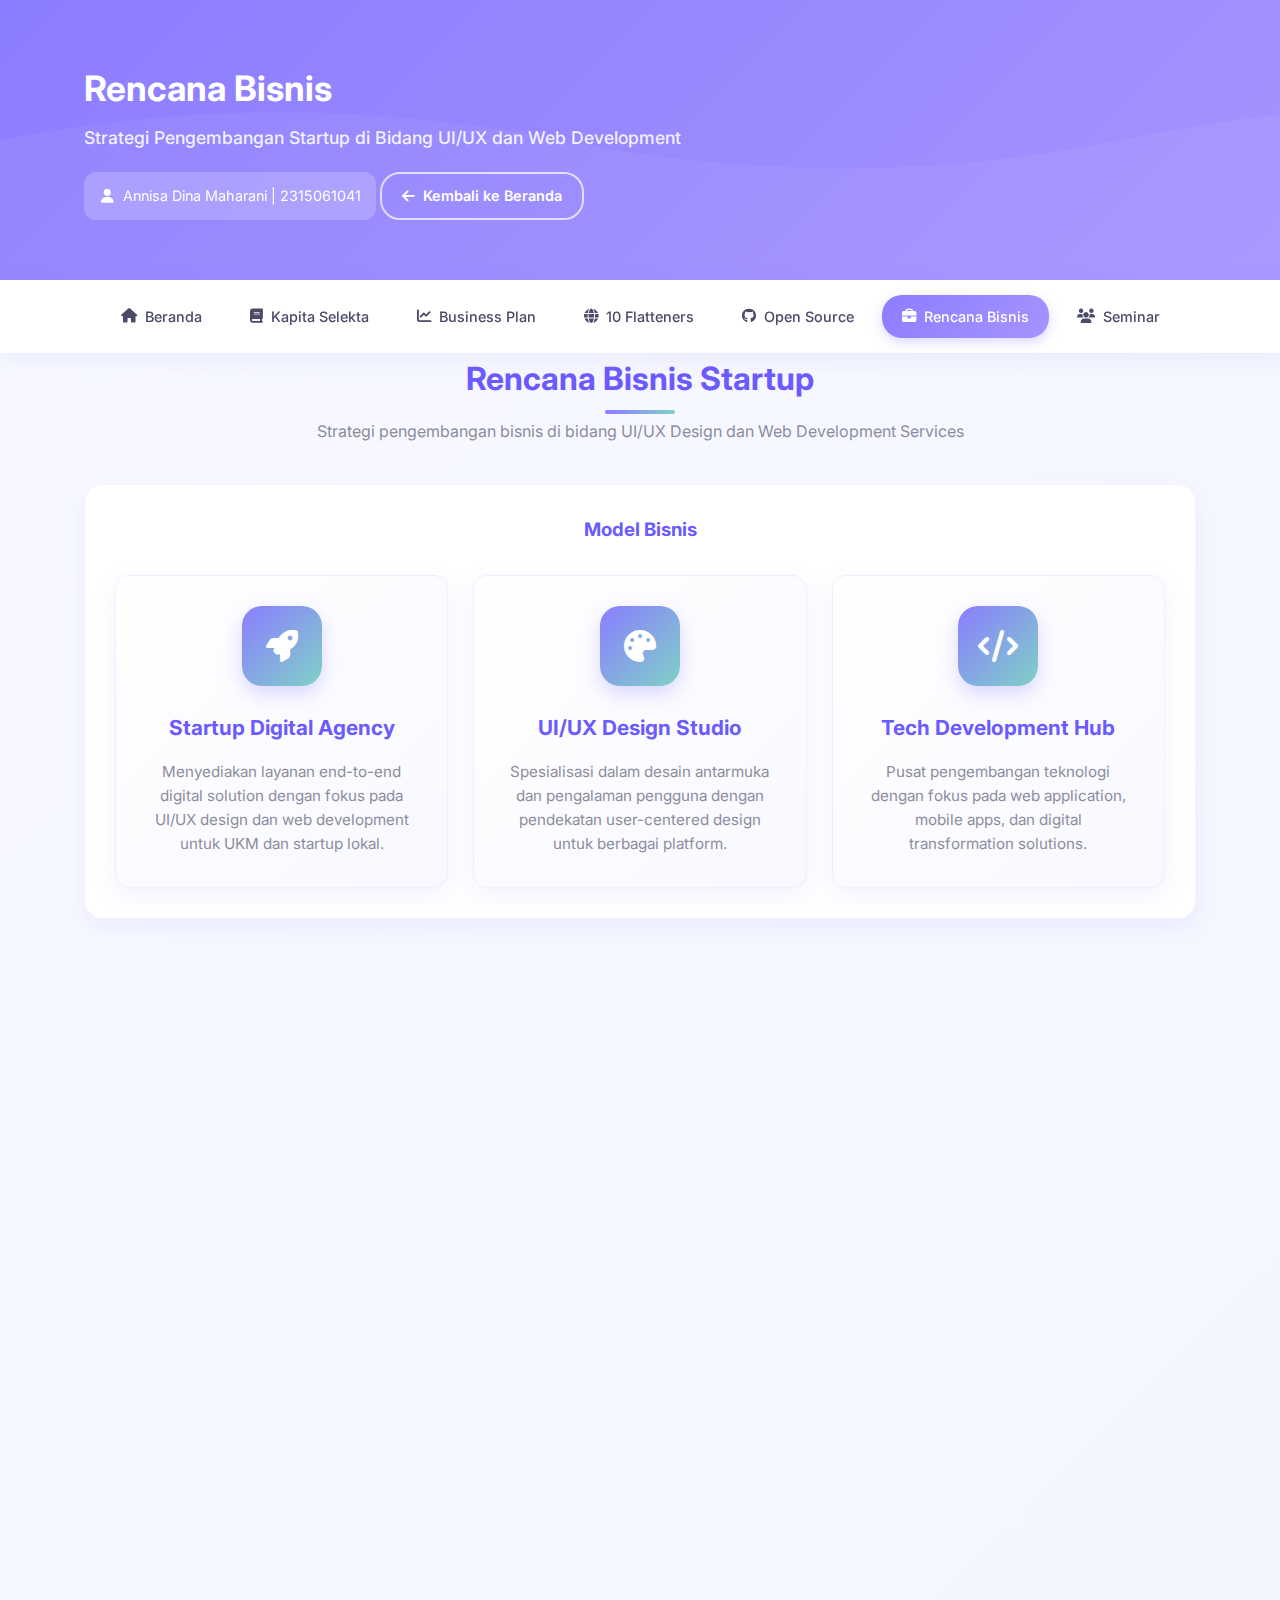
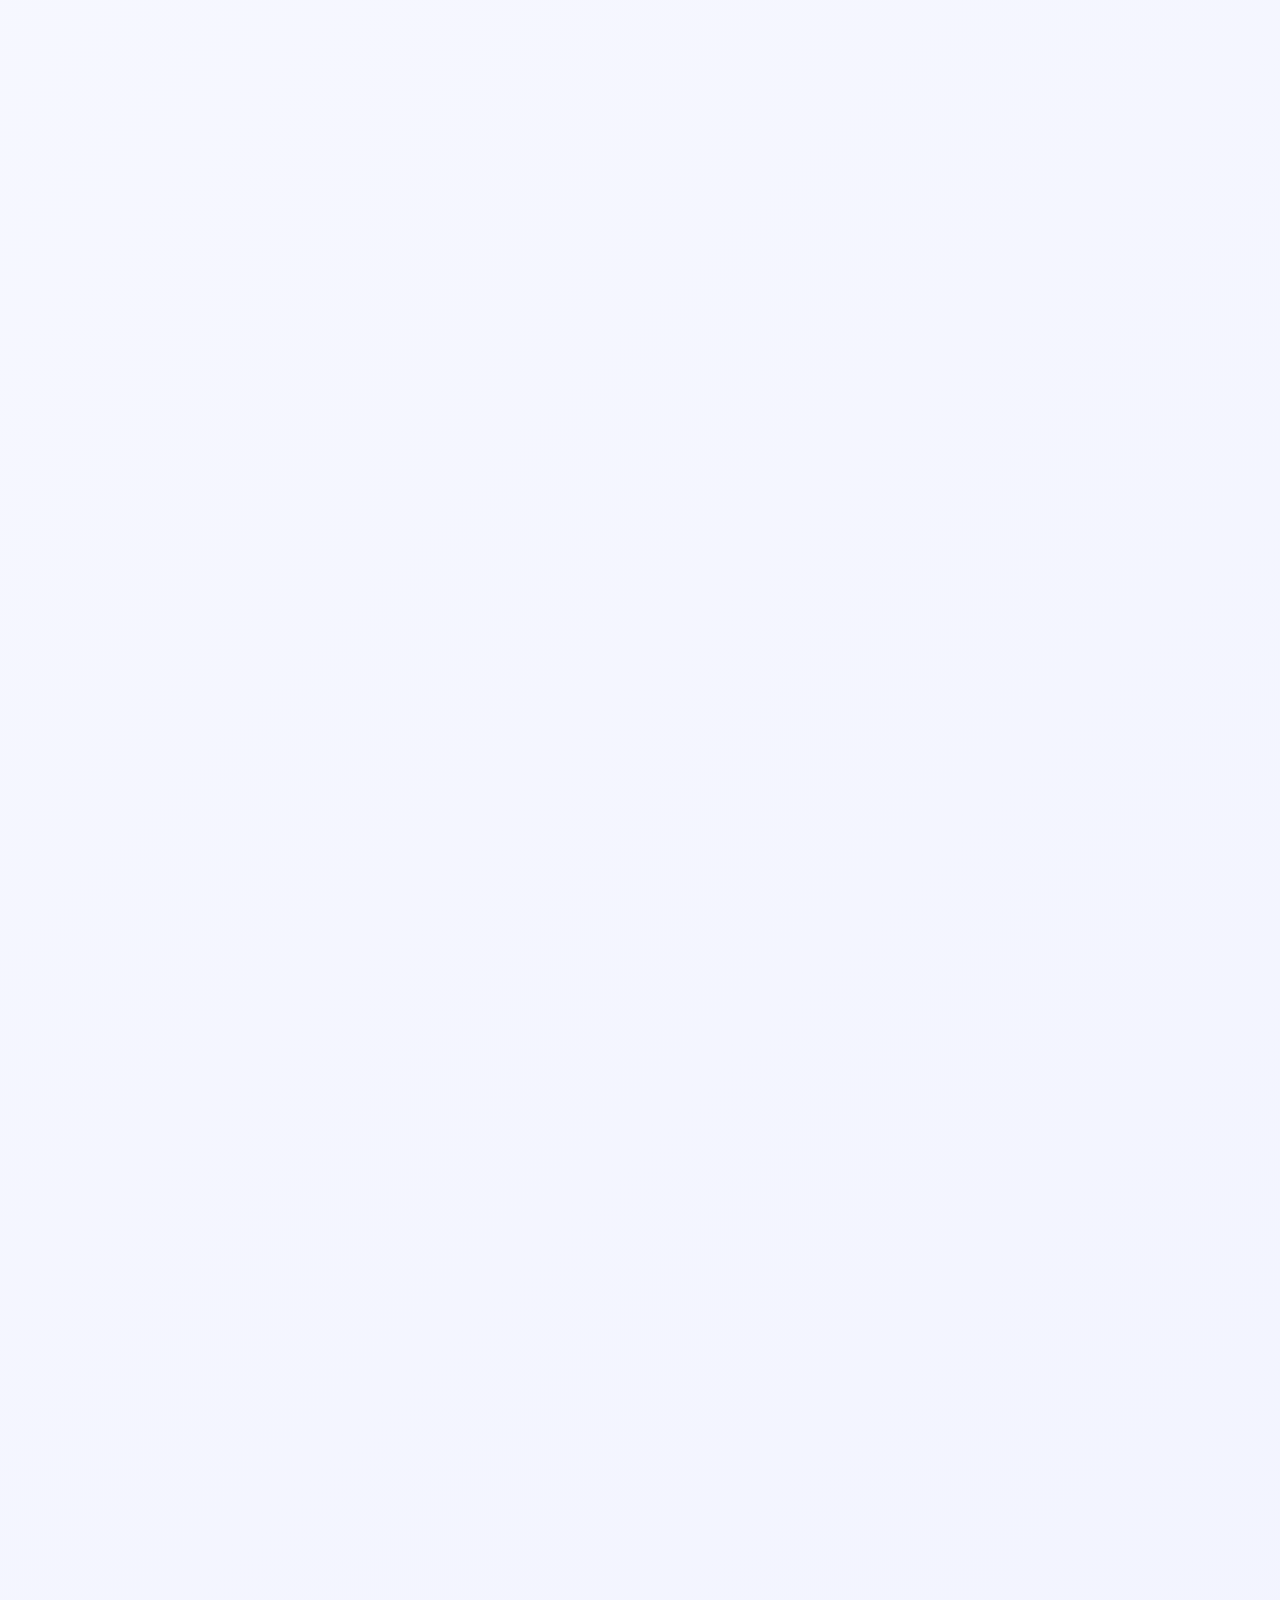
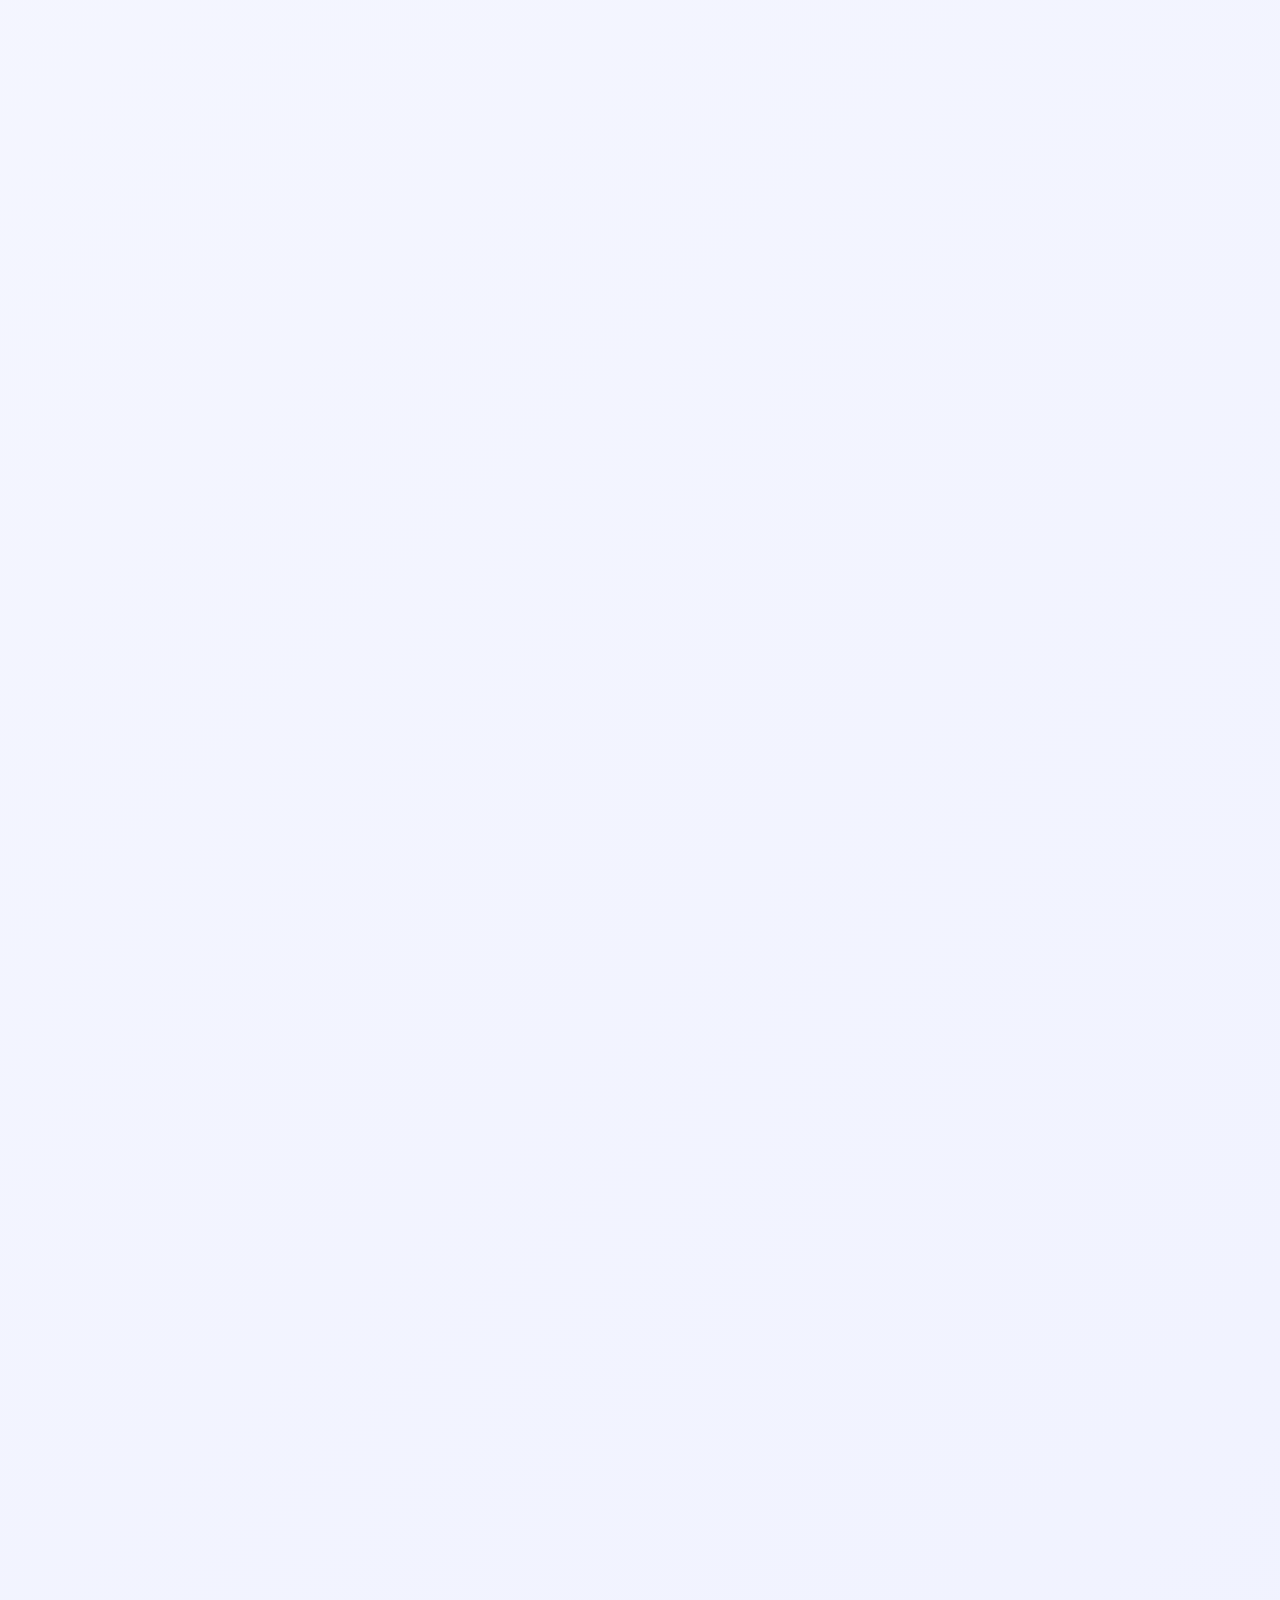
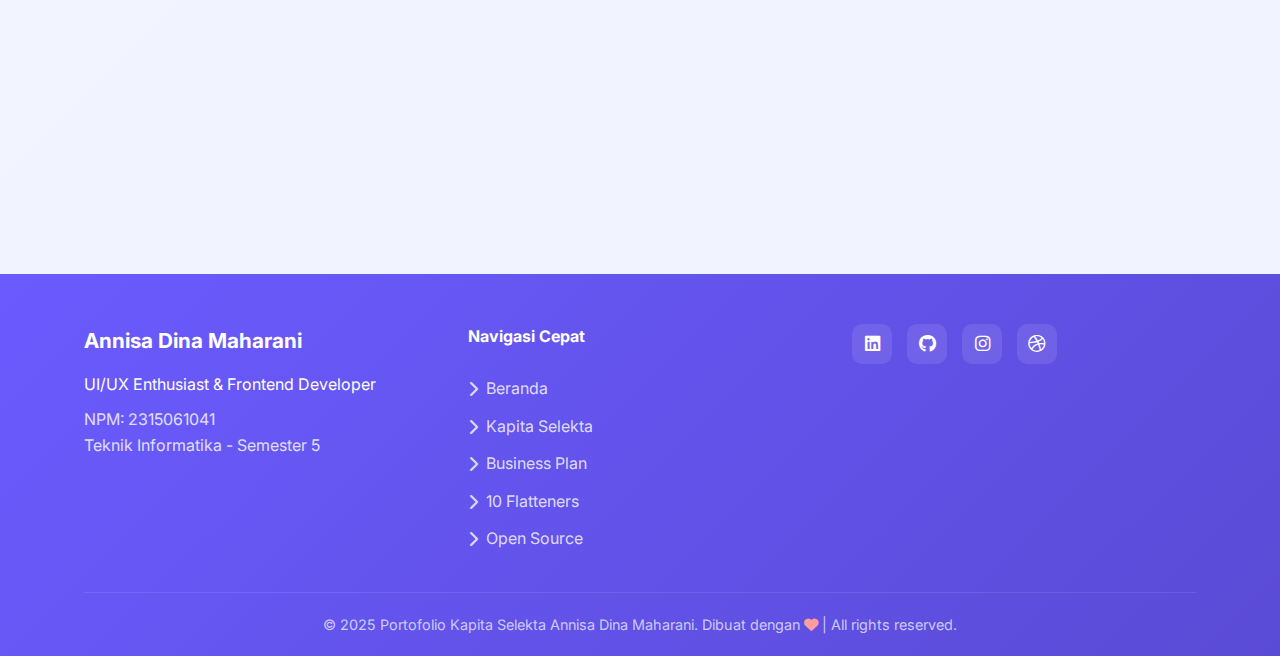
<file: rencanabisnis.html>
<!DOCTYPE html>
<html lang="id">
<head>
    <meta charset="UTF-8">
    <meta name="viewport" content="width=device-width, initial-scale=1.0">
    <title>Rencana Bisnis | Portofolio Annisa Dina Maharani</title>
    <link rel="stylesheet" href="https://cdnjs.cloudflare.com/ajax/libs/font-awesome/6.4.0/css/all.min.css">
    <link href="https://fonts.googleapis.com/css2?family=Inter:wght@300;400;500;600;700&display=swap" rel="stylesheet">
    <style>
        :root {
            --primary: #8B7DFF;
            --primary-light: #A594FF;
            --primary-dark: #6B5BFF;
            --secondary: #FF9E9E;
            --accent: #7FD1C7;
            --light: #F8F9FF;
            --dark: #4A4A6A;
            --gray: #8C8CA1;
            --success: #7FD1C7;
            --warning: #FFD166;
            --danger: #FF9E9E;
            --shadow: 0 8px 25px rgba(139, 125, 255, 0.1);
            --transition: all 0.3s ease;
        }

        * {
            margin: 0;
            padding: 0;
            box-sizing: border-box;
        }

        body {
            font-family: 'Inter', sans-serif;
            line-height: 1.6;
            color: var(--dark);
            background: linear-gradient(135deg, #F8F9FF 0%, #F0F2FF 100%);
            min-height: 100vh;
        }

        .container {
            width: 90%;
            max-width: 1200px;
            margin: 0 auto;
            padding: 0 20px;
        }

        /* Header */
        header {
            background: linear-gradient(135deg, var(--primary) 0%, var(--primary-light) 100%);
            color: white;
            padding: 60px 0 40px;
            position: relative;
            overflow: hidden;
        }

        header::before {
            content: '';
            position: absolute;
            top: 0;
            left: 0;
            width: 100%;
            height: 100%;
            background: url('data:image/svg+xml,<svg xmlns="http://www.w3.org/2000/svg" viewBox="0 0 1000 100" fill="%23ffffff" opacity="0.05"><path d="M500,50 Q550,20 600,50 T700,50 T800,50 T900,50 T1000,50 L1000,100 L0,100 L0,50 Q100,30 200,50 T400,50 T500,50"/></svg>');
            background-size: cover;
        }

        .header-content {
            display: flex;
            align-items: center;
            justify-content: space-between;
            gap: 40px;
            position: relative;
            z-index: 1;
        }

        .profile-info {
            flex: 1;
        }

        h1 {
            font-size: 2.2rem;
            font-weight: 700;
            margin-bottom: 8px;
        }

        .page-title {
            font-size: 1.1rem;
            font-weight: 500;
            margin-bottom: 20px;
            color: rgba(255, 255, 255, 0.9);
        }

        .student-info {
            background: rgba(255, 255, 255, 0.2);
            padding: 12px 15px;
            border-radius: 12px;
            margin-bottom: 20px;
            backdrop-filter: blur(10px);
            display: inline-block;
        }

        .info-item {
            display: flex;
            align-items: center;
            gap: 8px;
            font-size: 0.9rem;
        }

        .info-item i {
            width: 16px;
            text-align: center;
        }

        .btn {
            display: inline-flex;
            align-items: center;
            gap: 8px;
            padding: 10px 20px;
            border-radius: 20px;
            text-decoration: none;
            font-weight: 600;
            transition: var(--transition);
            border: none;
            cursor: pointer;
            font-size: 0.9rem;
        }

        .btn-outline {
            background-color: transparent;
            color: white;
            border: 2px solid rgba(255, 255, 255, 0.7);
        }

        .btn-outline:hover {
            background-color: white;
            color: var(--primary);
            transform: translateY(-2px);
        }

        /* Navigation */
        nav {
            background-color: white;
            box-shadow: var(--shadow);
            position: sticky;
            top: 0;
            z-index: 100;
        }

        nav .container {
            display: flex;
            justify-content: center;
            flex-wrap: wrap;
            gap: 8px;
            padding: 15px 0;
        }

        .nav-link {
            padding: 10px 20px;
            text-decoration: none;
            color: var(--dark);
            font-weight: 500;
            border-radius: 20px;
            transition: var(--transition);
            display: flex;
            align-items: center;
            gap: 8px;
            font-size: 0.9rem;
        }

        .nav-link:hover, .nav-link.active {
            background: linear-gradient(135deg, var(--primary), var(--primary-light));
            color: white;
            box-shadow: 0 4px 12px rgba(139, 125, 255, 0.3);
        }

        /* Main Content */
        main {
            padding: 50px 0;
        }

        .section-header {
            text-align: center;
            margin-bottom: 40px;
        }

        .section-header h2 {
            font-size: 2rem;
            margin-bottom: 15px;
            color: var(--primary-dark);
            position: relative;
            display: inline-block;
        }

        .section-header h2::after {
            content: '';
            position: absolute;
            bottom: -10px;
            left: 50%;
            transform: translateX(-50%);
            width: 70px;
            height: 4px;
            background: linear-gradient(to right, var(--primary), var(--accent));
            border-radius: 2px;
        }

        .section-desc {
            max-width: 700px;
            margin: 0 auto 30px;
            color: var(--gray);
            font-size: 1rem;
            line-height: 1.6;
        }

        .card {
            background-color: white;
            border-radius: 18px;
            padding: 30px;
            margin-bottom: 30px;
            box-shadow: var(--shadow);
            transition: var(--transition);
            border: 1px solid rgba(139, 125, 255, 0.1);
        }

        .card:hover {
            transform: translateY(-5px);
            box-shadow: 0 15px 35px rgba(139, 125, 255, 0.15);
        }

        .highlight {
            color: var(--primary);
            font-weight: 600;
        }

        /* Business Model Section */
        .business-model {
            margin: 40px 0;
        }

        .model-grid {
            display: grid;
            grid-template-columns: repeat(auto-fit, minmax(300px, 1fr));
            gap: 25px;
            margin-top: 30px;
        }

        .model-card {
            background: linear-gradient(135deg, #FFFFFF, #F8F9FF);
            padding: 30px;
            border-radius: 15px;
            text-align: center;
            box-shadow: var(--shadow);
            transition: var(--transition);
            border: 1px solid rgba(139, 125, 255, 0.1);
        }

        .model-card:hover {
            transform: translateY(-8px);
            box-shadow: 0 15px 35px rgba(139, 125, 255, 0.15);
        }

        .model-icon {
            width: 80px;
            height: 80px;
            background: linear-gradient(135deg, var(--primary), var(--accent));
            border-radius: 20px;
            display: flex;
            justify-content: center;
            align-items: center;
            margin: 0 auto 25px;
            color: white;
            font-size: 2rem;
            box-shadow: 0 8px 20px rgba(139, 125, 255, 0.3);
        }

        .model-card h4 {
            margin-bottom: 15px;
            color: var(--primary-dark);
            font-size: 1.3rem;
        }

        .model-card p {
            color: var(--gray);
            font-size: 0.95rem;
            line-height: 1.6;
        }

        /* Service Section */
        .service-section {
            margin: 40px 0;
        }

        .service-cards {
            display: grid;
            grid-template-columns: repeat(auto-fit, minmax(350px, 1fr));
            gap: 25px;
            margin-top: 30px;
        }

        .service-card {
            background: white;
            border-radius: 15px;
            overflow: hidden;
            box-shadow: var(--shadow);
            transition: var(--transition);
            border: 1px solid rgba(139, 125, 255, 0.1);
        }

        .service-card:hover {
            transform: translateY(-8px);
            box-shadow: 0 15px 35px rgba(139, 125, 255, 0.15);
        }

        .service-header {
            background: linear-gradient(135deg, var(--primary), var(--accent));
            color: white;
            padding: 25px;
            text-align: center;
        }

        .service-icon {
            font-size: 2.5rem;
            margin-bottom: 15px;
        }

        .service-header h4 {
            font-size: 1.3rem;
            margin-bottom: 8px;
        }

        .service-price {
            opacity: 0.9;
            font-size: 1.1rem;
            font-weight: 600;
        }

        .service-content {
            padding: 25px;
        }

        .service-features {
            margin: 20px 0;
        }

        .feature-item {
            display: flex;
            align-items: center;
            gap: 10px;
            margin-bottom: 10px;
            color: var(--gray);
            font-size: 0.95rem;
        }

        .feature-item i {
            color: var(--success);
            width: 20px;
        }

        .service-tech {
            display: flex;
            flex-wrap: wrap;
            gap: 8px;
            margin: 20px 0;
        }

        .tech-tag {
            padding: 6px 12px;
            background: rgba(139, 125, 255, 0.1);
            color: var(--primary);
            border-radius: 15px;
            font-size: 0.8rem;
            font-weight: 500;
        }

        /* Market Analysis */
        .market-section {
            margin: 40px 0;
        }

        .market-grid {
            display: grid;
            grid-template-columns: repeat(auto-fit, minmax(250px, 1fr));
            gap: 25px;
            margin-top: 30px;
        }

        .market-card {
            background: linear-gradient(135deg, #FFFFFF, #F8F9FF);
            padding: 30px;
            border-radius: 15px;
            text-align: center;
            box-shadow: var(--shadow);
            transition: var(--transition);
            border: 1px solid rgba(139, 125, 255, 0.1);
        }

        .market-card:hover {
            transform: translateY(-5px);
        }

        .market-icon {
            width: 70px;
            height: 70px;
            background: linear-gradient(135deg, var(--primary), var(--accent));
            border-radius: 15px;
            display: flex;
            justify-content: center;
            align-items: center;
            margin: 0 auto 20px;
            color: white;
            font-size: 1.8rem;
        }

        .market-card h4 {
            margin-bottom: 10px;
            color: var(--primary-dark);
        }

        .market-stats {
            font-size: 2rem;
            font-weight: 700;
            color: var(--primary);
            margin-bottom: 10px;
        }

        .market-desc {
            color: var(--gray);
            font-size: 0.9rem;
            line-height: 1.5;
        }

        /* Timeline Section */
        .timeline-section {
            margin: 40px 0;
        }

        .timeline {
            position: relative;
            max-width: 800px;
            margin: 40px auto;
        }

        .timeline::before {
            content: '';
            position: absolute;
            top: 0;
            bottom: 0;
            left: 50%;
            width: 3px;
            background: linear-gradient(to bottom, var(--primary), var(--accent));
            transform: translateX(-50%);
        }

        .timeline-item {
            position: relative;
            margin-bottom: 40px;
            width: 50%;
            padding: 0 40px;
        }

        .timeline-item:nth-child(odd) {
            left: 0;
        }

        .timeline-item:nth-child(even) {
            left: 50%;
        }

        .timeline-content {
            background: white;
            padding: 25px;
            border-radius: 15px;
            box-shadow: var(--shadow);
            position: relative;
            border: 1px solid rgba(139, 125, 255, 0.1);
        }

        .timeline-item:nth-child(odd) .timeline-content::after {
            content: '';
            position: absolute;
            top: 25px;
            right: -10px;
            width: 0;
            height: 0;
            border-top: 10px solid transparent;
            border-bottom: 10px solid transparent;
            border-left: 10px solid white;
        }

        .timeline-item:nth-child(even) .timeline-content::after {
            content: '';
            position: absolute;
            top: 25px;
            left: -10px;
            width: 0;
            height: 0;
            border-top: 10px solid transparent;
            border-bottom: 10px solid transparent;
            border-right: 10px solid white;
        }

        .timeline-marker {
            position: absolute;
            top: 25px;
            width: 20px;
            height: 20px;
            background: var(--primary);
            border-radius: 50%;
            z-index: 1;
            box-shadow: 0 0 0 4px white, 0 0 0 6px var(--primary);
        }

        .timeline-item:nth-child(odd) .timeline-marker {
            right: -10px;
        }

        .timeline-item:nth-child(even) .timeline-marker {
            left: -10px;
        }

        .timeline-content h4 {
            margin-bottom: 10px;
            color: var(--primary-dark);
        }

        .timeline-content p {
            color: var(--gray);
            font-size: 0.95rem;
            line-height: 1.6;
        }

        /* Financial Projection */
        .financial-section {
            margin: 40px 0;
        }

        .financial-grid {
            display: grid;
            grid-template-columns: repeat(auto-fit, minmax(200px, 1fr));
            gap: 20px;
            margin-top: 30px;
        }

        .financial-card {
            background: white;
            padding: 25px;
            border-radius: 15px;
            text-align: center;
            box-shadow: var(--shadow);
            border: 1px solid rgba(139, 125, 255, 0.1);
        }

        .financial-number {
            font-size: 2.2rem;
            font-weight: 700;
            color: var(--primary);
            margin-bottom: 10px;
        }

        .financial-label {
            color: var(--gray);
            font-size: 0.9rem;
            font-weight: 500;
        }

        /* Footer */
        footer {
            background: linear-gradient(135deg, var(--primary-dark), #5A4BD6);
            color: white;
            padding: 50px 0 20px;
        }

        .footer-content {
            display: grid;
            grid-template-columns: repeat(auto-fit, minmax(250px, 1fr));
            gap: 40px;
            margin-bottom: 40px;
        }

        .footer-info h3 {
            margin-bottom: 15px;
            font-size: 1.3rem;
        }

        .footer-links {
            display: flex;
            flex-direction: column;
            gap: 12px;
        }

        .footer-links a {
            color: rgba(255, 255, 255, 0.8);
            text-decoration: none;
            transition: var(--transition);
            display: flex;
            align-items: center;
            gap: 8px;
        }

        .footer-links a:hover {
            color: white;
            transform: translateX(5px);
        }

        .footer-social {
            display: flex;
            gap: 15px;
        }

        .footer-social a {
            width: 40px;
            height: 40px;
            background: rgba(255, 255, 255, 0.1);
            border-radius: 10px;
            display: flex;
            justify-content: center;
            align-items: center;
            color: white;
            text-decoration: none;
            transition: var(--transition);
            font-size: 1.1rem;
        }

        .footer-social a:hover {
            background: var(--accent);
            transform: translateY(-3px);
            box-shadow: 0 5px 15px rgba(127, 209, 199, 0.4);
        }

        .footer-bottom {
            text-align: center;
            padding-top: 20px;
            border-top: 1px solid rgba(255, 255, 255, 0.1);
            color: rgba(255, 255, 255, 0.7);
            font-size: 0.9rem;
        }

        /* Back to Top Button */
        .back-to-top {
            position: fixed;
            bottom: 30px;
            right: 30px;
            width: 45px;
            height: 45px;
            background: linear-gradient(135deg, var(--primary), var(--accent));
            color: white;
            border: none;
            border-radius: 12px;
            display: flex;
            justify-content: center;
            align-items: center;
            font-size: 1.1rem;
            cursor: pointer;
            box-shadow: 0 5px 15px rgba(139, 125, 255, 0.4);
            transition: var(--transition);
            opacity: 0;
            visibility: hidden;
            z-index: 1000;
        }

        .back-to-top.show {
            opacity: 1;
            visibility: visible;
        }

        .back-to-top:hover {
            transform: translateY(-3px);
            box-shadow: 0 8px 20px rgba(139, 125, 255, 0.5);
        }

        /* Responsive Design */
        @media (max-width: 992px) {
            .timeline::before {
                left: 30px;
            }
            
            .timeline-item {
                width: 100%;
                padding-left: 70px;
                padding-right: 0;
            }
            
            .timeline-item:nth-child(even) {
                left: 0;
            }
            
            .timeline-item:nth-child(odd) .timeline-marker,
            .timeline-item:nth-child(even) .timeline-marker {
                left: 20px;
            }
            
            .timeline-item:nth-child(odd) .timeline-content::after,
            .timeline-item:nth-child(even) .timeline-content::after {
                left: -10px;
                border-right: 10px solid white;
                border-left: none;
            }
        }

        @media (max-width: 768px) {
            .header-content {
                flex-direction: column;
                text-align: center;
                gap: 20px;
            }
            
            h1 {
                font-size: 1.8rem;
            }
            
            .section-header h2 {
                font-size: 1.6rem;
            }
            
            nav .container {
                justify-content: flex-start;
                overflow-x: auto;
                padding-bottom: 10px;
            }
            
            .nav-link {
                white-space: nowrap;
                font-size: 0.85rem;
                padding: 8px 16px;
            }
            
            .card {
                padding: 25px;
            }
            
            .model-grid {
                grid-template-columns: 1fr;
            }
            
            .service-cards {
                grid-template-columns: 1fr;
            }
            
            .market-grid {
                grid-template-columns: 1fr;
            }
        }

        /* Animations */
        @keyframes fadeIn {
            from { opacity: 0; transform: translateY(30px); }
            to { opacity: 1; transform: translateY(0); }
        }

        @keyframes slideInLeft {
            from { opacity: 0; transform: translateX(-30px); }
            to { opacity: 1; transform: translateX(0); }
        }

        .fade-in {
            animation: fadeIn 0.8s ease forwards;
        }

        .slide-in-left {
            animation: slideInLeft 0.8s ease forwards;
        }

        .delay-1 { animation-delay: 0.2s; }
        .delay-2 { animation-delay: 0.4s; }
        .delay-3 { animation-delay: 0.6s; }
    </style>
</head>
<body>
    <!-- Header -->
    <header>
        <div class="container">
            <div class="header-content">
                <div class="profile-info">
                    <h1>Rencana Bisnis</h1>
                    <p class="page-title">Strategi Pengembangan Startup di Bidang UI/UX dan Web Development</p>
                    <div class="student-info">
                        <div class="info-item">
                            <i class="fas fa-user"></i>
                            <span>Annisa Dina Maharani | 2315061041</span>
                        </div>
                    </div>
                    <a href="index.html" class="btn btn-outline">
                        <i class="fas fa-arrow-left"></i> Kembali ke Beranda
                    </a>
                </div>
            </div>
        </div>
    </header>

    <!-- Navigation -->
    <nav>
        <div class="container">
            <a href="index.html" class="nav-link">
                <i class="fas fa-home"></i> Beranda
            </a>
            <a href="kapsel.html" class="nav-link">
                <i class="fas fa-book"></i> Kapita Selekta
            </a>
            <a href="business-plan.html" class="nav-link">
                <i class="fas fa-chart-line"></i> Business Plan
            </a>
            <a href="flatteners.html" class="nav-link">
                <i class="fas fa-globe"></i> 10 Flatteners
            </a>
            <a href="open-source.html" class="nav-link">
                <i class="fab fa-github"></i> Open Source
            </a>
            <a href="rencanabisnis.html" class="nav-link active">
                <i class="fas fa-briefcase"></i> Rencana Bisnis
            </a>
            <a href="seminar.html" class="nav-link">
                <i class="fas fa-users"></i> Seminar
            </a>
        </div>
    </nav>

    <!-- Main Content -->
    <main class="container">
        <section class="fade-in">
            <div class="section-header">
                <h2>Rencana Bisnis Startup</h2>
                <p class="section-desc">Strategi pengembangan bisnis di bidang UI/UX Design dan Web Development Services</p>
            </div>
            
            <!-- Business Model -->
            <div class="business-model">
                <div class="card">
                    <h3 style="text-align: center; margin-bottom: 30px; color: var(--primary-dark);">Model Bisnis</h3>
                    
                    <div class="model-grid">
                        <div class="model-card fade-in">
                            <div class="model-icon">
                                <i class="fas fa-rocket"></i>
                            </div>
                            <h4>Startup Digital Agency</h4>
                            <p>Menyediakan layanan end-to-end digital solution dengan fokus pada UI/UX design dan web development untuk UKM dan startup lokal.</p>
                        </div>
                        
                        <div class="model-card fade-in delay-1">
                            <div class="model-icon">
                                <i class="fas fa-palette"></i>
                            </div>
                            <h4>UI/UX Design Studio</h4>
                            <p>Spesialisasi dalam desain antarmuka dan pengalaman pengguna dengan pendekatan user-centered design untuk berbagai platform.</p>
                        </div>
                        
                        <div class="model-card fade-in delay-2">
                            <div class="model-icon">
                                <i class="fas fa-code"></i>
                            </div>
                            <h4>Tech Development Hub</h4>
                            <p>Pusat pengembangan teknologi dengan fokus pada web application, mobile apps, dan digital transformation solutions.</p>
                        </div>
                    </div>
                </div>
            </div>

            <!-- Service Offering -->
            <div class="service-section">
                <div class="card fade-in">
                    <h3 style="text-align: center; margin-bottom: 30px; color: var(--primary-dark);">Layanan yang Ditawarkan</h3>
                    
                    <div class="service-cards">
                        <!-- UI/UX Service -->
                        <div class="service-card slide-in-left">
                            <div class="service-header">
                                <div class="service-icon">
                                    <i class="fas fa-pencil-ruler"></i>
                                </div>
                                <h4>UI/UX Design Package</h4>
                                <div class="service-price">Rp 5-15 Juta/Project</div>
                            </div>
                            <div class="service-content">
                                <h5 style="color: var(--primary-dark); margin-bottom: 15px;">Layanan Desain Lengkap</h5>
                                
                                <div class="service-features">
                                    <div class="feature-item">
                                        <i class="fas fa-check"></i>
                                        <span>User Research & Persona Development</span>
                                    </div>
                                    <div class="feature-item">
                                        <i class="fas fa-check"></i>
                                        <span>Wireframing & Prototyping</span>
                                    </div>
                                    <div class="feature-item">
                                        <i class="fas fa-check"></i>
                                        <span>UI Design & Design System</span>
                                    </div>
                                    <div class="feature-item">
                                        <i class="fas fa-check"></i>
                                        <span>Usability Testing & Iteration</span>
                                    </div>
                                    <div class="feature-item">
                                        <i class="fas fa-check"></i>
                                        <span>Design Handoff & Documentation</span>
                                    </div>
                                </div>
                                
                                <div class="service-tech">
                                    <span class="tech-tag">Figma</span>
                                    <span class="tech-tag">Adobe XD</span>
                                    <span class="tech-tag">Sketch</span>
                                    <span class="tech-tag">InVision</span>
                                </div>
                            </div>
                        </div>
                        
                        <!-- Web Development Service -->
                        <div class="service-card slide-in-left delay-1">
                            <div class="service-header">
                                <div class="service-icon">
                                    <i class="fas fa-laptop-code"></i>
                                </div>
                                <h4>Web Development</h4>
                                <div class="service-price">Rp 10-25 Juta/Project</div>
                            </div>
                            <div class="service-content">
                                <h5 style="color: var(--primary-dark); margin-bottom: 15px;">Pengembangan Website & Web App</h5>
                                
                                <div class="service-features">
                                    <div class="feature-item">
                                        <i class="fas fa-check"></i>
                                        <span>Responsive Website Development</span>
                                    </div>
                                    <div class="feature-item">
                                        <i class="fas fa-check"></i>
                                        <span>Web Application dengan React/Vue</span>
                                    </div>
                                    <div class="feature-item">
                                        <i class="fas fa-check"></i>
                                        <span>E-commerce & CMS Development</span>
                                    </div>
                                    <div class="feature-item">
                                        <i class="fas fa-check"></i>
                                        <span>API Integration & Backend Development</span>
                                    </div>
                                    <div class="feature-item">
                                        <i class="fas fa-check"></i>
                                        <span>Maintenance & Support</span>
                                    </div>
                                </div>
                                
                                <div class="service-tech">
                                    <span class="tech-tag">React.js</span>
                                    <span class="tech-tag">Vue.js</span>
                                    <span class="tech-tag">Node.js</span>
                                    <span class="tech-tag">MongoDB</span>
                                </div>
                            </div>
                        </div>
                        
                        <!-- Mobile App Service -->
                        <div class="service-card slide-in-left delay-2">
                            <div class="service-header">
                                <div class="service-icon">
                                    <i class="fas fa-mobile-alt"></i>
                                </div>
                                <h4>Mobile App Development</h4>
                                <div class="service-price">Rp 15-40 Juta/Project</div>
                            </div>
                            <div class="service-content">
                                <h5 style="color: var(--primary-dark); margin-bottom: 15px;">Aplikasi Mobile Cross-Platform</h5>
                                
                                <div class="service-features">
                                    <div class="feature-item">
                                        <i class="fas fa-check"></i>
                                        <span>Cross-platform App Development</span>
                                    </div>
                                    <div class="feature-item">
                                        <i class="fas fa-check"></i>
                                        <span>UI/UX Design untuk Mobile</span>
                                    </div>
                                    <div class="feature-item">
                                        <i class="fas fa-check"></i>
                                        <span>Backend Integration</span>
                                    </div>
                                    <div class="feature-item">
                                        <i class="fas fa-check"></i>
                                        <span>App Store Deployment</span>
                                    </div>
                                    <div class="feature-item">
                                        <i class="fas fa-check"></i>
                                        <span>Ongoing Maintenance</span>
                                    </div>
                                </div>
                                
                                <div class="service-tech">
                                    <span class="tech-tag">React Native</span>
                                    <span class="tech-tag">Flutter</span>
                                    <span class="tech-tag">Firebase</span>
                                    <span class="tech-tag">REST API</span>
                                </div>
                            </div>
                        </div>
                    </div>
                </div>
            </div>

            <!-- Market Analysis -->
            <div class="market-section">
                <div class="card fade-in">
                    <h3 style="text-align: center; margin-bottom: 30px; color: var(--primary-dark);">Analisis Pasar & Target</h3>
                    
                    <div class="market-grid">
                        <div class="market-card slide-in-left">
                            <div class="market-icon">
                                <i class="fas fa-store"></i>
                            </div>
                            <h4>UKM & Startup</h4>
                            <div class="market-stats">60%</div>
                            <div class="market-desc">Usaha kecil menengah dan startup yang membutuhkan presence digital</div>
                        </div>
                        
                        <div class="market-card slide-in-left delay-1">
                            <div class="market-icon">
                                <i class="fas fa-graduation-cap"></i>
                            </div>
                            <h4>Edukasi & Training</h4>
                            <div class="market-stats">20%</div>
                            <div class="market-desc">Lembaga pendidikan yang membutuhkan platform digital</div>
                        </div>
                        
                        <div class="market-card slide-in-left delay-2">
                            <div class="market-icon">
                                <i class="fas fa-heartbeat"></i>
                            </div>
                            <h4>Kesehatan & Lifestyle</h4>
                            <div class="market-stats">15%</div>
                            <div class="market-desc">Bisnis di sektor kesehatan dan lifestyle modern</div>
                        </div>
                        
                        <div class="market-card slide-in-left delay-3">
                            <div class="market-icon">
                                <i class="fas fa-industry"></i>
                            </div>
                            <h4>Korporasi</h4>
                            <div class="market-stats">5%</div>
                            <div class="market-desc">Perusahaan besar yang membutuhkan digital transformation</div>
                        </div>
                    </div>
                </div>
            </div>

            <!-- Implementation Timeline -->
            <div class="timeline-section">
                <div class="card fade-in">
                    <h3 style="text-align: center; margin-bottom: 30px; color: var(--primary-dark);">Timeline Implementasi Bisnis</h3>
                    
                    <div class="timeline">
                        <div class="timeline-item">
                            <div class="timeline-marker"></div>
                            <div class="timeline-content">
                                <h4>Fase 1: Foundation (6 Bulan)</h4>
                                <p>Pembentukan legal entity, development portfolio, building network, dan acquiring first clients. Fokus pada project kecil dan medium untuk membangun reputasi.</p>
                            </div>
                        </div>
                        
                        <div class="timeline-item">
                            <div class="timeline-marker"></div>
                            <div class="timeline-content">
                                <h4>Fase 2: Growth (12 Bulan)</h4>
                                <p>Expansion team, developing proprietary tools, scaling operations, dan targeting larger projects. Implementasi sistem dan proses yang scalable.</p>
                            </div>
                        </div>
                        
                        <div class="timeline-item">
                            <div class="timeline-marker"></div>
                            <div class="timeline-content">
                                <h4>Fase 3: Scale (18 Bulan)</h4>
                                <p>Market expansion, product development, partnership building, dan exploring funding opportunities. Fokus pada innovation dan market leadership.</p>
                            </div>
                        </div>
                        
                        <div class="timeline-item">
                            <div class="timeline-marker"></div>
                            <div class="timeline-content">
                                <h4>Fase 4: Maturity (24+ Bulan)</h4>
                                <p>Establishment as industry leader, continuous innovation, international expansion, dan strategic acquisitions. Focus on sustainable growth dan impact.</p>
                            </div>
                        </div>
                    </div>
                </div>
            </div>

            <!-- Financial Projection -->
            <div class="financial-section">
                <div class="card fade-in">
                    <h3 style="text-align: center; margin-bottom: 30px; color: var(--primary-dark);">Proyeksi Keuangan</h3>
                    
                    <div class="financial-grid">
                        <div class="financial-card">
                            <div class="financial-number">Rp 50Jt</div>
                            <div class="financial-label">Initial Investment</div>
                        </div>
                        
                        <div class="financial-card">
                            <div class="financial-number">Rp 100Jt</div>
                            <div class="financial-label">Year 1 Revenue</div>
                        </div>
                        
                        <div class="financial-card">
                            <div class="financial-number">Rp 250Jt</div>
                            <div class="financial-label">Year 2 Revenue</div>
                        </div>
                        
                        <div class="financial-card">
                            <div class="financial-number">Rp 500Jt</div>
                            <div class="financial-label">Year 3 Revenue</div>
                        </div>
                    </div>
                    
                    <div style="margin-top: 30px; padding: 25px; background: linear-gradient(135deg, rgba(139, 125, 255, 0.05), rgba(127, 209, 199, 0.05)); border-radius: 15px;">
                        <h5 style="color: var(--primary-dark); margin-bottom: 15px;">💰 Break-even Analysis:</h5>
                        <ul style="color: var(--gray); line-height: 1.7; padding-left: 20px;">
                            <li><strong>Break-even Point:</strong> 8-10 bulan operasional</li>
                            <li><strong>Monthly Operating Cost:</strong> Rp 8-12 juta (termasuk gaji, software, marketing)</li>
                            <li><strong>Target Profit Margin:</strong> 30-40% per project</li>
                            <li><strong>Client Acquisition Cost:</strong> Rp 2-5 juta per client</li>
                        </ul>
                    </div>
                </div>
            </div>

            <!-- Competitive Advantage -->
            <div class="card fade-in">
                <h3 style="text-align: center; margin-bottom: 30px; color: var(--primary-dark);">Keunggulan Kompetitif</h3>
                
                <div style="background: linear-gradient(135deg, rgba(139, 125, 255, 0.05), rgba(127, 209, 199, 0.05)); padding: 30px; border-radius: 15px;">
                    <div style="display: grid; grid-template-columns: repeat(auto-fit, minmax(250px, 1fr)); gap: 20px;">
                        <div style="text-align: center; padding: 20px;">
                            <div style="width: 60px; height: 60px; background: var(--primary); border-radius: 15px; display: flex; align-items: center; justify-content: center; margin: 0 auto 15px; color: white; font-size: 1.5rem;">
                                <i class="fas fa-bullseye"></i>
                            </div>
                            <h4 style="color: var(--primary-dark); margin-bottom: 10px;">Niche Specialization</h4>
                            <p style="color: var(--gray); font-size: 0.9rem;">Fokus pada UI/UX dan web development untuk specific industries</p>
                        </div>
                        
                        <div style="text-align: center; padding: 20px;">
                            <div style="width: 60px; height: 60px; background: var(--primary); border-radius: 15px; display: flex; align-items: center; justify-content: center; margin: 0 auto 15px; color: white; font-size: 1.5rem;">
                                <i class="fas fa-rocket"></i>
                            </div>
                            <h4 style="color: var(--primary-dark); margin-bottom: 10px;">Agile Development</h4>
                            <p style="color: var(--gray); font-size: 0.9rem;">Metode development yang cepat dan iteratif dengan client involvement</p>
                        </div>
                        
                        <div style="text-align: center; padding: 20px;">
                            <div style="width: 60px; height: 60px; background: var(--primary); border-radius: 15px; display: flex; align-items: center; justify-content: center; margin: 0 auto 15px; color: white; font-size: 1.5rem;">
                                <i class="fas fa-handshake"></i>
                            </div>
                            <h4 style="color: var(--primary-dark); margin-bottom: 10px;">Client Partnership</h4>
                            <p style="color: var(--gray); font-size: 0.9rem;">Pendekatan partnership bukan vendor-client relationship</p>
                        </div>
                    </div>
                </div>
            </div>
        </section>
    </main>

    <!-- Footer -->
    <footer>
        <div class="container">
            <div class="footer-content">
                <div class="footer-info">
                    <h3>Annisa Dina Maharani</h3>
                    <p>UI/UX Enthusiast & Frontend Developer</p>
                    <p style="margin-top: 10px; opacity: 0.8;">NPM: 2315061041<br>Teknik Informatika - Semester 5</p>
                </div>
                <div class="footer-links">
                    <h4 style="margin-bottom: 15px; color: white;">Navigasi Cepat</h4>
                    <a href="index.html"><i class="fas fa-chevron-right"></i> Beranda</a>
                    <a href="kapsel.html"><i class="fas fa-chevron-right"></i> Kapita Selekta</a>
                    <a href="business-plan.html"><i class="fas fa-chevron-right"></i> Business Plan</a>
                    <a href="flatteners.html"><i class="fas fa-chevron-right"></i> 10 Flatteners</a>
                    <a href="open-source.html"><i class="fas fa-chevron-right"></i> Open Source</a>
                </div>
                <div class="footer-social">
                    <a href="#"><i class="fab fa-linkedin"></i></a>
                    <a href="#"><i class="fab fa-github"></i></a>
                    <a href="#"><i class="fab fa-instagram"></i></a>
                    <a href="#"><i class="fab fa-dribbble"></i></a>
                </div>
            </div>
            <div class="footer-bottom">
                <p>&copy; 2025 Portofolio Kapita Selekta Annisa Dina Maharani. Dibuat dengan <i class="fas fa-heart" style="color: var(--secondary);"></i> | All rights reserved.</p>
            </div>
        </div>
    </footer>

    <!-- Back to Top Button -->
    <button id="backToTop" class="back-to-top">
        <i class="fas fa-chevron-up"></i>
    </button>

    <script>
        // Back to top button functionality
        const backToTopButton = document.getElementById('backToTop');
        
        window.addEventListener('scroll', () => {
            if (window.pageYOffset > 300) {
                backToTopButton.classList.add('show');
            } else {
                backToTopButton.classList.remove('show');
            }
        });
        
        backToTopButton.addEventListener('click', () => {
            window.scrollTo({
                top: 0,
                behavior: 'smooth'
            });
        });
        
        // Navigation active state - Fixed version
        const navLinks = document.querySelectorAll('.nav-link');
        const currentPage = window.location.pathname.split('/').pop() || 'index.html';
        
        // Set active state based on current page
        navLinks.forEach(link => {
            const linkHref = link.getAttribute('href');
            if (linkHref === currentPage || 
                (currentPage === '' && linkHref === 'index.html') ||
                (currentPage.includes('rencanabisnis') && linkHref === 'rencanabisnis.html')) {
                link.classList.add('active');
            }
            
            link.addEventListener('click', function() {
                navLinks.forEach(l => l.classList.remove('active'));
                this.classList.add('active');
            });
        });

        // Improved animation on scroll
        const observerOptions = {
            threshold: 0.1,
            rootMargin: '0px 0px -50px 0px'
        };

        const observer = new IntersectionObserver((entries) => {
            entries.forEach(entry => {
                if (entry.isIntersecting) {
                    entry.target.style.opacity = '1';
                    entry.target.style.transform = 'translateY(0)';
                    entry.target.style.animation = 'fadeIn 0.8s ease forwards';
                }
            });
        }, observerOptions);

        // Observe all cards and elements
        document.addEventListener('DOMContentLoaded', () => {
            const elementsToAnimate = document.querySelectorAll('.card, .model-card, .service-card, .market-card, .timeline-item, .financial-card');
            elementsToAnimate.forEach(el => {
                el.style.opacity = '0';
                el.style.transform = 'translateY(20px)';
                el.style.transition = 'opacity 0.6s ease, transform 0.6s ease';
                observer.observe(el);
            });
        });
    </script>
</body>
</html>
</file>
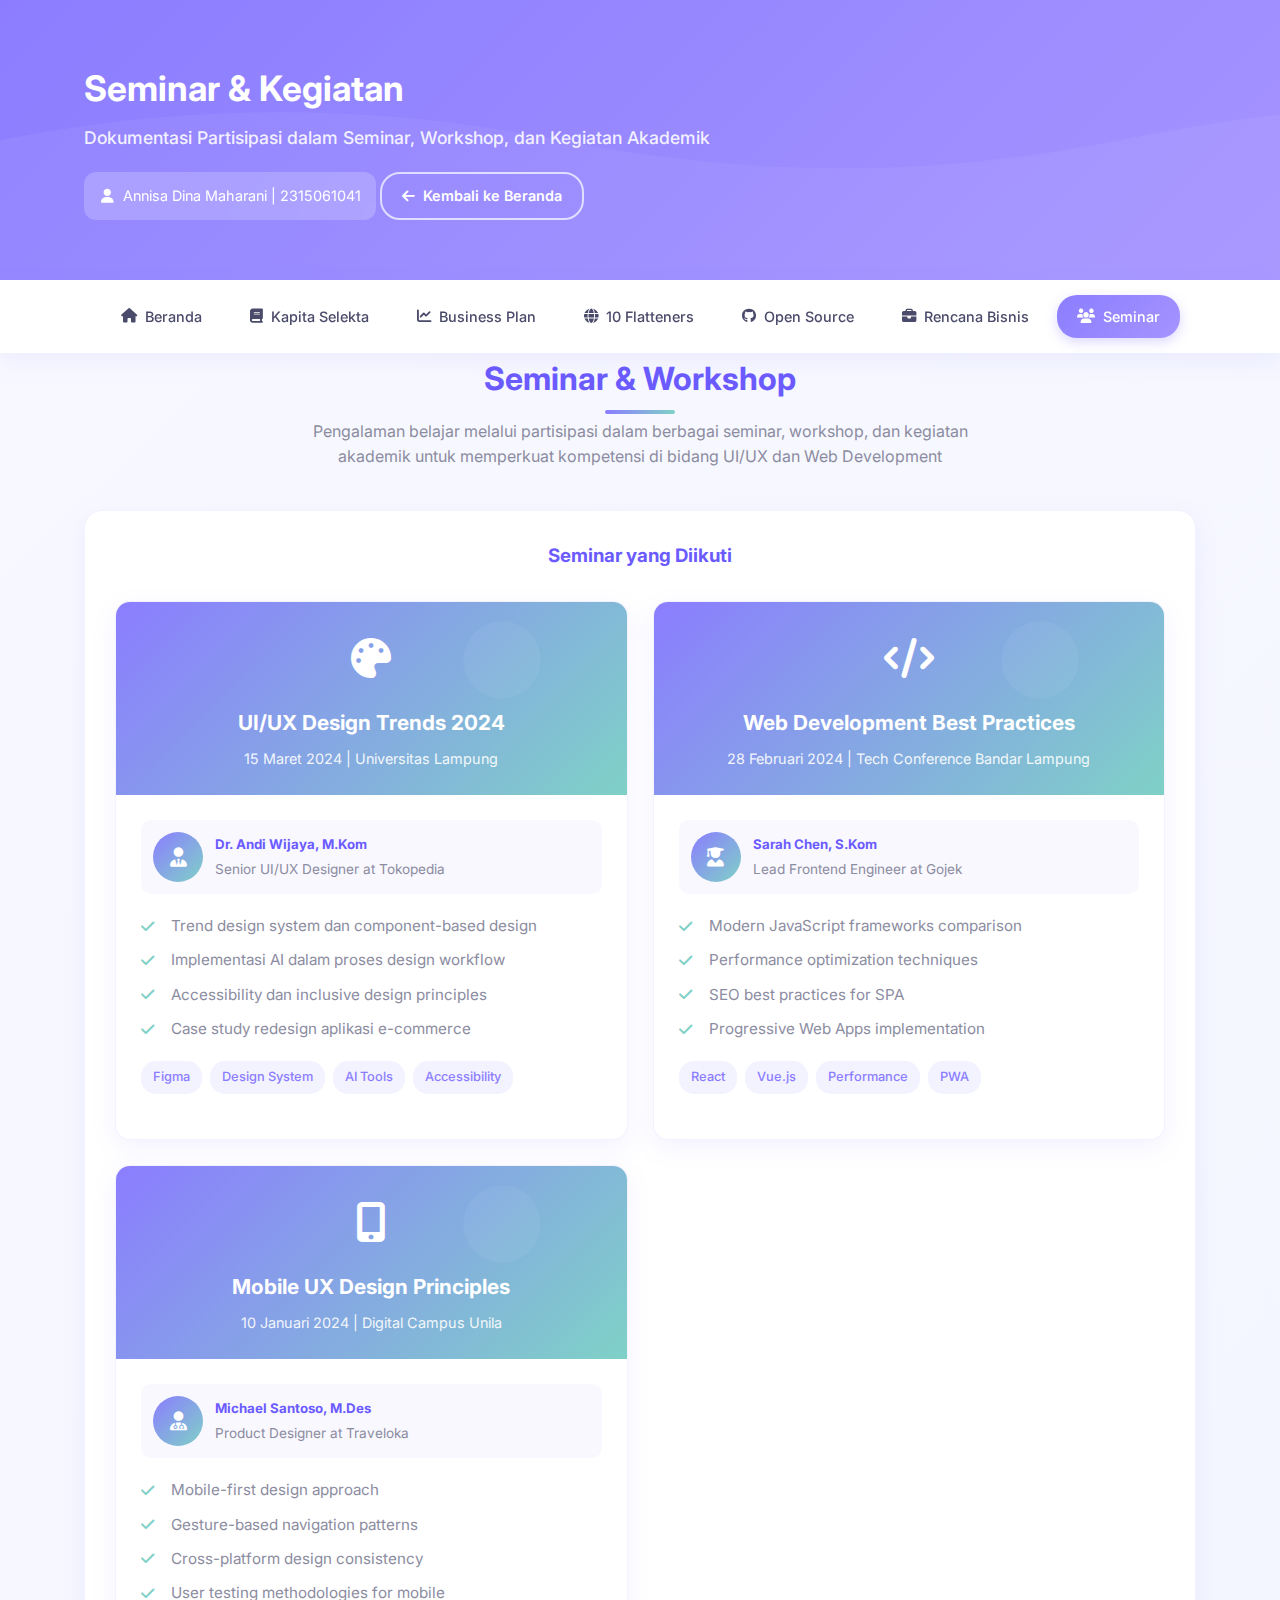
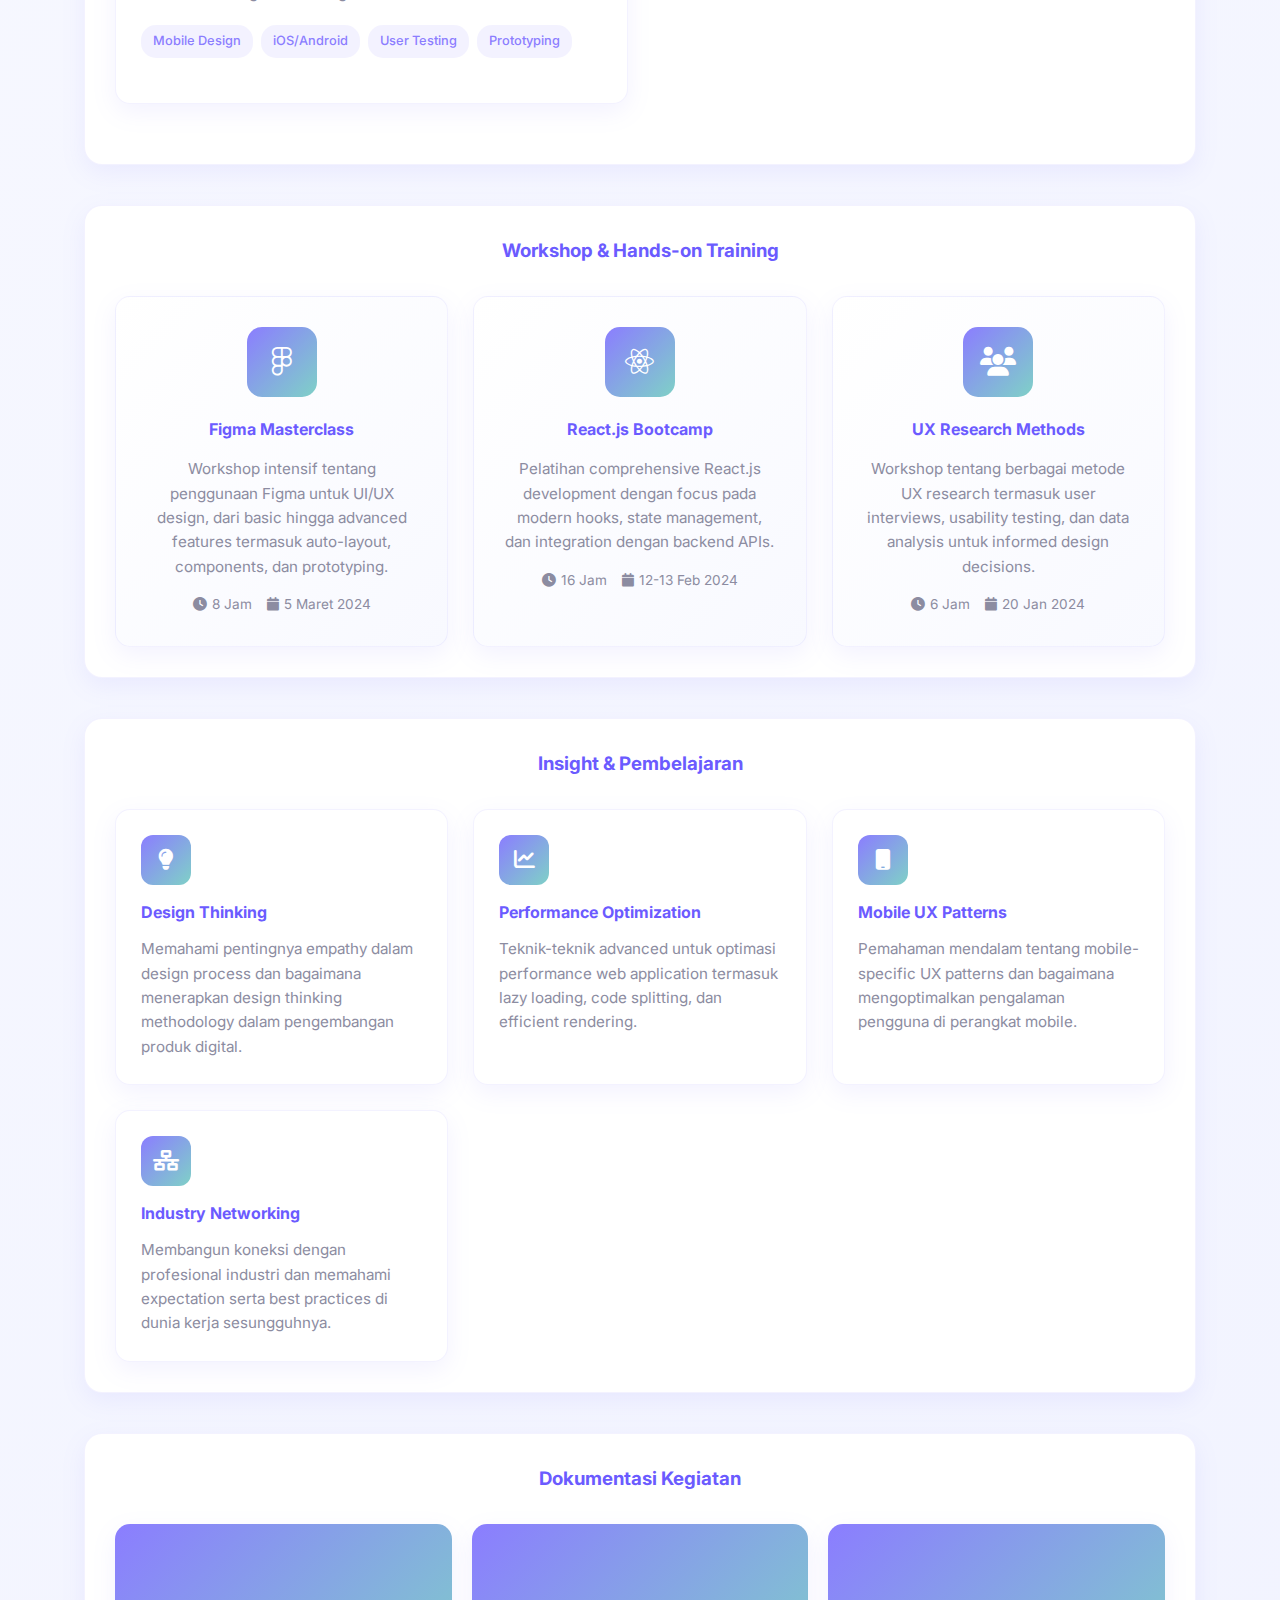
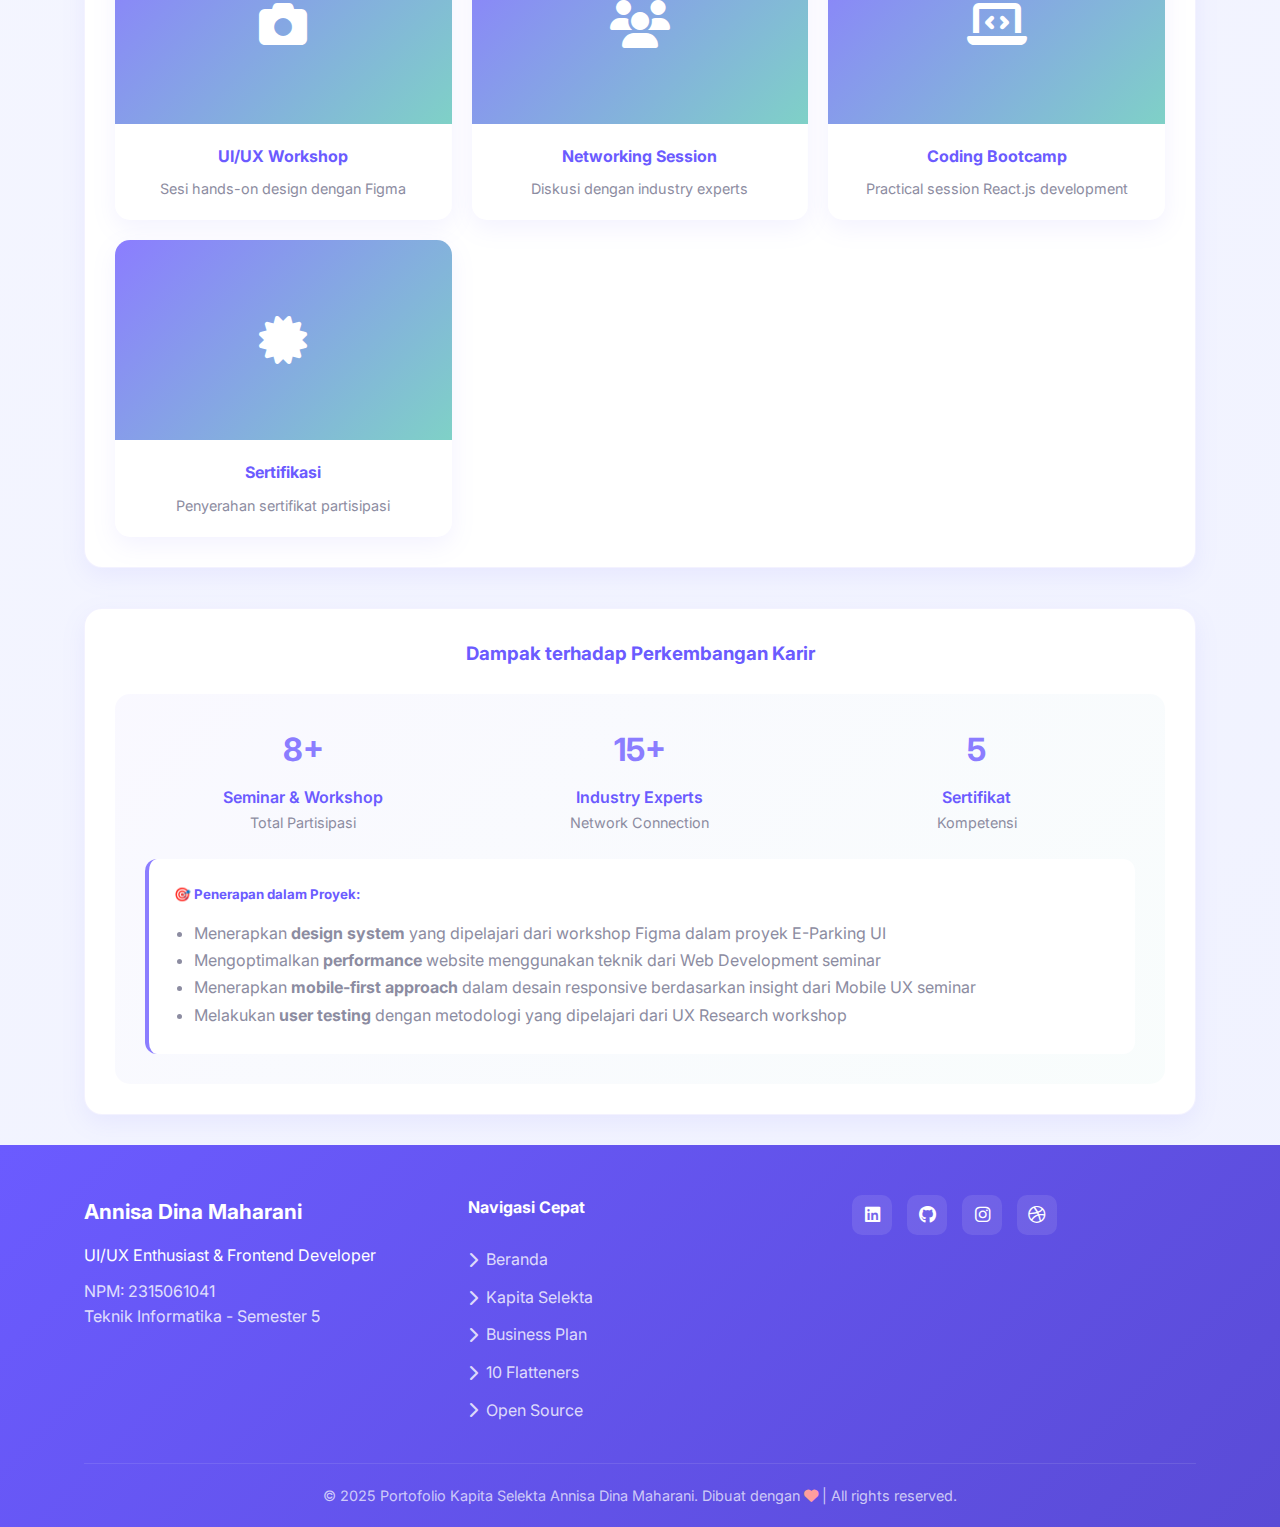
<file: seminar.html>
<!DOCTYPE html>
<html lang="id">
<head>
    <meta charset="UTF-8">
    <meta name="viewport" content="width=device-width, initial-scale=1.0">
    <title>Seminar & Kegiatan | Portofolio Annisa Dina Maharani</title>
    <link rel="stylesheet" href="https://cdnjs.cloudflare.com/ajax/libs/font-awesome/6.4.0/css/all.min.css">
    <link href="https://fonts.googleapis.com/css2?family=Inter:wght@300;400;500;600;700&display=swap" rel="stylesheet">
    <style>
        :root {
            --primary: #8B7DFF;
            --primary-light: #A594FF;
            --primary-dark: #6B5BFF;
            --secondary: #FF9E9E;
            --accent: #7FD1C7;
            --light: #F8F9FF;
            --dark: #4A4A6A;
            --gray: #8C8CA1;
            --success: #7FD1C7;
            --warning: #FFD166;
            --danger: #FF9E9E;
            --shadow: 0 8px 25px rgba(139, 125, 255, 0.1);
            --transition: all 0.3s ease;
        }

        * {
            margin: 0;
            padding: 0;
            box-sizing: border-box;
        }

        body {
            font-family: 'Inter', sans-serif;
            line-height: 1.6;
            color: var(--dark);
            background: linear-gradient(135deg, #F8F9FF 0%, #F0F2FF 100%);
            min-height: 100vh;
        }

        .container {
            width: 90%;
            max-width: 1200px;
            margin: 0 auto;
            padding: 0 20px;
        }

        /* Header */
        header {
            background: linear-gradient(135deg, var(--primary) 0%, var(--primary-light) 100%);
            color: white;
            padding: 60px 0 40px;
            position: relative;
            overflow: hidden;
        }

        header::before {
            content: '';
            position: absolute;
            top: 0;
            left: 0;
            width: 100%;
            height: 100%;
            background: url('data:image/svg+xml,<svg xmlns="http://www.w3.org/2000/svg" viewBox="0 0 1000 100" fill="%23ffffff" opacity="0.05"><path d="M500,50 Q550,20 600,50 T700,50 T800,50 T900,50 T1000,50 L1000,100 L0,100 L0,50 Q100,30 200,50 T400,50 T500,50"/></svg>');
            background-size: cover;
        }

        .header-content {
            display: flex;
            align-items: center;
            justify-content: space-between;
            gap: 40px;
            position: relative;
            z-index: 1;
        }

        .profile-info {
            flex: 1;
        }

        h1 {
            font-size: 2.2rem;
            font-weight: 700;
            margin-bottom: 8px;
        }

        .page-title {
            font-size: 1.1rem;
            font-weight: 500;
            margin-bottom: 20px;
            color: rgba(255, 255, 255, 0.9);
        }

        .student-info {
            background: rgba(255, 255, 255, 0.2);
            padding: 12px 15px;
            border-radius: 12px;
            margin-bottom: 20px;
            backdrop-filter: blur(10px);
            display: inline-block;
        }

        .info-item {
            display: flex;
            align-items: center;
            gap: 8px;
            font-size: 0.9rem;
        }

        .info-item i {
            width: 16px;
            text-align: center;
        }

        .btn {
            display: inline-flex;
            align-items: center;
            gap: 8px;
            padding: 10px 20px;
            border-radius: 20px;
            text-decoration: none;
            font-weight: 600;
            transition: var(--transition);
            border: none;
            cursor: pointer;
            font-size: 0.9rem;
        }

        .btn-outline {
            background-color: transparent;
            color: white;
            border: 2px solid rgba(255, 255, 255, 0.7);
        }

        .btn-outline:hover {
            background-color: white;
            color: var(--primary);
            transform: translateY(-2px);
        }

        /* Navigation */
        nav {
            background-color: white;
            box-shadow: var(--shadow);
            position: sticky;
            top: 0;
            z-index: 100;
        }

        nav .container {
            display: flex;
            justify-content: center;
            flex-wrap: wrap;
            gap: 8px;
            padding: 15px 0;
        }

        .nav-link {
            padding: 10px 20px;
            text-decoration: none;
            color: var(--dark);
            font-weight: 500;
            border-radius: 20px;
            transition: var(--transition);
            display: flex;
            align-items: center;
            gap: 8px;
            font-size: 0.9rem;
        }

        .nav-link:hover, .nav-link.active {
            background: linear-gradient(135deg, var(--primary), var(--primary-light));
            color: white;
            box-shadow: 0 4px 12px rgba(139, 125, 255, 0.3);
        }

        /* Main Content */
        main {
            padding: 50px 0;
        }

        .section-header {
            text-align: center;
            margin-bottom: 40px;
        }

        .section-header h2 {
            font-size: 2rem;
            margin-bottom: 15px;
            color: var(--primary-dark);
            position: relative;
            display: inline-block;
        }

        .section-header h2::after {
            content: '';
            position: absolute;
            bottom: -10px;
            left: 50%;
            transform: translateX(-50%);
            width: 70px;
            height: 4px;
            background: linear-gradient(to right, var(--primary), var(--accent));
            border-radius: 2px;
        }

        .section-desc {
            max-width: 700px;
            margin: 0 auto 30px;
            color: var(--gray);
            font-size: 1rem;
            line-height: 1.6;
        }

        .card {
            background-color: white;
            border-radius: 18px;
            padding: 30px;
            margin-bottom: 30px;
            box-shadow: var(--shadow);
            transition: var(--transition);
            border: 1px solid rgba(139, 125, 255, 0.1);
        }

        .card:hover {
            transform: translateY(-5px);
            box-shadow: 0 15px 35px rgba(139, 125, 255, 0.15);
        }

        .highlight {
            color: var(--primary);
            font-weight: 600;
        }

        /* Seminar Grid */
        .seminar-grid {
            display: grid;
            grid-template-columns: repeat(auto-fit, minmax(350px, 1fr));
            gap: 25px;
            margin: 30px 0;
        }

        .seminar-card {
            background: white;
            border-radius: 15px;
            overflow: hidden;
            box-shadow: var(--shadow);
            transition: var(--transition);
            border: 1px solid rgba(139, 125, 255, 0.1);
        }

        .seminar-card:hover {
            transform: translateY(-8px);
            box-shadow: 0 15px 35px rgba(139, 125, 255, 0.15);
        }

        .seminar-header {
            background: linear-gradient(135deg, var(--primary), var(--accent));
            color: white;
            padding: 25px;
            text-align: center;
            position: relative;
            overflow: hidden;
        }

        .seminar-header::before {
            content: '';
            position: absolute;
            top: 0;
            left: 0;
            width: 100%;
            height: 100%;
            background: url('data:image/svg+xml,<svg xmlns="http://www.w3.org/2000/svg" viewBox="0 0 1000 100" fill="%23ffffff" opacity="0.05"><circle cx="200" cy="30" r="20"/><circle cx="600" cy="60" r="15"/><circle cx="800" cy="20" r="25"/></svg>');
            background-size: cover;
        }

        .seminar-icon {
            font-size: 2.5rem;
            margin-bottom: 15px;
            position: relative;
            z-index: 1;
        }

        .seminar-header h4 {
            font-size: 1.3rem;
            margin-bottom: 8px;
            position: relative;
            z-index: 1;
        }

        .seminar-date {
            opacity: 0.9;
            font-size: 0.9rem;
            position: relative;
            z-index: 1;
        }

        .seminar-content {
            padding: 25px;
        }

        .seminar-speaker {
            display: flex;
            align-items: center;
            gap: 12px;
            margin-bottom: 15px;
            padding: 12px;
            background: rgba(139, 125, 255, 0.05);
            border-radius: 10px;
        }

        .speaker-avatar {
            width: 50px;
            height: 50px;
            background: linear-gradient(135deg, var(--primary), var(--accent));
            border-radius: 50%;
            display: flex;
            justify-content: center;
            align-items: center;
            color: white;
            font-size: 1.2rem;
        }

        .speaker-info h5 {
            margin-bottom: 4px;
            color: var(--primary-dark);
        }

        .speaker-info p {
            color: var(--gray);
            font-size: 0.85rem;
        }

        .seminar-features {
            margin: 20px 0;
        }

        .feature-item {
            display: flex;
            align-items: center;
            gap: 10px;
            margin-bottom: 10px;
            color: var(--gray);
            font-size: 0.95rem;
        }

        .feature-item i {
            color: var(--success);
            width: 20px;
        }

        .seminar-tech {
            display: flex;
            flex-wrap: wrap;
            gap: 8px;
            margin: 20px 0;
        }

        .tech-tag {
            padding: 6px 12px;
            background: rgba(139, 125, 255, 0.1);
            color: var(--primary);
            border-radius: 15px;
            font-size: 0.8rem;
            font-weight: 500;
        }

        /* Workshop Section */
        .workshop-section {
            margin: 40px 0;
        }

        .workshop-cards {
            display: grid;
            grid-template-columns: repeat(auto-fit, minmax(300px, 1fr));
            gap: 25px;
            margin-top: 30px;
        }

        .workshop-card {
            background: linear-gradient(135deg, #FFFFFF, #F8F9FF);
            padding: 30px;
            border-radius: 15px;
            text-align: center;
            box-shadow: var(--shadow);
            transition: var(--transition);
            border: 1px solid rgba(139, 125, 255, 0.1);
        }

        .workshop-card:hover {
            transform: translateY(-5px);
        }

        .workshop-icon {
            width: 70px;
            height: 70px;
            background: linear-gradient(135deg, var(--primary), var(--accent));
            border-radius: 15px;
            display: flex;
            justify-content: center;
            align-items: center;
            margin: 0 auto 20px;
            color: white;
            font-size: 1.8rem;
        }

        .workshop-card h4 {
            margin-bottom: 15px;
            color: var(--primary-dark);
        }

        .workshop-card p {
            color: var(--gray);
            font-size: 0.95rem;
            line-height: 1.6;
            margin-bottom: 15px;
        }

        .workshop-meta {
            display: flex;
            justify-content: center;
            gap: 15px;
            margin-top: 15px;
        }

        .meta-item {
            display: flex;
            align-items: center;
            gap: 5px;
            color: var(--gray);
            font-size: 0.85rem;
        }

        /* Insights Section */
        .insights-section {
            margin: 40px 0;
        }

        .insights-grid {
            display: grid;
            grid-template-columns: repeat(auto-fit, minmax(300px, 1fr));
            gap: 25px;
            margin-top: 30px;
        }

        .insight-card {
            background: white;
            padding: 25px;
            border-radius: 15px;
            box-shadow: var(--shadow);
            transition: var(--transition);
            border: 1px solid rgba(139, 125, 255, 0.1);
        }

        .insight-card:hover {
            transform: translateY(-5px);
        }

        .insight-icon {
            width: 50px;
            height: 50px;
            background: linear-gradient(135deg, var(--primary), var(--accent));
            border-radius: 12px;
            display: flex;
            justify-content: center;
            align-items: center;
            margin-bottom: 15px;
            color: white;
            font-size: 1.3rem;
        }

        .insight-card h4 {
            margin-bottom: 12px;
            color: var(--primary-dark);
        }

        .insight-card p {
            color: var(--gray);
            font-size: 0.95rem;
            line-height: 1.6;
        }

        /* Gallery Section */
        .gallery-section {
            margin: 40px 0;
        }

        .gallery-grid {
            display: grid;
            grid-template-columns: repeat(auto-fit, minmax(250px, 1fr));
            gap: 20px;
            margin-top: 30px;
        }

        .gallery-item {
            background: white;
            border-radius: 15px;
            overflow: hidden;
            box-shadow: var(--shadow);
            transition: var(--transition);
        }

        .gallery-item:hover {
            transform: translateY(-5px);
        }

        .gallery-image {
            height: 200px;
            background: linear-gradient(135deg, var(--primary), var(--accent));
            display: flex;
            justify-content: center;
            align-items: center;
            color: white;
            font-size: 3rem;
        }

        .gallery-content {
            padding: 20px;
            text-align: center;
        }

        .gallery-content h4 {
            margin-bottom: 8px;
            color: var(--primary-dark);
        }

        .gallery-content p {
            color: var(--gray);
            font-size: 0.9rem;
        }

        /* Footer */
        footer {
            background: linear-gradient(135deg, var(--primary-dark), #5A4BD6);
            color: white;
            padding: 50px 0 20px;
        }

        .footer-content {
            display: grid;
            grid-template-columns: repeat(auto-fit, minmax(250px, 1fr));
            gap: 40px;
            margin-bottom: 40px;
        }

        .footer-info h3 {
            margin-bottom: 15px;
            font-size: 1.3rem;
        }

        .footer-links {
            display: flex;
            flex-direction: column;
            gap: 12px;
        }

        .footer-links a {
            color: rgba(255, 255, 255, 0.8);
            text-decoration: none;
            transition: var(--transition);
            display: flex;
            align-items: center;
            gap: 8px;
        }

        .footer-links a:hover {
            color: white;
            transform: translateX(5px);
        }

        .footer-social {
            display: flex;
            gap: 15px;
        }

        .footer-social a {
            width: 40px;
            height: 40px;
            background: rgba(255, 255, 255, 0.1);
            border-radius: 10px;
            display: flex;
            justify-content: center;
            align-items: center;
            color: white;
            text-decoration: none;
            transition: var(--transition);
            font-size: 1.1rem;
        }

        .footer-social a:hover {
            background: var(--accent);
            transform: translateY(-3px);
            box-shadow: 0 5px 15px rgba(127, 209, 199, 0.4);
        }

        .footer-bottom {
            text-align: center;
            padding-top: 20px;
            border-top: 1px solid rgba(255, 255, 255, 0.1);
            color: rgba(255, 255, 255, 0.7);
            font-size: 0.9rem;
        }

        /* Back to Top Button */
        .back-to-top {
            position: fixed;
            bottom: 30px;
            right: 30px;
            width: 45px;
            height: 45px;
            background: linear-gradient(135deg, var(--primary), var(--accent));
            color: white;
            border: none;
            border-radius: 12px;
            display: flex;
            justify-content: center;
            align-items: center;
            font-size: 1.1rem;
            cursor: pointer;
            box-shadow: 0 5px 15px rgba(139, 125, 255, 0.4);
            transition: var(--transition);
            opacity: 0;
            visibility: hidden;
            z-index: 1000;
        }

        .back-to-top.show {
            opacity: 1;
            visibility: visible;
        }

        .back-to-top:hover {
            transform: translateY(-3px);
            box-shadow: 0 8px 20px rgba(139, 125, 255, 0.5);
        }

        /* Responsive Design */
        @media (max-width: 768px) {
            .header-content {
                flex-direction: column;
                text-align: center;
                gap: 20px;
            }
            
            h1 {
                font-size: 1.8rem;
            }
            
            .section-header h2 {
                font-size: 1.6rem;
            }
            
            nav .container {
                justify-content: flex-start;
                overflow-x: auto;
                padding-bottom: 10px;
            }
            
            .nav-link {
                white-space: nowrap;
                font-size: 0.85rem;
                padding: 8px 16px;
            }
            
            .card {
                padding: 25px;
            }
            
            .seminar-grid {
                grid-template-columns: 1fr;
            }
            
            .workshop-cards {
                grid-template-columns: 1fr;
            }
            
            .insights-grid {
                grid-template-columns: 1fr;
            }
            
            .gallery-grid {
                grid-template-columns: repeat(2, 1fr);
            }
        }

        /* Animations */
        @keyframes fadeIn {
            from { opacity: 0; transform: translateY(30px); }
            to { opacity: 1; transform: translateY(0); }
        }

        @keyframes slideInLeft {
            from { opacity: 0; transform: translateX(-30px); }
            to { opacity: 1; transform: translateX(0); }
        }

        .fade-in {
            animation: fadeIn 0.8s ease forwards;
        }

        .slide-in-left {
            animation: slideInLeft 0.8s ease forwards;
        }

        .delay-1 { animation-delay: 0.2s; }
        .delay-2 { animation-delay: 0.4s; }
        .delay-3 { animation-delay: 0.6s; }
    </style>
</head>
<body>
    <!-- Header -->
    <header>
        <div class="container">
            <div class="header-content">
                <div class="profile-info">
                    <h1>Seminar & Kegiatan</h1>
                    <p class="page-title">Dokumentasi Partisipasi dalam Seminar, Workshop, dan Kegiatan Akademik</p>
                    <div class="student-info">
                        <div class="info-item">
                            <i class="fas fa-user"></i>
                            <span>Annisa Dina Maharani | 2315061041</span>
                        </div>
                    </div>
                    <a href="index.html" class="btn btn-outline">
                        <i class="fas fa-arrow-left"></i> Kembali ke Beranda
                    </a>
                </div>
            </div>
        </div>
    </header>

    <!-- Navigation -->
    <nav>
        <div class="container">
            <a href="index.html" class="nav-link">
                <i class="fas fa-home"></i> Beranda
            </a>
            <a href="kapsel.html" class="nav-link">
                <i class="fas fa-book"></i> Kapita Selekta
            </a>
            <a href="business-plan.html" class="nav-link">
                <i class="fas fa-chart-line"></i> Business Plan
            </a>
            <a href="flatteners.html" class="nav-link">
                <i class="fas fa-globe"></i> 10 Flatteners
            </a>
            <a href="open-source.html" class="nav-link">
                <i class="fab fa-github"></i> Open Source
            </a>
            <a href="rencanabisnis.html" class="nav-link">
                <i class="fas fa-briefcase"></i> Rencana Bisnis
            </a>
            <a href="seminar.html" class="nav-link active">
                <i class="fas fa-users"></i> Seminar
            </a>
        </div>
    </nav>

    <!-- Main Content -->
    <main class="container">
        <section class="fade-in">
            <div class="section-header">
                <h2>Seminar & Workshop</h2>
                <p class="section-desc">Pengalaman belajar melalui partisipasi dalam berbagai seminar, workshop, dan kegiatan akademik untuk memperkuat kompetensi di bidang UI/UX dan Web Development</p>
            </div>
            
            <!-- Seminar Grid -->
            <div class="card">
                <h3 style="text-align: center; margin-bottom: 30px; color: var(--primary-dark);">Seminar yang Diikuti</h3>
                
                <div class="seminar-grid">
                    <!-- Seminar 1 -->
                    <div class="seminar-card fade-in">
                        <div class="seminar-header">
                            <div class="seminar-icon">
                                <i class="fas fa-palette"></i>
                            </div>
                            <h4>UI/UX Design Trends 2024</h4>
                            <div class="seminar-date">15 Maret 2024 | Universitas Lampung</div>
                        </div>
                        <div class="seminar-content">
                            <div class="seminar-speaker">
                                <div class="speaker-avatar">
                                    <i class="fas fa-user-tie"></i>
                                </div>
                                <div class="speaker-info">
                                    <h5>Dr. Andi Wijaya, M.Kom</h5>
                                    <p>Senior UI/UX Designer at Tokopedia</p>
                                </div>
                            </div>
                            
                            <div class="seminar-features">
                                <div class="feature-item">
                                    <i class="fas fa-check"></i>
                                    <span>Trend design system dan component-based design</span>
                                </div>
                                <div class="feature-item">
                                    <i class="fas fa-check"></i>
                                    <span>Implementasi AI dalam proses design workflow</span>
                                </div>
                                <div class="feature-item">
                                    <i class="fas fa-check"></i>
                                    <span>Accessibility dan inclusive design principles</span>
                                </div>
                                <div class="feature-item">
                                    <i class="fas fa-check"></i>
                                    <span>Case study redesign aplikasi e-commerce</span>
                                </div>
                            </div>
                            
                            <div class="seminar-tech">
                                <span class="tech-tag">Figma</span>
                                <span class="tech-tag">Design System</span>
                                <span class="tech-tag">AI Tools</span>
                                <span class="tech-tag">Accessibility</span>
                            </div>
                        </div>
                    </div>
                    
                    <!-- Seminar 2 -->
                    <div class="seminar-card fade-in delay-1">
                        <div class="seminar-header">
                            <div class="seminar-icon">
                                <i class="fas fa-code"></i>
                            </div>
                            <h4>Web Development Best Practices</h4>
                            <div class="seminar-date">28 Februari 2024 | Tech Conference Bandar Lampung</div>
                        </div>
                        <div class="seminar-content">
                            <div class="seminar-speaker">
                                <div class="speaker-avatar">
                                    <i class="fas fa-user-graduate"></i>
                                </div>
                                <div class="speaker-info">
                                    <h5>Sarah Chen, S.Kom</h5>
                                    <p>Lead Frontend Engineer at Gojek</p>
                                </div>
                            </div>
                            
                            <div class="seminar-features">
                                <div class="feature-item">
                                    <i class="fas fa-check"></i>
                                    <span>Modern JavaScript frameworks comparison</span>
                                </div>
                                <div class="feature-item">
                                    <i class="fas fa-check"></i>
                                    <span>Performance optimization techniques</span>
                                </div>
                                <div class="feature-item">
                                    <i class="fas fa-check"></i>
                                    <span>SEO best practices for SPA</span>
                                </div>
                                <div class="feature-item">
                                    <i class="fas fa-check"></i>
                                    <span>Progressive Web Apps implementation</span>
                                </div>
                            </div>
                            
                            <div class="seminar-tech">
                                <span class="tech-tag">React</span>
                                <span class="tech-tag">Vue.js</span>
                                <span class="tech-tag">Performance</span>
                                <span class="tech-tag">PWA</span>
                            </div>
                        </div>
                    </div>
                    
                    <!-- Seminar 3 -->
                    <div class="seminar-card fade-in delay-2">
                        <div class="seminar-header">
                            <div class="seminar-icon">
                                <i class="fas fa-mobile-alt"></i>
                            </div>
                            <h4>Mobile UX Design Principles</h4>
                            <div class="seminar-date">10 Januari 2024 | Digital Campus Unila</div>
                        </div>
                        <div class="seminar-content">
                            <div class="seminar-speaker">
                                <div class="speaker-avatar">
                                    <i class="fas fa-user-md"></i>
                                </div>
                                <div class="speaker-info">
                                    <h5>Michael Santoso, M.Des</h5>
                                    <p>Product Designer at Traveloka</p>
                                </div>
                            </div>
                            
                            <div class="seminar-features">
                                <div class="feature-item">
                                    <i class="fas fa-check"></i>
                                    <span>Mobile-first design approach</span>
                                </div>
                                <div class="feature-item">
                                    <i class="fas fa-check"></i>
                                    <span>Gesture-based navigation patterns</span>
                                </div>
                                <div class="feature-item">
                                    <i class="fas fa-check"></i>
                                    <span>Cross-platform design consistency</span>
                                </div>
                                <div class="feature-item">
                                    <i class="fas fa-check"></i>
                                    <span>User testing methodologies for mobile</span>
                                </div>
                            </div>
                            
                            <div class="seminar-tech">
                                <span class="tech-tag">Mobile Design</span>
                                <span class="tech-tag">iOS/Android</span>
                                <span class="tech-tag">User Testing</span>
                                <span class="tech-tag">Prototyping</span>
                            </div>
                        </div>
                    </div>
                </div>
            </div>

            <!-- Workshop Section -->
            <div class="workshop-section">
                <div class="card fade-in">
                    <h3 style="text-align: center; margin-bottom: 30px; color: var(--primary-dark);">Workshop & Hands-on Training</h3>
                    
                    <div class="workshop-cards">
                        <div class="workshop-card slide-in-left">
                            <div class="workshop-icon">
                                <i class="fab fa-figma"></i>
                            </div>
                            <h4>Figma Masterclass</h4>
                            <p>Workshop intensif tentang penggunaan Figma untuk UI/UX design, dari basic hingga advanced features termasuk auto-layout, components, dan prototyping.</p>
                            <div class="workshop-meta">
                                <div class="meta-item">
                                    <i class="fas fa-clock"></i>
                                    <span>8 Jam</span>
                                </div>
                                <div class="meta-item">
                                    <i class="fas fa-calendar"></i>
                                    <span>5 Maret 2024</span>
                                </div>
                            </div>
                        </div>
                        
                        <div class="workshop-card slide-in-left delay-1">
                            <div class="workshop-icon">
                                <i class="fab fa-react"></i>
                            </div>
                            <h4>React.js Bootcamp</h4>
                            <p>Pelatihan comprehensive React.js development dengan focus pada modern hooks, state management, dan integration dengan backend APIs.</p>
                            <div class="workshop-meta">
                                <div class="meta-item">
                                    <i class="fas fa-clock"></i>
                                    <span>16 Jam</span>
                                </div>
                                <div class="meta-item">
                                    <i class="fas fa-calendar"></i>
                                    <span>12-13 Feb 2024</span>
                                </div>
                            </div>
                        </div>
                        
                        <div class="workshop-card slide-in-left delay-2">
                            <div class="workshop-icon">
                                <i class="fas fa-users"></i>
                            </div>
                            <h4>UX Research Methods</h4>
                            <p>Workshop tentang berbagai metode UX research termasuk user interviews, usability testing, dan data analysis untuk informed design decisions.</p>
                            <div class="workshop-meta">
                                <div class="meta-item">
                                    <i class="fas fa-clock"></i>
                                    <span>6 Jam</span>
                                </div>
                                <div class="meta-item">
                                    <i class="fas fa-calendar"></i>
                                    <span>20 Jan 2024</span>
                                </div>
                            </div>
                        </div>
                    </div>
                </div>
            </div>

            <!-- Key Insights -->
            <div class="insights-section">
                <div class="card fade-in">
                    <h3 style="text-align: center; margin-bottom: 30px; color: var(--primary-dark);">Insight & Pembelajaran</h3>
                    
                    <div class="insights-grid">
                        <div class="insight-card slide-in-left">
                            <div class="insight-icon">
                                <i class="fas fa-lightbulb"></i>
                            </div>
                            <h4>Design Thinking</h4>
                            <p>Memahami pentingnya empathy dalam design process dan bagaimana menerapkan design thinking methodology dalam pengembangan produk digital.</p>
                        </div>
                        
                        <div class="insight-card slide-in-left delay-1">
                            <div class="insight-icon">
                                <i class="fas fa-chart-line"></i>
                            </div>
                            <h4>Performance Optimization</h4>
                            <p>Teknik-teknik advanced untuk optimasi performance web application termasuk lazy loading, code splitting, dan efficient rendering.</p>
                        </div>
                        
                        <div class="insight-card slide-in-left delay-2">
                            <div class="insight-icon">
                                <i class="fas fa-mobile"></i>
                            </div>
                            <h4>Mobile UX Patterns</h4>
                            <p>Pemahaman mendalam tentang mobile-specific UX patterns dan bagaimana mengoptimalkan pengalaman pengguna di perangkat mobile.</p>
                        </div>
                        
                        <div class="insight-card slide-in-left delay-3">
                            <div class="insight-icon">
                                <i class="fas fa-network-wired"></i>
                            </div>
                            <h4>Industry Networking</h4>
                            <p>Membangun koneksi dengan profesional industri dan memahami expectation serta best practices di dunia kerja sesungguhnya.</p>
                        </div>
                    </div>
                </div>
            </div>

            <!-- Gallery Section -->
            <div class="gallery-section">
                <div class="card fade-in">
                    <h3 style="text-align: center; margin-bottom: 30px; color: var(--primary-dark);">Dokumentasi Kegiatan</h3>
                    
                    <div class="gallery-grid">
                        <div class="gallery-item">
                            <div class="gallery-image">
                                <i class="fas fa-camera"></i>
                            </div>
                            <div class="gallery-content">
                                <h4>UI/UX Workshop</h4>
                                <p>Sesi hands-on design dengan Figma</p>
                            </div>
                        </div>
                        
                        <div class="gallery-item">
                            <div class="gallery-image">
                                <i class="fas fa-users"></i>
                            </div>
                            <div class="gallery-content">
                                <h4>Networking Session</h4>
                                <p>Diskusi dengan industry experts</p>
                            </div>
                        </div>
                        
                        <div class="gallery-item">
                            <div class="gallery-image">
                                <i class="fas fa-laptop-code"></i>
                            </div>
                            <div class="gallery-content">
                                <h4>Coding Bootcamp</h4>
                                <p>Practical session React.js development</p>
                            </div>
                        </div>
                        
                        <div class="gallery-item">
                            <div class="gallery-image">
                                <i class="fas fa-certificate"></i>
                            </div>
                            <div class="gallery-content">
                                <h4>Sertifikasi</h4>
                                <p>Penyerahan sertifikat partisipasi</p>
                            </div>
                        </div>
                    </div>
                </div>
            </div>

            <!-- Impact Section -->
            <div class="card fade-in">
                <h3 style="text-align: center; margin-bottom: 25px; color: var(--primary-dark);">Dampak terhadap Perkembangan Karir</h3>
                
                <div style="background: linear-gradient(135deg, rgba(139, 125, 255, 0.05), rgba(127, 209, 199, 0.05)); padding: 30px; border-radius: 15px;">
                    <div style="display: grid; grid-template-columns: repeat(auto-fit, minmax(200px, 1fr)); gap: 20px; text-align: center; margin-bottom: 25px;">
                        <div>
                            <div style="font-size: 2rem; color: var(--primary); font-weight: 700; margin-bottom: 10px;">8+</div>
                            <div style="color: var(--primary-dark); font-weight: 600;">Seminar & Workshop</div>
                            <div style="color: var(--gray); font-size: 0.9rem;">Total Partisipasi</div>
                        </div>
                        
                        <div>
                            <div style="font-size: 2rem; color: var(--primary); font-weight: 700; margin-bottom: 10px;">15+</div>
                            <div style="color: var(--primary-dark); font-weight: 600;">Industry Experts</div>
                            <div style="color: var(--gray); font-size: 0.9rem;">Network Connection</div>
                        </div>
                        
                        <div>
                            <div style="font-size: 2rem; color: var(--primary); font-weight: 700; margin-bottom: 10px;">5</div>
                            <div style="color: var(--primary-dark); font-weight: 600;">Sertifikat</div>
                            <div style="color: var(--gray); font-size: 0.9rem;">Kompetensi</div>
                        </div>
                    </div>
                    
                    <div style="padding: 25px; background: white; border-radius: 12px; border-left: 4px solid var(--primary);">
                        <h5 style="color: var(--primary-dark); margin-bottom: 15px;">🎯 Penerapan dalam Proyek:</h5>
                        <ul style="color: var(--gray); line-height: 1.7; padding-left: 20px;">
                            <li>Menerapkan <strong>design system</strong> yang dipelajari dari workshop Figma dalam proyek E-Parking UI</li>
                            <li>Mengoptimalkan <strong>performance</strong> website menggunakan teknik dari Web Development seminar</li>
                            <li>Menerapkan <strong>mobile-first approach</strong> dalam desain responsive berdasarkan insight dari Mobile UX seminar</li>
                            <li>Melakukan <strong>user testing</strong> dengan metodologi yang dipelajari dari UX Research workshop</li>
                        </ul>
                    </div>
                </div>
            </div>
        </section>
    </main>

    <!-- Footer -->
    <footer>
        <div class="container">
            <div class="footer-content">
                <div class="footer-info">
                    <h3>Annisa Dina Maharani</h3>
                    <p>UI/UX Enthusiast & Frontend Developer</p>
                    <p style="margin-top: 10px; opacity: 0.8;">NPM: 2315061041<br>Teknik Informatika - Semester 5</p>
                </div>
                <div class="footer-links">
                    <h4 style="margin-bottom: 15px; color: white;">Navigasi Cepat</h4>
                    <a href="index.html"><i class="fas fa-chevron-right"></i> Beranda</a>
                    <a href="kapsel.html"><i class="fas fa-chevron-right"></i> Kapita Selekta</a>
                    <a href="business-plan.html"><i class="fas fa-chevron-right"></i> Business Plan</a>
                    <a href="flatteners.html"><i class="fas fa-chevron-right"></i> 10 Flatteners</a>
                    <a href="open-source.html"><i class="fas fa-chevron-right"></i> Open Source</a>
                </div>
                <div class="footer-social">
                    <a href="#"><i class="fab fa-linkedin"></i></a>
                    <a href="#"><i class="fab fa-github"></i></a>
                    <a href="#"><i class="fab fa-instagram"></i></a>
                    <a href="#"><i class="fab fa-dribbble"></i></a>
                </div>
            </div>
            <div class="footer-bottom">
                <p>&copy; 2025 Portofolio Kapita Selekta Annisa Dina Maharani. Dibuat dengan <i class="fas fa-heart" style="color: var(--secondary);"></i> | All rights reserved.</p>
            </div>
        </div>
    </footer>

    <!-- Back to Top Button -->
    <button id="backToTop" class="back-to-top">
        <i class="fas fa-chevron-up"></i>
    </button>

    <script>
        // Back to top button functionality
        const backToTopButton = document.getElementById('backToTop');
        
        window.addEventListener('scroll', () => {
            if (window.pageYOffset > 300) {
                backToTopButton.classList.add('show');
            } else {
                backToTopButton.classList.remove('show');
            }
        });
        
        backToTopButton.addEventListener('click', () => {
            window.scrollTo({
                top: 0,
                behavior: 'smooth'
            });
        });
        
        // Navigation active state
        const navLinks = document.querySelectorAll('.nav-link');
        const currentPage = window.location.pathname.split('/').pop() || 'seminar.html';
        
        navLinks.forEach(link => {
            if (link.getAttribute('href') === currentPage) {
                link.classList.add('active');
            }
            
            link.addEventListener('click', function() {
                navLinks.forEach(l => l.classList.remove('active'));
                this.classList.add('active');
            });
        });

        // Add animation on scroll
        const observerOptions = {
            threshold: 0.1,
            rootMargin: '0px 0px -50px 0px'
        };

        const observer = new IntersectionObserver((entries) => {
            entries.forEach(entry => {
                if (entry.isIntersecting) {
                    entry.target.style.animation = 'fadeIn 0.8s ease forwards';
                }
            });
        }, observerOptions);

        // Observe all cards and elements
        document.addEventListener('DOMContentLoaded', () => {
            const elementsToAnimate = document.querySelectorAll('.card, .seminar-card, .workshop-card, .insight-card, .gallery-item');
            elementsToAnimate.forEach(el => {
                observer.observe(el);
            });
        });
    </script>
</body>
</html>
</file>
